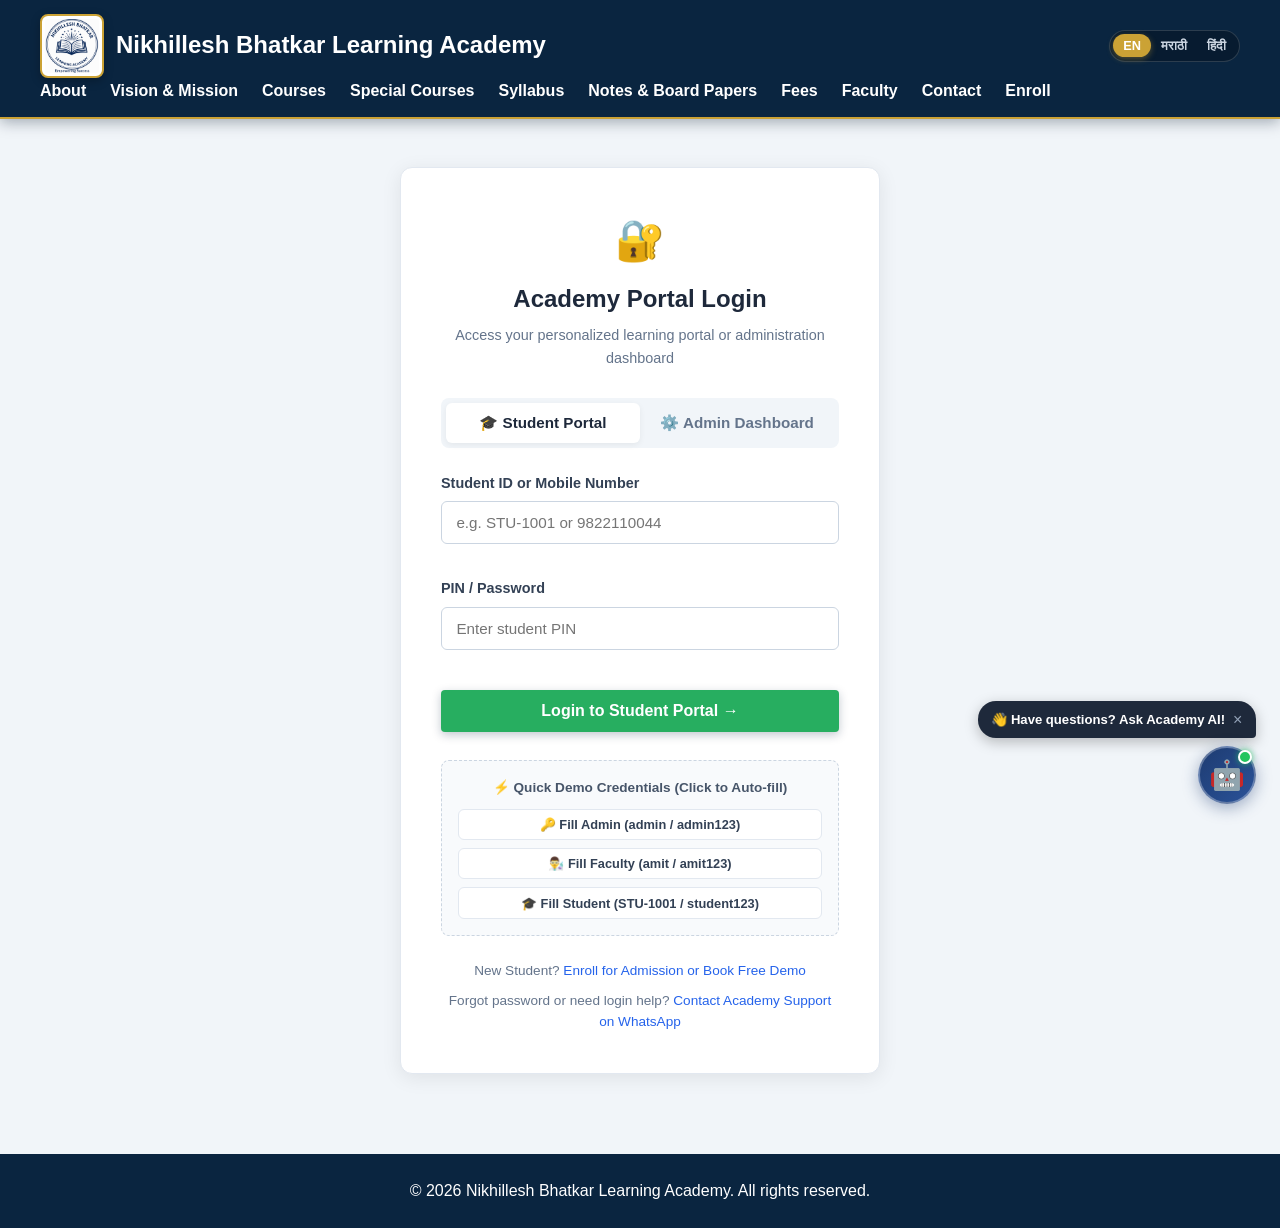
<file: admin.html>
<!DOCTYPE html>
<html lang="en">
<head>
  <meta charset="UTF-8">
  <title>Admin Dashboard — Nikhillesh Bhatkar Learning Academy</title>
  <meta name="viewport" content="width=device-width, initial-scale=1.0">
  <link rel="icon" type="image/png" href="logo.png">
  <link rel="stylesheet" href="style.css">
</head>
<body class="dashboard-body">

  <!-- Top Admin Bar -->
  <header class="admin-topbar">
    <div class="admin-topbar-left">
      <button class="sidebar-toggle-btn" id="sidebarToggleBtn" aria-label="Toggle Sidebar">☰</button>
      <img src="logo.png" alt="Academy Logo" class="topbar-logo" onerror="this.style.display='none'">
      <h2>🏛️ Nikhillesh Bhatkar Learning Academy — Admin Panel</h2>
    </div>
    <div class="admin-topbar-right">
      <!-- Multi-Language Switcher -->
      <div class="lang-switcher">
        <button class="lang-btn active" data-lang="en" title="English">EN</button>
        <button class="lang-btn" data-lang="mr" title="मराठी">मराठी</button>
        <button class="lang-btn" data-lang="hi" title="हिंदी">हिंदी</button>
      </div>
      <span class="admin-user-badge">👤 <strong id="adminDisplayName">Nikhillesh Bhatkar</strong> (Admin)</span>
      <a href="index.html" class="btn-topbar-link" target="_blank" title="View Public Website">🌐 View Website</a>
      <button class="btn-logout" id="adminLogoutBtn">Logout 🚪</button>
    </div>
  </header>

  <div class="admin-layout">

    <!-- Sidebar Navigation -->
    <aside class="admin-sidebar" id="adminSidebar">
      <nav class="sidebar-nav">
        <ul>
          <li><button class="nav-item active" data-tab="tab-overview">📊 Dashboard Overview</button></li>
          <li><button class="nav-item" data-tab="tab-students">👨‍🎓 Student Management</button></li>
          <li><button class="nav-item" data-tab="tab-notes">📚 Notes &amp; Formulas</button></li>
          <li><button class="nav-item" data-tab="tab-papers">📝 Board Question Papers</button></li>
          <li><button class="nav-item" data-tab="tab-notices">📢 Notice Board &amp; Alerts</button></li>
          <li><button class="nav-item" data-tab="tab-inquiries">📥 Inquiries &amp; Demo Leads</button></li>
          <li><button class="nav-item" data-tab="tab-settings">⚙️ Settings &amp; Backup</button></li>
          <li><button class="nav-item" data-tab="tab-tests">📈 Test Marks &amp; Reports</button></li>
          <li><button class="nav-item" data-tab="tab-attendance">📋 Attendance Tracker</button></li>
          <li><button class="nav-item" data-tab="tab-doubts">❓ Student Doubt Box</button></li>
          <li><button class="nav-item" data-tab="tab-fees">💰 Fee Receipts &amp; UPI</button></li>
          <li><button class="nav-item" data-tab="tab-timetable">🗓️ Timetable Manager</button></li>
          <li><button class="nav-item" data-tab="tab-toppers">🏆 Hall of Fame</button></li>
          <li><button class="nav-item" data-tab="tab-whatsapp">💬 WhatsApp Alerts</button></li>
        </ul>
      </nav>
      <div class="sidebar-footer">
        <p>Sangameshwar, Maharashtra</p>
        <small>Academy Management v1.0</small>
      </div>
    </aside>

    <!-- Main Content Area -->
    <main class="admin-main">

      <!-- ================= 1. OVERVIEW TAB ================= -->
      <section id="tab-overview" class="admin-tab-content active">
        <div class="section-title-row">
          <h2>📊 Academy Overview &amp; Key Metrics</h2>
          <div class="quick-actions">
            <button class="btn-primary" id="quickAddStudentBtn">+ Add Student</button>
            <button class="btn-primary" id="quickAddNoteBtn">+ Upload Note</button>
            <button class="btn-primary" id="quickAddPaperBtn">+ Upload Paper</button>
            <button class="btn-primary" id="quickAddNoticeBtn">+ Post Notice</button>
          </div>
        </div>

        <!-- Metric Cards -->
        <div class="metric-grid">
          <div class="metric-card">
            <div class="metric-icon">👨‍🎓</div>
            <div class="metric-info">
              <span class="metric-label">Total Enrolled Students</span>
              <h3 id="statTotalStudents">5</h3>
            </div>
          </div>
          <div class="metric-card">
            <div class="metric-icon">📚</div>
            <div class="metric-info">
              <span class="metric-label">Study Notes &amp; Formulas</span>
              <h3 id="statTotalNotes">9</h3>
            </div>
          </div>
          <div class="metric-card">
            <div class="metric-icon">📝</div>
            <div class="metric-info">
              <span class="metric-label">Board Papers &amp; PYQs</span>
              <h3 id="statTotalPapers">14</h3>
            </div>
          </div>
          <div class="metric-card">
            <div class="metric-icon">📢</div>
            <div class="metric-info">
              <span class="metric-label">Active Announcements</span>
              <h3 id="statTotalNotices">3</h3>
            </div>
          </div>
          <div class="metric-card">
            <div class="metric-icon">📥</div>
            <div class="metric-info">
              <span class="metric-label">Pending Inquiries &amp; Demos</span>
              <h3 id="statTotalInquiries">3</h3>
            </div>
          </div>
        </div>

        <!-- Recent Activity 2-Col Grid -->
        <div class="dashboard-split-grid">
          <!-- Recent Inquiries -->
          <div class="dash-card">
            <div class="dash-card-header">
              <h3>📥 Recent Admission Inquiries</h3>
              <button class="btn-link" onclick="switchAdminTab('tab-inquiries')">View All →</button>
            </div>
            <div class="table-responsive">
              <table class="dash-table">
                <thead>
                  <tr>
                    <th>Student / Parent</th>
                    <th>Type</th>
                    <th>Standard</th>
                    <th>Status</th>
                  </tr>
                </thead>
                <tbody id="overviewInquiriesTable"></tbody>
              </table>
            </div>
          </div>

          <!-- Active Announcements -->
          <div class="dash-card">
            <div class="dash-card-header">
              <h3>📢 Active Notice Board</h3>
              <button class="btn-link" onclick="switchAdminTab('tab-notices')">Manage Notices →</button>
            </div>
            <div id="overviewNoticesList" class="overview-notices-container"></div>
          </div>
        </div>
      </section>

      <!-- ================= 2. STUDENTS TAB ================= -->
      <section id="tab-students" class="admin-tab-content">
        <div class="section-title-row">
          <h2>👨‍🎓 Student Directory &amp; Fees Management</h2>
          <div class="action-btn-group">
            <button class="btn-primary" id="openAddStudentModalBtn">+ Add New Student</button>
            <button class="btn-secondary" id="exportStudentsCsvBtn">📥 Export CSV</button>
          </div>
        </div>

        <!-- Student Filters -->
        <div class="table-filter-bar">
          <input type="text" id="studentSearchInput" placeholder="🔍 Search student by name, phone, or ID (e.g. Rahul, STU-1001)...">
          <select id="studentStandardFilter">
            <option value="all">All Standards</option>
            <option value="Standard 8">Standard 8</option>
            <option value="Standard 9">Standard 9</option>
            <option value="Standard 10 (SSC)">Standard 10 (SSC)</option>
            <option value="Standard 12 (HSC)">Standard 12 (HSC)</option>
            <option value="Special: AI & Stock Market">Special Courses</option>
          </select>
          <select id="studentFeeFilter">
            <option value="all">All Fee Status</option>
            <option value="Paid">Fee Paid</option>
            <option value="Pending">Fee Pending</option>
          </select>
        </div>

        <!-- Students Table -->
        <div class="table-responsive">
          <table class="data-table">
            <thead>
              <tr>
                <th>Student ID</th>
                <th>Student Name</th>
                <th>Standard</th>
                <th>Phone</th>
                <th>Parent Name</th>
                <th>Fee Status</th>
                <th>Actions</th>
              </tr>
            </thead>
            <tbody id="studentsTableBody"></tbody>
          </table>
        </div>
      </section>

      <!-- ================= 3. NOTES TAB ================= -->
      <section id="tab-notes" class="admin-tab-content">
        <div class="section-title-row">
          <h2>📚 Study Notes &amp; Learning Materials Repository</h2>
          <button class="btn-primary" id="openAddNoteModalBtn">+ Upload / Add New Note</button>
        </div>

        <!-- Notes Filter -->
        <div class="table-filter-bar">
          <input type="text" id="noteSearchInput" placeholder="🔍 Search notes by topic, chapter, or keyword...">
          <select id="noteStandardFilter">
            <option value="all">All Standards</option>
            <option value="Standard 8">Standard 8</option>
            <option value="Standard 9">Standard 9</option>
            <option value="Standard 10 (SSC)">Standard 10 (SSC)</option>
            <option value="Standard 12 (HSC)">Standard 12 (HSC)</option>
            <option value="Special: Stock Market">Stock Market</option>
            <option value="Special: AI & Generative AI">AI Mastery</option>
          </select>
        </div>

        <!-- Notes Table -->
        <div class="table-responsive">
          <table class="data-table">
            <thead>
              <tr>
                <th>Title</th>
                <th>Standard</th>
                <th>Subject</th>
                <th>Chapter</th>
                <th>File Size</th>
                <th>Date Added</th>
                <th>Actions</th>
              </tr>
            </thead>
            <tbody id="notesTableBody"></tbody>
          </table>
        </div>
      </section>

      <!-- ================= 3B. BOARD QUESTION PAPERS TAB ================= -->
      <section id="tab-papers" class="admin-tab-content">
        <div class="section-title-row">
          <h2>📝 Maharashtra Board Question Papers &amp; Solutions</h2>
          <button class="btn-primary" id="openAddPaperModalBtn">+ Upload New Question Paper</button>
        </div>

        <!-- Papers Filter -->
        <div class="table-filter-bar">
          <input type="text" id="paperSearchInput" placeholder="🔍 Search papers by year, subject, type, or title...">
          <select id="paperStandardFilter">
            <option value="all">All Standards</option>
            <option value="Standard 10 (SSC)">Standard 10 (SSC)</option>
            <option value="Standard 12 (HSC)">Standard 12 (HSC)</option>
            <option value="Standard 9">Standard 9</option>
            <option value="Standard 8">Standard 8</option>
            <option value="Special: Stock Market">Stock Market</option>
            <option value="Special: AI & Generative AI">AI Mastery</option>
          </select>
          <select id="paperTypeFilter">
            <option value="all">All Paper Categories</option>
            <option value="Board PYQ">Board PYQ (Past Exam)</option>
            <option value="Model Paper">Model Paper / Mock</option>
            <option value="SCERT Question Bank">SCERT Question Bank</option>
          </select>
        </div>

        <!-- Papers Table -->
        <div class="table-responsive">
          <table class="data-table">
            <thead>
              <tr>
                <th>Title &amp; Subject</th>
                <th>Standard</th>
                <th>Year / Session</th>
                <th>Type</th>
                <th>Marks</th>
                <th>Solution Key</th>
                <th>Actions</th>
              </tr>
            </thead>
            <tbody id="papersTableBody"></tbody>
          </table>
        </div>
      </section>

      <!-- ================= 4. NOTICES TAB ================= -->
      <section id="tab-notices" class="admin-tab-content">
        <div class="section-title-row">
          <h2>📢 Notice Board &amp; Announcements Broadcast</h2>
        </div>

        <div class="dashboard-split-grid">
          <!-- Create Notice Form -->
          <div class="dash-card">
            <h3>Post New Announcement</h3>
            <form id="createNoticeForm" class="admin-form">
              <div class="form-group">
                <label for="noticeTitle">Notice Headline / Title <span class="required">*</span></label>
                <input type="text" id="noticeTitle" placeholder="e.g. Special Revision Test for SSC Maths" required>
              </div>
              <div class="form-group">
                <label for="noticeCategory">Category</label>
                <select id="noticeCategory">
                  <option value="Exam Alert">Exam Alert</option>
                  <option value="Workshop">Special Workshop</option>
                  <option value="Holiday">Holiday Announcement</option>
                  <option value="General">General Announcement</option>
                </select>
              </div>
              <div class="form-group">
                <label for="noticeContent">Notice Details / Instructions <span class="required">*</span></label>
                <textarea id="noticeContent" rows="4" placeholder="Enter detailed notice message for students..." required></textarea>
              </div>
              <button type="submit" class="btn-primary">📢 Publish Notice Now</button>
            </form>
          </div>

          <!-- Active Notices List -->
          <div class="dash-card">
            <h3>Currently Active Notices</h3>
            <div id="activeNoticesManagerList" class="active-notices-manager"></div>
          </div>
        </div>
      </section>

      <!-- ================= 5. INQUIRIES TAB ================= -->
      <section id="tab-inquiries" class="admin-tab-content">
        <div class="section-title-row">
          <h2>📥 Admission Inquiries &amp; Free Demo Class Bookings</h2>
          <button class="btn-secondary" id="exportInquiriesCsvBtn">📥 Export Leads</button>
        </div>

        <div class="table-responsive">
          <table class="data-table">
            <thead>
              <tr>
                <th>Date</th>
                <th>Name</th>
                <th>Phone</th>
                <th>Email</th>
                <th>Standard / Course</th>
                <th>Type</th>
                <th>Status</th>
                <th>Quick Actions</th>
              </tr>
            </thead>
            <tbody id="inquiriesTableBody"></tbody>
          </table>
        </div>
      </section>

      <!-- ================= 6. SETTINGS TAB ================= -->
      <section id="tab-settings" class="admin-tab-content">
        <div class="section-title-row">
          <h2>⚙️ Admin Settings &amp; Academy Data Management</h2>
        </div>

        <div class="dashboard-split-grid">
          <!-- Password Change -->
          <div class="dash-card">
            <h3>Change Admin Password</h3>
            <form id="changePasswordForm" class="admin-form">
              <div class="form-group">
                <label for="currentAdminPass">Current Password</label>
                <input type="password" id="currentAdminPass" required>
              </div>
              <div class="form-group">
                <label for="newAdminPass">New Password</label>
                <input type="password" id="newAdminPass" placeholder="At least 6 characters" required>
              </div>
              <div class="form-group">
                <label for="confirmAdminPass">Confirm New Password</label>
                <input type="password" id="confirmAdminPass" required>
              </div>
              <button type="submit" class="btn-primary">Update Password</button>
            </form>
          </div>

          <!-- Backup & Restore -->
          <div class="dash-card">
            <h3>Data Backup &amp; Recovery</h3>
            <p>Export all students, notes, inquiries, and notices as a portable JSON file, or restore from a previous backup.</p>
            <div class="backup-btn-stack">
              <button class="btn-primary" id="downloadBackupBtn">💾 Download Complete Academy Backup (JSON)</button>
              <div class="restore-box">
                <label for="restoreFileInput"><strong>Restore Data from JSON File:</strong></label>
                <input type="file" id="restoreFileInput" accept=".json">
              </div>
              <button class="btn-danger" id="resetDefaultDataBtn">⚠️ Reset to Demo Initial Data</button>
            </div>
          </div>
        </div>
      </section>

      <!-- ================= 7. TEST MARKS & REPORT CARDS ================= -->
      <section id="tab-tests" class="admin-tab-content">
        <div class="section-title-row">
          <h2>📈 Student Test Marks &amp; Report Cards</h2>
          <button class="btn-primary" id="openAddTestBtn">+ Add Test Result</button>
        </div>
        <div class="table-filter-bar">
          <input type="text" id="testSearchInput" placeholder="🔍 Search by student name or test title...">
          <select id="testStandardFilter">
            <option value="all">All Standards</option>
            <option value="Standard 8">Standard 8</option>
            <option value="Standard 9">Standard 9</option>
            <option value="Standard 10 (SSC)">Standard 10 (SSC)</option>
            <option value="Standard 12 (HSC)">Standard 12 (HSC)</option>
            <option value="Special">Special Courses</option>
          </select>
        </div>
        <div class="table-responsive">
          <table class="data-table">
            <thead>
              <tr>
                <th>Student</th>
                <th>Standard</th>
                <th>Test / Exam</th>
                <th>Subject</th>
                <th>Date</th>
                <th>Marks</th>
                <th>Grade</th>
                <th>Actions</th>
              </tr>
            </thead>
            <tbody id="testsTableBody"></tbody>
          </table>
        </div>
      </section>

      <!-- ================= 8. ATTENDANCE TRACKER ================= -->
      <section id="tab-attendance" class="admin-tab-content">
        <div class="section-title-row">
          <h2>📋 Daily Attendance Tracker</h2>
          <button class="btn-primary" id="markTodayAttendanceBtn">📝 Mark Today's Attendance</button>
        </div>
        <div class="table-responsive">
          <table class="data-table">
            <thead>
              <tr>
                <th>Student ID</th>
                <th>Student Name</th>
                <th>Standard</th>
                <th>Total Lectures</th>
                <th>Attended</th>
                <th>Attendance %</th>
                <th>Last Marked</th>
                <th>Today</th>
              </tr>
            </thead>
            <tbody id="attendanceTableBody"></tbody>
          </table>
        </div>
      </section>

      <!-- ================= 9. STUDENT DOUBT BOX ================= -->
      <section id="tab-doubts" class="admin-tab-content">
        <div class="section-title-row">
          <h2>❓ Student Doubt Box &amp; Q&amp;A</h2>
        </div>
        <div class="table-filter-bar">
          <select id="doubtStatusFilter">
            <option value="all">All Doubts</option>
            <option value="Pending">Pending (Unanswered)</option>
            <option value="Resolved">Resolved</option>
          </select>
        </div>
        <div id="doubtsListContainer" class="doubts-container"></div>
      </section>

      <!-- ================= 10. FEE RECEIPTS & UPI ================= -->
      <section id="tab-fees" class="admin-tab-content">
        <div class="section-title-row">
          <h2>💰 Fee Collection, UPI QR &amp; Receipts</h2>
          <div class="action-btn-group">
            <button class="btn-primary" id="openAddReceiptBtn">+ Record Payment</button>
            <button class="btn-secondary" id="exportReceiptsCsvBtn">📥 Export Receipts</button>
          </div>
        </div>

        <div class="dashboard-split-grid">
          <!-- UPI QR Code Card -->
          <div class="dash-card upi-qr-card">
            <h3>📱 Academy UPI QR Code — Scan to Pay</h3>
            <div class="upi-qr-display">
              <div class="upi-qr-placeholder">
                <div class="qr-box-visual">
                  <div style="font-size:80px;text-align:center;">📱</div>
                  <p style="text-align:center;font-weight:bold;margin-top:8px;">Scan with any UPI app</p>
                </div>
                <div class="upi-details-box">
                  <p><strong>UPI ID:</strong> <code>nikhileshbhatkar379@oksbi</code></p>
                  <p><strong>Name:</strong> Nikhillesh Bhatkar</p>
                  <p><strong>Bank:</strong> SBI (State Bank of India)</p>
                  <p style="margin-top:8px;"><small>Accepts: GPay • PhonePe • Paytm • BHIM • Amazon Pay</small></p>
                </div>
              </div>
            </div>
          </div>

          <!-- Recent Receipts -->
          <div class="dash-card">
            <h3>🧾 Recent Fee Receipts</h3>
            <div class="table-responsive">
              <table class="data-table">
                <thead>
                  <tr>
                    <th>Receipt #</th>
                    <th>Student</th>
                    <th>Amount</th>
                    <th>Mode</th>
                    <th>Date</th>
                    <th>Actions</th>
                  </tr>
                </thead>
                <tbody id="receiptsTableBody"></tbody>
              </table>
            </div>
          </div>
        </div>
      </section>

      <!-- ================= 11. TIMETABLE MANAGER ================= -->
      <section id="tab-timetable" class="admin-tab-content">
        <div class="section-title-row">
          <h2>🗓️ Batch Timetable &amp; Lecture Schedule</h2>
          <button class="btn-primary" id="openAddTimetableBtn">+ Add Timetable Entry</button>
        </div>
        <div class="table-responsive">
          <table class="data-table timetable-table">
            <thead>
              <tr>
                <th>Standard / Course</th>
                <th>Days</th>
                <th>Time Slot</th>
                <th>Subjects</th>
                <th>Faculty</th>
                <th>Room</th>
                <th class="text-right">Actions</th>
              </tr>
            </thead>
            <tbody id="timetableTableBody"></tbody>
          </table>
        </div>
      </section>

      <!-- ================= 12. HALL OF FAME ================= -->
      <section id="tab-toppers" class="admin-tab-content">
        <div class="section-title-row">
          <h2>🏆 Hall of Fame — Academy Toppers &amp; Achievements</h2>
          <button class="btn-primary" id="openAddTopperBtn">+ Add Topper</button>
        </div>
        <div id="toppersGalleryAdmin" class="toppers-gallery-grid"></div>
      </section>

      <!-- ================= 13. WHATSAPP QUICK ALERTS ================= -->
      <section id="tab-whatsapp" class="admin-tab-content">
        <div class="section-title-row">
          <h2>💬 1-Click WhatsApp Parent Alerts</h2>
        </div>
        <p class="section-subtitle">Select a student, choose message type, and send pre-filled WhatsApp messages instantly to parents.</p>

        <div class="dashboard-split-grid">
          <div class="dash-card">
            <h3>📱 Quick Alert Sender</h3>
            <div class="admin-form">
              <div class="form-group">
                <label for="waStudentSelect">Select Student</label>
                <select id="waStudentSelect"></select>
              </div>
              <div class="form-group">
                <label>Message Type</label>
                <div class="wa-type-buttons">
                  <button class="btn-wa-type" data-wa-type="fee" onclick="sendWhatsAppAlert('fee')">💰 Fee Due Reminder</button>
                  <button class="btn-wa-type" data-wa-type="test" onclick="sendWhatsAppAlert('test')">📊 Test Marks Alert</button>
                  <button class="btn-wa-type" data-wa-type="absent" onclick="sendWhatsAppAlert('absent')">⚠️ Absence Notice</button>
                  <button class="btn-wa-type" data-wa-type="notice" onclick="sendWhatsAppAlert('notice')">📢 General Notice</button>
                  <button class="btn-wa-type" data-wa-type="custom" onclick="sendWhatsAppAlert('custom')">✏️ Custom Message</button>
                </div>
              </div>
              <div class="form-group" id="customMsgGroup" style="display:none;">
                <label for="waCustomMsg">Custom Message</label>
                <textarea id="waCustomMsg" rows="3" placeholder="Type your custom message here..."></textarea>
              </div>
            </div>
          </div>

          <div class="dash-card">
            <h3>📋 Bulk Alerts — All Parents</h3>
            <div class="wa-bulk-buttons">
              <button class="btn-primary" onclick="sendBulkWhatsAppAlert('fee')">💰 Fee Reminder to All Pending</button>
              <button class="btn-primary" onclick="sendBulkWhatsAppAlert('notice')">📢 Notice Broadcast to All Parents</button>
              <button class="btn-secondary" onclick="sendBulkWhatsAppAlert('welcome')">🎉 Welcome Message to All</button>
            </div>
          </div>
        </div>
      </section>

    </main>
  </div>

  <!-- ================= MODALS ================= -->

  <!-- Add / Edit Student Modal -->
  <div id="studentModal" class="modal-overlay" style="display:none;">
    <div class="modal-card">
      <div class="modal-header">
        <h3 id="studentModalTitle">Add New Student</h3>
        <button class="modal-close" onclick="closeStudentModal()">&times;</button>
      </div>
      <form id="studentModalForm" class="modal-form">
        <input type="hidden" id="modalStudentId">
        <div class="form-group">
          <label for="modalStudentName">Student's Full Name <span class="required">*</span></label>
          <input type="text" id="modalStudentName" placeholder="e.g. Tanmay Kadam" required>
        </div>
        <div class="form-group">
          <label for="modalStudentStandard">Standard / Class <span class="required">*</span></label>
          <select id="modalStudentStandard" required>
            <option value="Standard 8">Standard 8</option>
            <option value="Standard 9">Standard 9</option>
            <option value="Standard 10 (SSC)">Standard 10 (SSC)</option>
            <option value="Standard 12 (HSC)">Standard 12 (HSC)</option>
            <option value="Special: Stock Market">Special: Stock Market</option>
            <option value="Special: AI & Generative AI">Special: AI &amp; Generative AI</option>
            <option value="Special: AI & Stock Market">Special: AI &amp; Stock Market</option>
          </select>
        </div>
        <div class="form-group">
          <label for="modalStudentPhone">Student Phone Number <span class="required">*</span></label>
          <input type="tel" id="modalStudentPhone" placeholder="10-digit number" pattern="[0-9]{10}" required>
        </div>
        <div class="form-group">
          <label for="modalStudentPin">Student Portal PIN / Password <span class="required">*</span></label>
          <input type="text" id="modalStudentPin" value="student123" required>
        </div>
        <div class="form-group">
          <label for="modalParentName">Parent / Guardian Name <span class="required">*</span></label>
          <input type="text" id="modalParentName" placeholder="e.g. Suresh Kadam" required>
        </div>
        <div class="form-group">
          <label for="modalParentPhone">Parent Phone Number</label>
          <input type="tel" id="modalParentPhone" placeholder="10-digit number">
        </div>
        <div class="form-group">
          <label for="modalFeeStatus">Fee Payment Status</label>
          <select id="modalFeeStatus">
            <option value="Paid">Paid</option>
            <option value="Pending">Pending</option>
          </select>
        </div>
        <div class="modal-actions">
          <button type="submit" class="btn-primary">Save Student</button>
          <button type="button" class="btn-secondary" onclick="closeStudentModal()">Cancel</button>
        </div>
      </form>
    </div>
  </div>

  <!-- Add / Edit Note Modal -->
  <div id="noteModal" class="modal-overlay" style="display:none;">
    <div class="modal-card">
      <div class="modal-header">
        <h3 id="noteModalTitle">Upload / Add Study Note</h3>
        <button class="modal-close" onclick="closeNoteModal()">&times;</button>
      </div>
      <form id="noteModalForm" class="modal-form">
        <div class="form-group">
          <label for="modalNoteTitle">Note / Document Title <span class="required">*</span></label>
          <input type="text" id="modalNoteTitle" placeholder="e.g. Class 10 Gravitation & Space Missions Complete Notes" required>
        </div>
        <div class="form-group">
          <label for="modalNoteStandard">Standard / Class <span class="required">*</span></label>
          <select id="modalNoteStandard" required>
            <option value="Standard 8">Standard 8</option>
            <option value="Standard 9">Standard 9</option>
            <option value="Standard 10 (SSC)">Standard 10 (SSC)</option>
            <option value="Standard 12 (HSC)">Standard 12 (HSC)</option>
            <option value="Special: Stock Market">Special: Stock Market</option>
            <option value="Special: AI & Generative AI">Special: AI &amp; Generative AI</option>
          </select>
        </div>
        <div class="form-group">
          <label for="modalNoteSubject">Subject <span class="required">*</span></label>
          <input type="text" id="modalNoteSubject" placeholder="e.g. Science & Technology Part 1" required>
        </div>
        <div class="form-group">
          <label for="modalNoteChapter">Chapter / Module <span class="required">*</span></label>
          <input type="text" id="modalNoteChapter" placeholder="e.g. Chapter 1 & 10" required>
        </div>
        <div class="form-group">
          <label for="modalNoteSize">File Size</label>
          <input type="text" id="modalNoteSize" placeholder="e.g. 2.5 MB" value="2.0 MB">
        </div>
        <div class="form-group">
          <label for="modalNoteDesc">Short Overview / Description <span class="required">*</span></label>
          <textarea id="modalNoteDesc" rows="3" placeholder="Key topics covered, formulas included, and revision points..." required></textarea>
        </div>
        <div class="modal-actions">
          <button type="submit" class="btn-primary">Save Note Material</button>
          <button type="button" class="btn-secondary" onclick="closeNoteModal()">Cancel</button>
        </div>
      </form>
    </div>
  </div>

  <!-- Add / Edit Board Question Paper Modal -->
  <div id="paperModal" class="modal-overlay" style="display:none;">
    <div class="modal-card">
      <div class="modal-header">
        <h3 id="paperModalTitle">Upload / Add Board Question Paper</h3>
        <button class="modal-close" onclick="closePaperModal()">&times;</button>
      </div>
      <form id="paperModalForm" class="modal-form">
        <div class="form-group">
          <label for="modalPaperTitle">Paper Title <span class="required">*</span></label>
          <input type="text" id="modalPaperTitle" placeholder="e.g. Class 10 SSC Mathematics Part 1 March 2024 Board Paper" required>
        </div>
        <div class="form-group">
          <label for="modalPaperStandard">Standard / Class <span class="required">*</span></label>
          <select id="modalPaperStandard" required>
            <option value="Standard 10 (SSC)">Standard 10 (SSC)</option>
            <option value="Standard 12 (HSC)">Standard 12 (HSC)</option>
            <option value="Standard 9">Standard 9</option>
            <option value="Standard 8">Standard 8</option>
            <option value="Special: Stock Market">Special: Stock Market</option>
            <option value="Special: AI & Generative AI">Special: AI &amp; Generative AI</option>
          </select>
        </div>
        <div class="form-group">
          <label for="modalPaperSubject">Subject <span class="required">*</span></label>
          <input type="text" id="modalPaperSubject" placeholder="e.g. Mathematics Part 1 (Algebra)" required>
        </div>
        <div class="form-row-2">
          <div class="form-group">
            <label for="modalPaperYear">Year / Session <span class="required">*</span></label>
            <input type="text" id="modalPaperYear" placeholder="e.g. March 2024" required>
          </div>
          <div class="form-group">
            <label for="modalPaperType">Paper Category <span class="required">*</span></label>
            <select id="modalPaperType" required>
              <option value="Board PYQ">Board PYQ (Past Exam)</option>
              <option value="Model Paper">Model Paper / Preliminary Mock</option>
              <option value="SCERT Question Bank">SCERT Official Question Bank</option>
            </select>
          </div>
        </div>
        <div class="form-row-2">
          <div class="form-group">
            <label for="modalPaperMarks">Total Marks</label>
            <input type="text" id="modalPaperMarks" placeholder="e.g. 40 Marks" value="40 Marks">
          </div>
          <div class="form-group">
            <label for="modalPaperDuration">Duration</label>
            <input type="text" id="modalPaperDuration" placeholder="e.g. 2 Hours" value="2 Hours">
          </div>
        </div>
        <div class="form-group">
          <label for="modalPaperDesc">Description &amp; Key Topics Included <span class="required">*</span></label>
          <textarea id="modalPaperDesc" rows="3" placeholder="Official board examination question paper with worked-out solutions and marking scheme..." required></textarea>
        </div>
        <div class="modal-actions">
          <button type="submit" class="btn-primary">Save Question Paper</button>
          <button type="button" class="btn-secondary" onclick="closePaperModal()">Cancel</button>
        </div>
      </form>
    </div>
  </div>

  <!-- Add Test Result Modal -->
  <div id="testModal" class="modal-overlay" style="display:none;">
    <div class="modal-card">
      <div class="modal-header">
        <h3>Add Test / Exam Result</h3>
        <button class="modal-close" onclick="document.getElementById('testModal').style.display='none'">&times;</button>
      </div>
      <form id="testModalForm" class="modal-form">
        <div class="form-group">
          <label for="modalTestStudent">Student <span class="required">*</span></label>
          <select id="modalTestStudent" required></select>
        </div>
        <div class="form-group">
          <label for="modalTestTitle">Test / Exam Title <span class="required">*</span></label>
          <input type="text" id="modalTestTitle" placeholder="e.g. Chapter 1: Linear Equations Unit Test" required>
        </div>
        <div class="form-group">
          <label for="modalTestSubject">Subject <span class="required">*</span></label>
          <input type="text" id="modalTestSubject" placeholder="e.g. Mathematics Part 1 (Algebra)" required>
        </div>
        <div class="form-group">
          <label for="modalTestDate">Test Date</label>
          <input type="date" id="modalTestDate" required>
        </div>
        <div class="form-group">
          <label for="modalTestTotal">Total Marks <span class="required">*</span></label>
          <input type="number" id="modalTestTotal" placeholder="e.g. 40" required>
        </div>
        <div class="form-group">
          <label for="modalTestObtained">Marks Obtained <span class="required">*</span></label>
          <input type="number" id="modalTestObtained" placeholder="e.g. 36" required>
        </div>
        <div class="form-group">
          <label for="modalTestRemarks">Teacher's Remarks</label>
          <textarea id="modalTestRemarks" rows="2" placeholder="e.g. Good attempt. Practice more numericals."></textarea>
        </div>
        <div class="modal-actions">
          <button type="submit" class="btn-primary">Save Test Result</button>
          <button type="button" class="btn-secondary" onclick="document.getElementById('testModal').style.display='none'">Cancel</button>
        </div>
      </form>
    </div>
  </div>

  <!-- Add Receipt Modal -->
  <div id="receiptModal" class="modal-overlay" style="display:none;">
    <div class="modal-card">
      <div class="modal-header">
        <h3>Record Fee Payment</h3>
        <button class="modal-close" onclick="document.getElementById('receiptModal').style.display='none'">&times;</button>
      </div>
      <form id="receiptModalForm" class="modal-form">
        <div class="form-group">
          <label for="modalReceiptStudent">Student <span class="required">*</span></label>
          <select id="modalReceiptStudent" required></select>
        </div>
        <div class="form-group">
          <label for="modalReceiptAmount">Amount (₹) <span class="required">*</span></label>
          <input type="number" id="modalReceiptAmount" placeholder="e.g. 1000" required>
        </div>
        <div class="form-group">
          <label for="modalReceiptTerm">Payment Term / Description <span class="required">*</span></label>
          <input type="text" id="modalReceiptTerm" placeholder="e.g. Month of October 2026" required>
        </div>
        <div class="form-group">
          <label for="modalReceiptMode">Payment Mode</label>
          <select id="modalReceiptMode">
            <option value="UPI (GPay)">UPI (GPay)</option>
            <option value="UPI (PhonePe)">UPI (PhonePe)</option>
            <option value="UPI (Paytm)">UPI (Paytm)</option>
            <option value="UPI (BHIM)">UPI (BHIM)</option>
            <option value="Cash">Cash</option>
            <option value="Bank Transfer">Bank Transfer</option>
          </select>
        </div>
        <div class="form-group">
          <label for="modalReceiptTxnId">Transaction / Reference ID</label>
          <input type="text" id="modalReceiptTxnId" placeholder="e.g. UPI/261001/982211">
        </div>
        <div class="modal-actions">
          <button type="submit" class="btn-primary">Save Receipt &amp; Mark Paid</button>
          <button type="button" class="btn-secondary" onclick="document.getElementById('receiptModal').style.display='none'">Cancel</button>
        </div>
      </form>
    </div>
  </div>

  <!-- Add Topper Modal -->
  <div id="topperModal" class="modal-overlay" style="display:none;">
    <div class="modal-card">
      <div class="modal-header">
        <h3>Add Topper / Achievement</h3>
        <button class="modal-close" onclick="document.getElementById('topperModal').style.display='none'">&times;</button>
      </div>
      <form id="topperModalForm" class="modal-form">
        <div class="form-group">
          <label for="modalTopperName">Student Name <span class="required">*</span></label>
          <input type="text" id="modalTopperName" placeholder="e.g. Sayali Sawant" required>
        </div>
        <div class="form-group">
          <label for="modalTopperScore">Score / Percentage <span class="required">*</span></label>
          <input type="text" id="modalTopperScore" placeholder="e.g. 96.4%" required>
        </div>
        <div class="form-group">
          <label for="modalTopperExam">Exam Name</label>
          <input type="text" id="modalTopperExam" placeholder="e.g. SSC Board Exam" required>
        </div>
        <div class="form-group">
          <label for="modalTopperYear">Year</label>
          <input type="text" id="modalTopperYear" placeholder="e.g. 2025" required>
        </div>
        <div class="form-group">
          <label for="modalTopperSubjects">Subject Highlights</label>
          <input type="text" id="modalTopperSubjects" placeholder="e.g. Maths: 100/100 • Science: 98/100">
        </div>
        <div class="form-group">
          <label for="modalTopperQuote">Student / Parent Testimonial</label>
          <textarea id="modalTopperQuote" rows="2" placeholder="What the student or parent says about the academy..."></textarea>
        </div>
        <div class="modal-actions">
          <button type="submit" class="btn-primary">Add to Hall of Fame</button>
          <button type="button" class="btn-secondary" onclick="document.getElementById('topperModal').style.display='none'">Cancel</button>
        </div>
      </form>
    </div>
  </div>

  <!-- Doubt Reply Modal -->
  <div id="doubtReplyModal" class="modal-overlay" style="display:none;">
    <div class="modal-card">
      <div class="modal-header">
        <h3>Reply to Student Doubt</h3>
        <button class="modal-close" onclick="document.getElementById('doubtReplyModal').style.display='none'">&times;</button>
      </div>
      <form id="doubtReplyForm" class="modal-form">
        <input type="hidden" id="modalDoubtId">
        <div class="form-group">
          <label>Student's Question:</label>
          <p id="modalDoubtQuestion" style="background:#f0f0f0;padding:12px;border-radius:8px;font-style:italic;"></p>
        </div>
        <div class="form-group">
          <label for="modalDoubtReply">Your Answer / Solution <span class="required">*</span></label>
          <textarea id="modalDoubtReply" rows="4" placeholder="Type your detailed answer or solution with steps..." required></textarea>
        </div>
        <div class="form-group">
          <label for="modalDoubtRepliedBy">Answered By</label>
          <select id="modalDoubtRepliedBy">
            <option value="Nikhillesh Bhatkar Sir">Nikhillesh Bhatkar Sir</option>
            <option value="Amit Pawaskar Sir">Amit Pawaskar Sir</option>
          </select>
        </div>
        <div class="modal-actions">
          <button type="submit" class="btn-primary">Submit Answer</button>
          <button type="button" class="btn-secondary" onclick="document.getElementById('doubtReplyModal').style.display='none'">Cancel</button>
        </div>
      </form>
    </div>
  </div>

  <!-- Print Receipt Modal -->
  <div id="printReceiptModal" class="modal-overlay" style="display:none;">
    <div class="modal-card modal-print-receipt">
      <div class="modal-header">
        <h3>🧾 Fee Receipt — Nikhillesh Bhatkar Learning Academy</h3>
        <button class="modal-close" onclick="document.getElementById('printReceiptModal').style.display='none'">&times;</button>
      </div>
      <div id="printReceiptContent" class="receipt-print-area">
        <!-- Generated receipt content will appear here -->
      </div>
      <div class="modal-actions">
        <button class="btn-primary" onclick="window.print()">🖨️ Print Receipt</button>
        <button class="btn-secondary" onclick="document.getElementById('printReceiptModal').style.display='none'">Close</button>
      </div>
    </div>
  </div>

  <!-- Attendance Marking Modal -->
  <div id="attendanceModal" class="modal-overlay" style="display:none;">
    <div class="modal-card">
      <div class="modal-header">
        <h3>📝 Mark Today's Attendance</h3>
        <button class="modal-close" onclick="document.getElementById('attendanceModal').style.display='none'">&times;</button>
      </div>
      <div class="admin-form">
        <div class="form-group">
          <label for="attendanceDateInput">Date</label>
          <input type="date" id="attendanceDateInput">
        </div>
        <div class="form-group">
          <label for="attendanceTopicInput">Today's Topic / Chapter</label>
          <input type="text" id="attendanceTopicInput" placeholder="e.g. SSC Geometry - Chapter 3 Circle">
        </div>
        <div id="attendanceChecklistContainer" class="attendance-checklist"></div>
        <div class="modal-actions">
          <button class="btn-primary" id="saveAttendanceBtn">✅ Save Attendance</button>
          <button class="btn-secondary" onclick="document.getElementById('attendanceModal').style.display='none'">Cancel</button>
        </div>
      </div>
    </div>
  </div>

  <!-- Scripts -->
  <script src="auth.js"></script>
  <script src="i18n.js"></script>
  <script src="admin.js"></script>
</body>
</html>
</file>
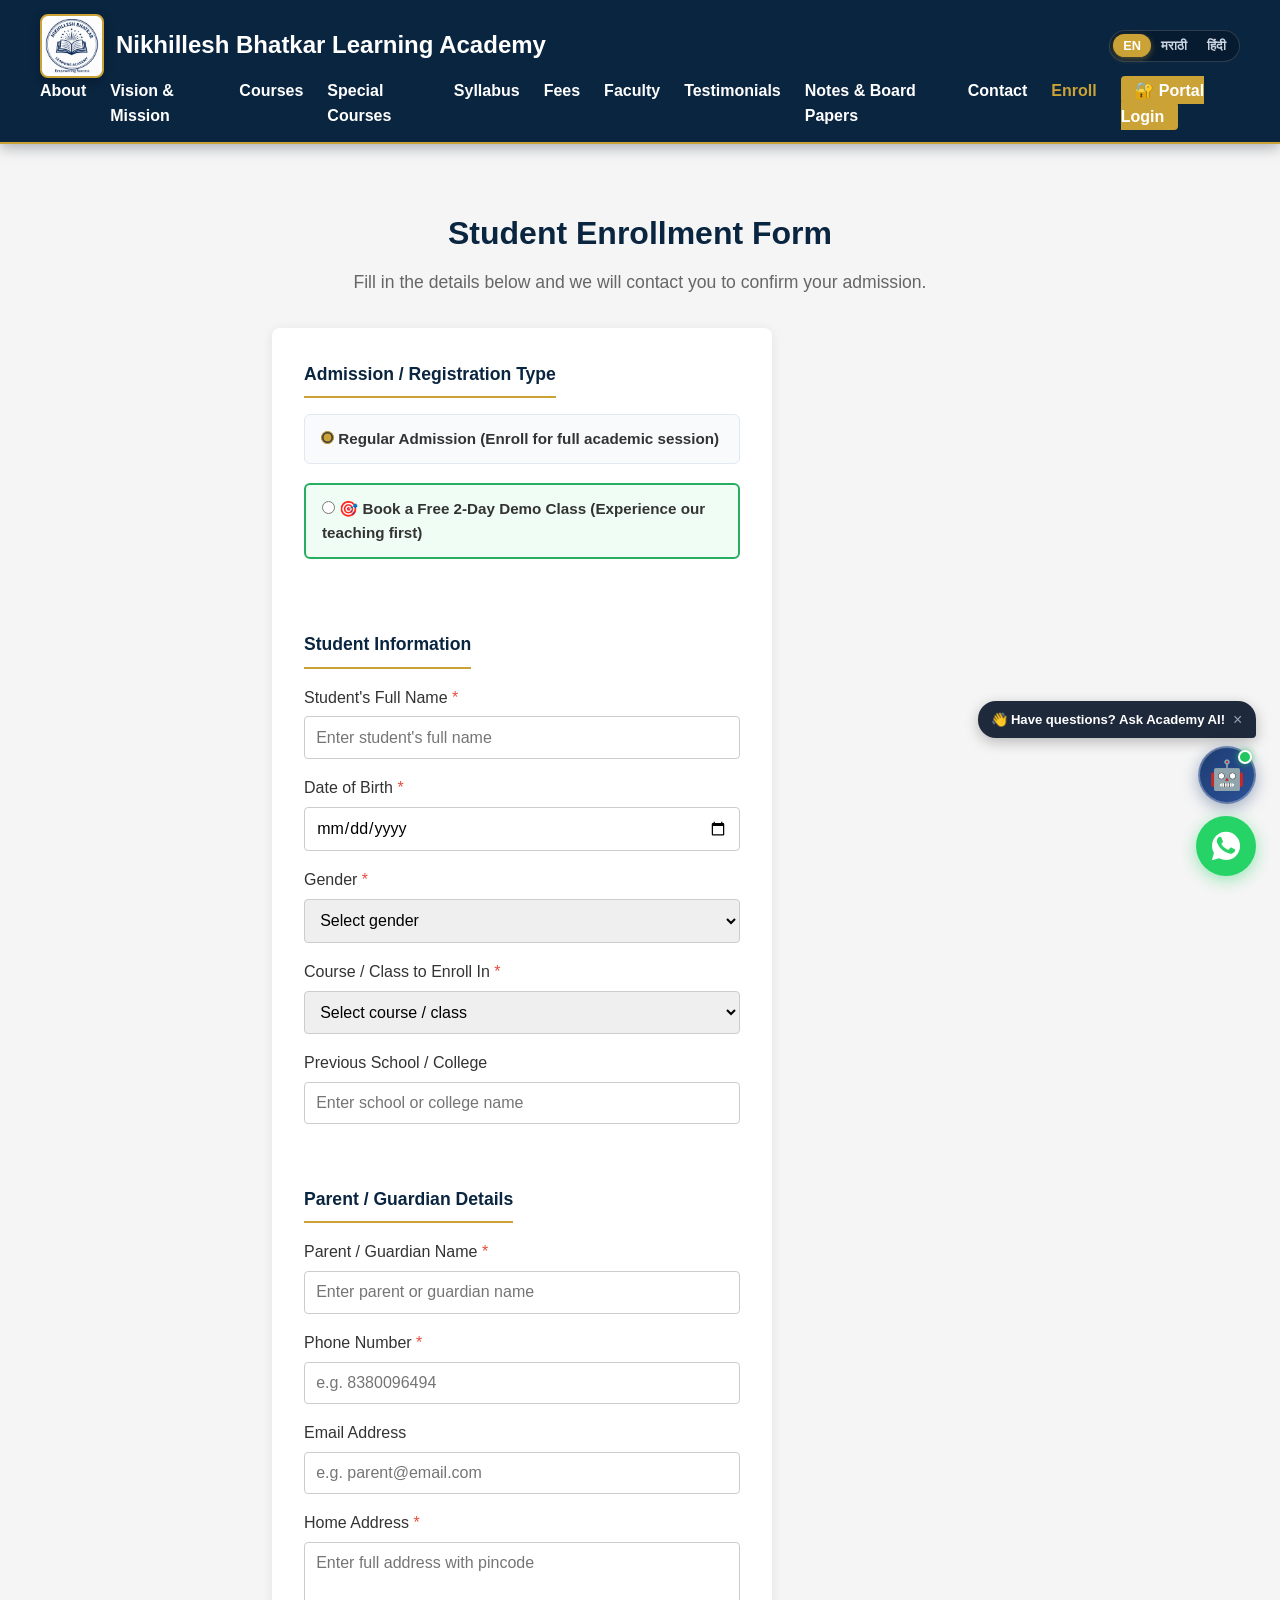
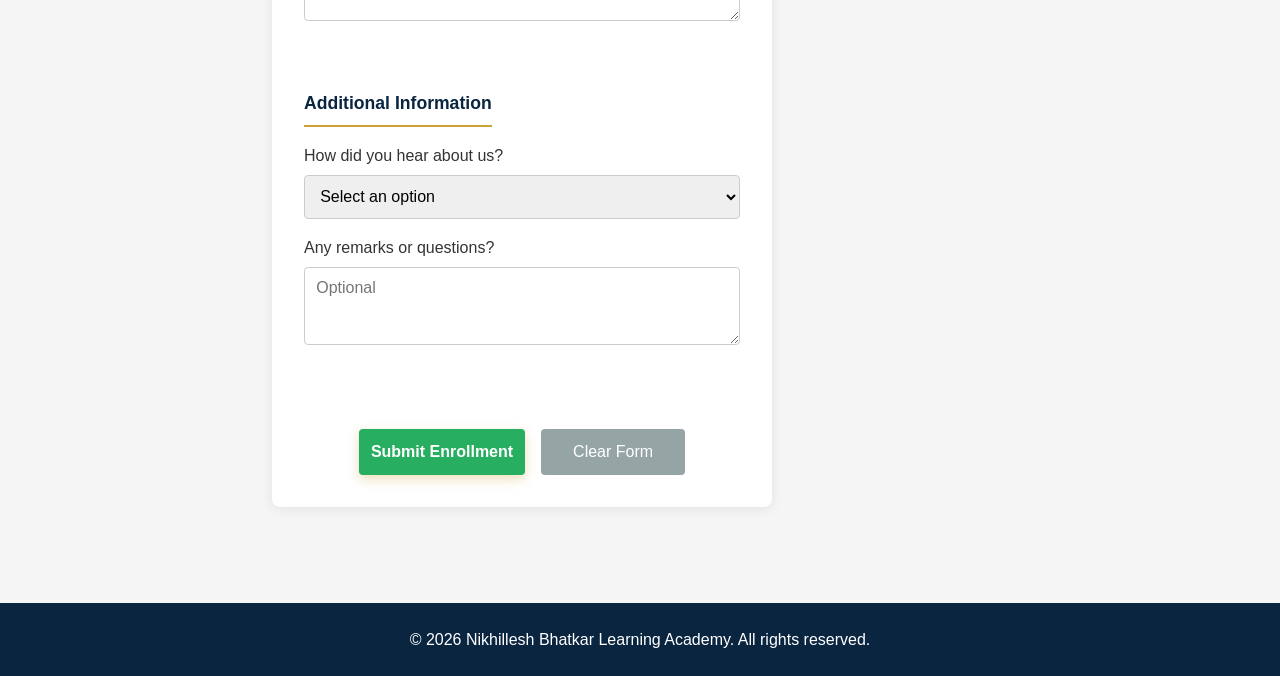
<file: enroll.html>
<!DOCTYPE html>
<html lang="en">
<head>
  <meta charset="UTF-8">
  <title>Enroll — Nikhillesh Bhatkar Learning Academy</title>
  <meta name="viewport" content="width=device-width, initial-scale=1.0">
  <meta name="description" content="Enroll at Nikhillesh Bhatkar Learning Academy. Fill the enrollment form for classes 8, 9, 10 & 12.">
  <link rel="icon" type="image/png" href="logo.png">
  <link rel="stylesheet" href="style.css">
</head>
<body>

  <a href="#main" class="skip-link">Skip to main content</a>

  <!-- Header -->
  <header role="banner">
    <div class="header-inner">
      <div class="logo-area">
        <img src="logo.png" alt="Nikhillesh Bhatkar Learning Academy logo" class="logo-img" onerror="this.style.display='none'">
        <h1><a href="index.html" style="color:#fff;text-decoration:none;">Nikhillesh Bhatkar Learning Academy</a></h1>
      </div>
      <div class="header-right-actions">
        <!-- Multi-Language Switcher -->
        <div class="lang-switcher">
          <button class="lang-btn active" data-lang="en" title="English">EN</button>
          <button class="lang-btn" data-lang="mr" title="मराठी">मराठी</button>
          <button class="lang-btn" data-lang="hi" title="हिंदी">हिंदी</button>
        </div>
        <button class="menu-toggle" aria-label="Toggle navigation menu" aria-expanded="false">&#9776;</button>
      </div>
      <nav role="navigation" aria-label="Main navigation">
        <ul>
          <li><a href="index.html#about" data-i18n="nav_about">About</a></li>
          <li><a href="index.html#vision-mission" data-i18n="nav_vision">Vision &amp; Mission</a></li>
          <li><a href="index.html#grades" data-i18n="nav_courses">Courses</a></li>
          <li><a href="index.html#special-courses" data-i18n="nav_special_courses">Special Courses</a></li>
          <li><a href="index.html#syllabus" data-i18n="nav_syllabus">Syllabus</a></li>
          <li><a href="index.html#fees" data-i18n="nav_fees">Fees</a></li>
          <li><a href="index.html#faculty" data-i18n="nav_faculty">Faculty</a></li>
          <li><a href="index.html#testimonials" data-i18n="nav_testimonials">Testimonials</a></li>
          <li><a href="notes.html" data-i18n="nav_notes">Notes</a></li>
          <li><a href="index.html#contact" data-i18n="nav_contact">Contact</a></li>
          <li><a href="enroll.html" class="nav-active" data-i18n="nav_enroll">Enroll</a></li>
          <li><a href="login.html" class="nav-portal-btn" data-i18n="nav_login">🔐 Portal Login</a></li>
        </ul>
      </nav>
    </div>
  </header>

  <main id="main">

    <section class="content-section enroll-section">
      <h2 data-i18n="enroll_title">Student Enrollment Form</h2>
      <p class="enroll-subtitle" data-i18n="enroll_subtitle">Fill in the details below and we will contact you to confirm your admission.</p>

      <!--
        FormSubmit endpoint connected directly to nikhileshbhatkar379@gmail.com
      -->
      <form id="enrollForm" action="https://formsubmit.co/ajax/nikhileshbhatkar379@gmail.com" method="POST" class="enroll-form">

        <!-- FormSubmit configuration fields -->
        <input type="hidden" name="_subject" value="New Student Enrollment / Demo Booking — Nikhillesh Bhatkar Learning Academy">
        <input type="hidden" name="_template" value="table">
        <input type="hidden" name="_captcha" value="false">

        <fieldset>
          <legend data-i18n="enroll_leg_type">Admission / Registration Type</legend>
          <div class="admission-type-group">
            <label class="radio-label">
              <input type="radio" name="admission_type" value="Full Admission" checked>
              <strong data-i18n="enroll_reg_adm">Regular Admission (Enroll for full academic session)</strong>
            </label>
            <label class="radio-label demo-highlight">
              <input type="radio" name="admission_type" value="Free 2-Day Demo Class" id="radioDemo">
              <strong data-i18n="enroll_demo_adm">🎯 Book a Free 2-Day Demo Class (Experience our teaching first)</strong>
            </label>
          </div>
        </fieldset>

        <fieldset>
          <legend data-i18n="enroll_leg_student">Student Information</legend>

          <label for="studentName"><span data-i18n="enroll_lbl_name">Student's Full Name</span> <span class="required">*</span></label>
          <input type="text" id="studentName" name="student_name" placeholder="Enter student's full name" required aria-required="true">

          <label for="dob"><span data-i18n="enroll_lbl_dob">Date of Birth</span> <span class="required">*</span></label>
          <input type="date" id="dob" name="date_of_birth" required aria-required="true">

          <label for="gender"><span data-i18n="enroll_lbl_gender">Gender</span> <span class="required">*</span></label>
          <select id="gender" name="gender" required aria-required="true">
            <option value="" disabled selected>Select gender</option>
            <option value="Male">Male</option>
            <option value="Female">Female</option>
            <option value="Other">Other</option>
          </select>

          <label for="classSelect"><span data-i18n="enroll_lbl_course">Course / Class to Enroll In</span> <span class="required">*</span></label>
          <select id="classSelect" name="class" required aria-required="true">
            <option value="" disabled selected>Select course / class</option>
            <optgroup label="Academic Courses (Maharashtra State Board)">
              <option value="Standard 8">Standard 8 (₹800/month – 10 months)</option>
              <option value="Standard 9">Standard 9 (₹900/month – 10 months)</option>
              <option value="Standard 10">Standard 10 (₹1,000/month – 10 months)</option>
              <option value="Standard 12">Standard 12 (₹5,000/subject)</option>
            </optgroup>
            <optgroup label="Special Skill Courses">
              <option value="Special: Stock Market Course">Special Course: Stock Market &amp; Financial Markets</option>
              <option value="Special: AI & Generative AI">Special Course: AI &amp; Generative AI Mastery</option>
            </optgroup>
          </select>

          <label for="previousSchool" data-i18n="enroll_lbl_school">Previous School / College</label>
          <input type="text" id="previousSchool" name="previous_school" placeholder="Enter school or college name">
        </fieldset>

        <fieldset>
          <legend data-i18n="enroll_leg_parent">Parent / Guardian Details</legend>

          <label for="parentName"><span data-i18n="enroll_lbl_pname">Parent / Guardian Name</span> <span class="required">*</span></label>
          <input type="text" id="parentName" name="parent_name" placeholder="Enter parent or guardian name" required aria-required="true">

          <label for="parentPhone"><span data-i18n="enroll_lbl_phone">Phone Number</span> <span class="required">*</span></label>
          <input type="tel" id="parentPhone" name="parent_phone" placeholder="e.g. 8380096494" pattern="[0-9]{10}" title="Enter a 10-digit phone number" required aria-required="true">

          <label for="parentEmail" data-i18n="enroll_lbl_email">Email Address</label>
          <input type="email" id="parentEmail" name="parent_email" placeholder="e.g. parent@email.com">

          <label for="address"><span data-i18n="enroll_lbl_address">Home Address</span> <span class="required">*</span></label>
          <textarea id="address" name="address" rows="3" placeholder="Enter full address with pincode" required aria-required="true"></textarea>
        </fieldset>

        <fieldset>
          <legend data-i18n="enroll_leg_extra">Additional Information</legend>

          <label for="howHeard" data-i18n="enroll_lbl_source">How did you hear about us?</label>
          <select id="howHeard" name="how_heard">
            <option value="" disabled selected>Select an option</option>
            <option value="Friend / Family">Friend / Family</option>
            <option value="Social Media">Social Media</option>
            <option value="Newspaper / Flyer">Newspaper / Flyer</option>
            <option value="Google Search">Google Search</option>
            <option value="Other">Other</option>
          </select>

          <label for="remarks" data-i18n="enroll_lbl_remarks">Any remarks or questions?</label>
          <textarea id="remarks" name="remarks" rows="3" placeholder="Optional"></textarea>
        </fieldset>

        <div class="form-actions">
          <button type="submit" class="btn-enroll" data-i18n="enroll_btn_submit">Submit Enrollment</button>
          <button type="reset" class="btn-reset" data-i18n="enroll_btn_clear">Clear Form</button>
        </div>

      </form>

      <!-- Success message (shown after Formspree redirect or JS handling) -->
      <div id="enrollSuccess" class="enroll-success" style="display:none;">
        <h3>✅ Enrollment Submitted!</h3>
        <p>Thank you for enrolling. We will contact you shortly to confirm your admission.</p>
        <a href="index.html" class="btn-back">← Back to Home</a>
      </div>
    </section>

  </main>

  <!-- Floating WhatsApp Chat Button -->
  <a href="https://wa.me/918380096494?text=Hello%20Nikhillesh%20Sir%2C%20I%20would%20like%20to%20inquire%20about%20admissions%20at%20Nikhillesh%20Bhatkar%20Learning%20Academy." class="floating-whatsapp" target="_blank" rel="noopener noreferrer" aria-label="Chat with us on WhatsApp">
    <svg class="whatsapp-icon" viewBox="0 0 24 24" width="32" height="32" fill="currentColor">
      <path d="M12.04 2c-5.46 0-9.91 4.45-9.91 9.91 0 1.75.46 3.45 1.32 4.95L2.05 22l5.25-1.38c1.45.79 3.08 1.21 4.74 1.21 5.46 0 9.91-4.45 9.91-9.91 0-2.65-1.03-5.14-2.9-7.01A9.816 9.816 0 0 0 12.04 2zm5.79 14.07c-.24.68-1.4 1.26-1.95 1.34-.51.08-1.17.11-3.77-.96-3.13-1.29-5.14-4.47-5.3-4.68-.16-.21-1.27-1.69-1.27-3.23 0-1.54.81-2.29 1.1-2.6.29-.31.63-.39.84-.39.21 0 .42.01.6.02.19.01.45-.07.7.54.26.62.89 2.16.97 2.32.08.16.13.35.03.56-.11.21-.16.34-.32.53-.16.19-.34.42-.48.56-.16.16-.33.33-.14.65.19.32.84 1.38 1.8 2.24 1.24 1.11 2.29 1.45 2.61 1.61.32.16.51.13.7-.08.19-.21.81-.94 1.02-1.26.21-.32.42-.27.7-.16.29.11 1.83.86 2.14 1.02.32.16.53.24.6.37.08.13.08.77-.16 1.45z"/>
    </svg>
    <span class="whatsapp-tooltip">Chat with us on WhatsApp</span>
  </a>

  <footer role="contentinfo">
    <p>&copy; <span id="year"></span> Nikhillesh Bhatkar Learning Academy. <span data-i18n="footer_rights">All rights reserved.</span></p>
  </footer>

  <!-- Scripts -->
  <script src="auth.js"></script>
  <script src="i18n.js"></script>
  <script src="chatbot.js"></script>
  <script src="script.js"></script>
  <script>
    // Auto-select Demo option if ?type=demo is in URL
    document.addEventListener('DOMContentLoaded', () => {
      const urlParams = new URLSearchParams(window.location.search);
      if (urlParams.get('type') === 'demo') {
        const demoRadio = document.getElementById('radioDemo');
        if (demoRadio) demoRadio.checked = true;
      }
    });

    // Enrollment form — handle AJAX submission
    const enrollForm = document.getElementById('enrollForm');
    const enrollSuccess = document.getElementById('enrollSuccess');

    if (enrollForm) {
      enrollForm.addEventListener('submit', function(e) {
        e.preventDefault();
        const action = enrollForm.getAttribute('action');
        const submitBtn = enrollForm.querySelector('button[type="submit"]');
        if (submitBtn) {
          submitBtn.disabled = true;
          submitBtn.textContent = 'Submitting...';
        }

        const data = new FormData(enrollForm);

        fetch(action, {
          method: 'POST',
          body: data,
          headers: { 'Accept': 'application/json' }
        })
        .then(response => {
          if (response.ok) {
            // Save to AcademyDB for Admin dashboard visibility
            if (typeof AcademyDB !== 'undefined' && AcademyDB.getInquiries && AcademyDB.saveInquiries) {
              try {
                const inqs = AcademyDB.getInquiries();
                inqs.unshift({
                  id: 'INQ' + Date.now().toString().slice(-4),
                  name: data.get('student_name') || 'New Student',
                  phone: data.get('parent_phone') || '',
                  course: data.get('class') || '',
                  date: new Date().toISOString().split('T')[0],
                  status: 'New',
                  notes: `Type: ${data.get('admission_type') || 'Regular'}, Parent: ${data.get('parent_name') || 'N/A'}`
                });
                AcademyDB.saveInquiries(inqs);
              } catch (e) {
                console.warn('Could not save inquiry to local DB:', e);
              }
            }

            enrollForm.reset();
            enrollForm.style.display = 'none';
            enrollSuccess.style.display = 'block';
            window.scrollTo({ top: enrollSuccess.offsetTop - 100, behavior: 'smooth' });
          } else {
            return response.json().then(json => {
              throw new Error(json.message || 'Submission failed');
            });
          }
        })
        .catch(err => {
          alert('Submission note: If this is your first submission, please verify and activate FormSubmit via the link sent to your email (nikhileshbhatkar379@gmail.com).\n\nDetails: ' + (err.message || 'Please check your connection and try again.'));
        })
        .finally(() => {
          if (submitBtn) {
            submitBtn.disabled = false;
            const lang = (typeof I18n !== 'undefined' && I18n.getCurrentLang) ? I18n.getCurrentLang() : 'en';
            const labels = { en: 'Submit Enrollment', mr: 'प्रवेश अर्ज पाठवा', hi: 'प्रवेश फॉर्म जमा करें' };
            submitBtn.textContent = labels[lang] || 'Submit Enrollment';
          }
        });
      });
    }
  </script>
</body>
</html>
</file>
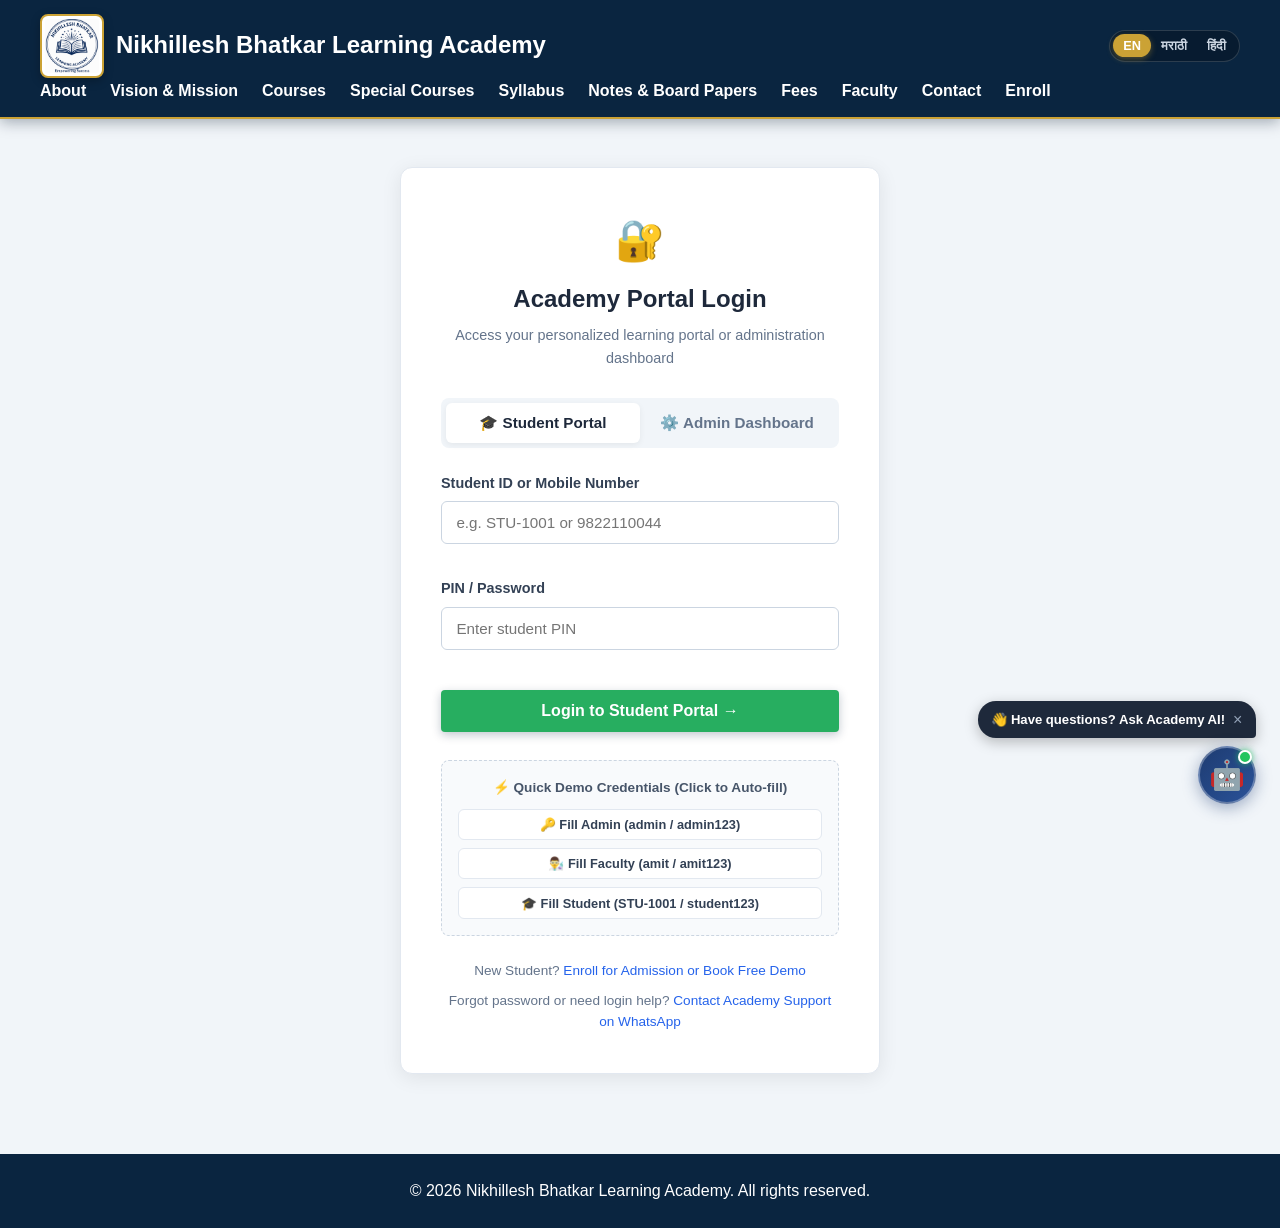
<file: login.html>
<!DOCTYPE html>
<html lang="en">
<head>
  <meta charset="UTF-8">
  <title>Portal Login — Nikhillesh Bhatkar Learning Academy</title>
  <meta name="viewport" content="width=device-width, initial-scale=1.0">
  <meta name="description" content="Student and Admin Portal Login for Nikhillesh Bhatkar Learning Academy.">
  <link rel="icon" type="image/png" href="logo.png">
  <link rel="stylesheet" href="style.css">
</head>
<body class="login-page-body">

  <a href="#main" class="skip-link">Skip to main content</a>

  <!-- Header -->
  <header role="banner">
    <div class="header-inner">
      <div class="logo-area">
        <img src="logo.png" alt="Nikhillesh Bhatkar Learning Academy logo" class="logo-img" onerror="this.style.display='none'">
        <h1><a href="index.html" style="color:#fff;text-decoration:none;">Nikhillesh Bhatkar Learning Academy</a></h1>
      </div>
      <div class="header-right-actions">
        <!-- Multi-Language Switcher -->
        <div class="lang-switcher">
          <button class="lang-btn active" data-lang="en" title="English">EN</button>
          <button class="lang-btn" data-lang="mr" title="मराठी">मराठी</button>
          <button class="lang-btn" data-lang="hi" title="हिंदी">हिंदी</button>
        </div>
        <button class="menu-toggle" aria-label="Toggle navigation menu" aria-expanded="false">&#9776;</button>
      </div>
      <nav role="navigation" aria-label="Main navigation">
        <ul>
          <li><a href="index.html#about" data-i18n="nav_about">About</a></li>
          <li><a href="index.html#vision-mission" data-i18n="nav_vision">Vision &amp; Mission</a></li>
          <li><a href="index.html#grades" data-i18n="nav_courses">Courses</a></li>
          <li><a href="index.html#special-courses" data-i18n="nav_special_courses">Special Courses</a></li>
          <li><a href="index.html#syllabus" data-i18n="nav_syllabus">Syllabus</a></li>
          <li><a href="notes.html" data-i18n="nav_notes">Notes</a></li>
          <li><a href="index.html#fees" data-i18n="nav_fees">Fees</a></li>
          <li><a href="index.html#faculty" data-i18n="nav_faculty">Faculty</a></li>
          <li><a href="index.html#contact" data-i18n="nav_contact">Contact</a></li>
          <li><a href="enroll.html" data-i18n="nav_enroll">Enroll</a></li>
        </ul>
      </nav>
    </div>
  </header>

  <main id="main" class="login-main-wrapper">

    <div class="login-card">
      <div class="login-header">
        <span class="login-icon">🔐</span>
        <h2>Academy Portal Login</h2>
        <p>Access your personalized learning portal or administration dashboard</p>
      </div>

      <!-- Role Selector Tabs -->
      <div class="login-role-tabs" role="tablist">
        <button class="role-tab active" id="tabStudent" role="tab" aria-selected="true" aria-controls="studentLoginForm" data-i18n="login_tab_student">
          🎓 Student Portal
        </button>
        <button class="role-tab" id="tabAdmin" role="tab" aria-selected="false" aria-controls="adminLoginForm" data-i18n="login_tab_admin">
          ⚙️ Admin Dashboard
        </button>
      </div>

      <!-- Error / Alert Banner -->
      <div id="loginAlert" class="login-alert" style="display:none;"></div>

      <!-- Student Login Form -->
      <form id="studentLoginForm" class="login-form active" role="tabpanel" aria-labelledby="tabStudent">
        <div class="form-group">
          <label for="studentId" data-i18n="login_lbl_stuid">Student ID or Registered Phone Number</label>
          <input type="text" id="studentId" name="student_id" placeholder="e.g. STU-1001 or 9822110044" required autocomplete="username">
        </div>

        <div class="form-group">
          <label for="studentPin" data-i18n="login_lbl_stupin">Student PIN / Password</label>
          <input type="password" id="studentPin" name="student_pin" placeholder="Enter student PIN" required autocomplete="current-password">
        </div>

        <button type="submit" class="btn-login-submit" data-i18n="login_btn_student">Login to Student Portal →</button>
      </form>

      <!-- Admin Login Form -->
      <form id="adminLoginForm" class="login-form" role="tabpanel" aria-labelledby="tabAdmin" style="display:none;">
        <div class="form-group">
          <label for="adminUsername" data-i18n="login_lbl_admuser">Admin Username or Email</label>
          <input type="text" id="adminUsername" name="admin_username" placeholder="e.g. admin or nikhileshbhatkar379@gmail.com" required autocomplete="username">
        </div>

        <div class="form-group">
          <label for="adminPassword" data-i18n="login_lbl_admpass">Admin Password</label>
          <input type="password" id="adminPassword" name="admin_password" placeholder="Enter admin password" required autocomplete="current-password">
        </div>

        <button type="submit" class="btn-login-submit btn-admin-submit" data-i18n="login_btn_admin">Login to Admin Dashboard →</button>
      </form>

      <!-- Demo Quick-Fill Helper Box -->
      <div class="demo-credentials-box">
        <h4 data-i18n="login_demo_title">⚡ Quick Demo Credentials (Click to Auto-fill):</h4>
        <div class="demo-btn-group">
          <button type="button" class="btn-demo-fill" id="fillAdminDemo">
            🔑 Fill Admin (admin / admin123)
          </button>
          <button type="button" class="btn-demo-fill" id="fillFacultyDemo">
            👨‍🔬 Fill Faculty (amit / amit123)
          </button>
          <button type="button" class="btn-demo-fill" id="fillStudentDemo">
            🎓 Fill Student (STU-1001 / student123)
          </button>
        </div>
      </div>

      <!-- Help & Links -->
      <div class="login-footer-links">
        <p>New Student? <a href="enroll.html">Enroll for Admission or Book Free Demo</a></p>
        <p>Forgot password or need login help? <a href="https://wa.me/918380096494?text=Hello%20Sir%2C%20I%20need%20help%20with%20my%20Student%20Portal%20Login." target="_blank" rel="noopener noreferrer">Contact Academy Support on WhatsApp</a></p>
      </div>

    </div>

  </main>

  <!-- Footer -->
  <footer role="contentinfo">
    <p>&copy; <span id="year"></span> Nikhillesh Bhatkar Learning Academy. <span data-i18n="footer_rights">All rights reserved.</span></p>
  </footer>

  <!-- Scripts -->
  <script src="auth.js"></script>
  <script src="i18n.js"></script>
  <script src="chatbot.js"></script>
  <script src="script.js"></script>
  <script>
    document.addEventListener('DOMContentLoaded', () => {
      // Check if user is already logged in
      const currentUser = Auth.getCurrentUser();
      if (currentUser) {
        if (currentUser.role === 'admin') {
          window.location.href = 'admin.html';
          return;
        } else if (currentUser.role === 'student') {
          window.location.href = 'student.html';
          return;
        }
      }

      const tabStudent = document.getElementById('tabStudent');
      const tabAdmin = document.getElementById('tabAdmin');
      const studentForm = document.getElementById('studentLoginForm');
      const adminForm = document.getElementById('adminLoginForm');
      const loginAlert = document.getElementById('loginAlert');

      function switchTab(role) {
        loginAlert.style.display = 'none';
        if (role === 'student') {
          tabStudent.classList.add('active');
          tabStudent.setAttribute('aria-selected', 'true');
          tabAdmin.classList.remove('active');
          tabAdmin.setAttribute('aria-selected', 'false');

          studentForm.style.display = 'block';
          adminForm.style.display = 'none';
        } else {
          tabAdmin.classList.add('active');
          tabAdmin.setAttribute('aria-selected', 'true');
          tabStudent.classList.remove('active');
          tabStudent.setAttribute('aria-selected', 'false');

          adminForm.style.display = 'block';
          studentForm.style.display = 'none';
        }
      }

      tabStudent.addEventListener('click', () => switchTab('student'));
      tabAdmin.addEventListener('click', () => switchTab('admin'));

      // Quick Fill Buttons
      document.getElementById('fillAdminDemo').addEventListener('click', () => {
        switchTab('admin');
        document.getElementById('adminUsername').value = 'admin';
        document.getElementById('adminPassword').value = 'admin123';
      });

      document.getElementById('fillFacultyDemo')?.addEventListener('click', () => {
        switchTab('admin');
        document.getElementById('adminUsername').value = 'amit';
        document.getElementById('adminPassword').value = 'amit123';
      });

      document.getElementById('fillStudentDemo').addEventListener('click', () => {
        switchTab('student');
        document.getElementById('studentId').value = 'STU-1001';
        document.getElementById('studentPin').value = 'student123';
      });

      // Student Form Submit
      studentForm.addEventListener('submit', (e) => {
        e.preventDefault();
        loginAlert.style.display = 'none';

        const id = document.getElementById('studentId').value;
        const pin = document.getElementById('studentPin').value;

        const result = Auth.loginStudent(id, pin);
        if (result.success) {
          window.location.href = 'student.html';
        } else {
          loginAlert.textContent = '❌ ' + result.message;
          loginAlert.style.display = 'block';
        }
      });

      // Admin Form Submit
      adminForm.addEventListener('submit', (e) => {
        e.preventDefault();
        loginAlert.style.display = 'none';

        const username = document.getElementById('adminUsername').value;
        const password = document.getElementById('adminPassword').value;

        const result = Auth.loginAdmin(username, password);
        if (result.success) {
          window.location.href = 'admin.html';
        } else {
          loginAlert.textContent = '❌ ' + result.message;
          loginAlert.style.display = 'block';
        }
      });
    });
  </script>
</body>
</html>
</file>
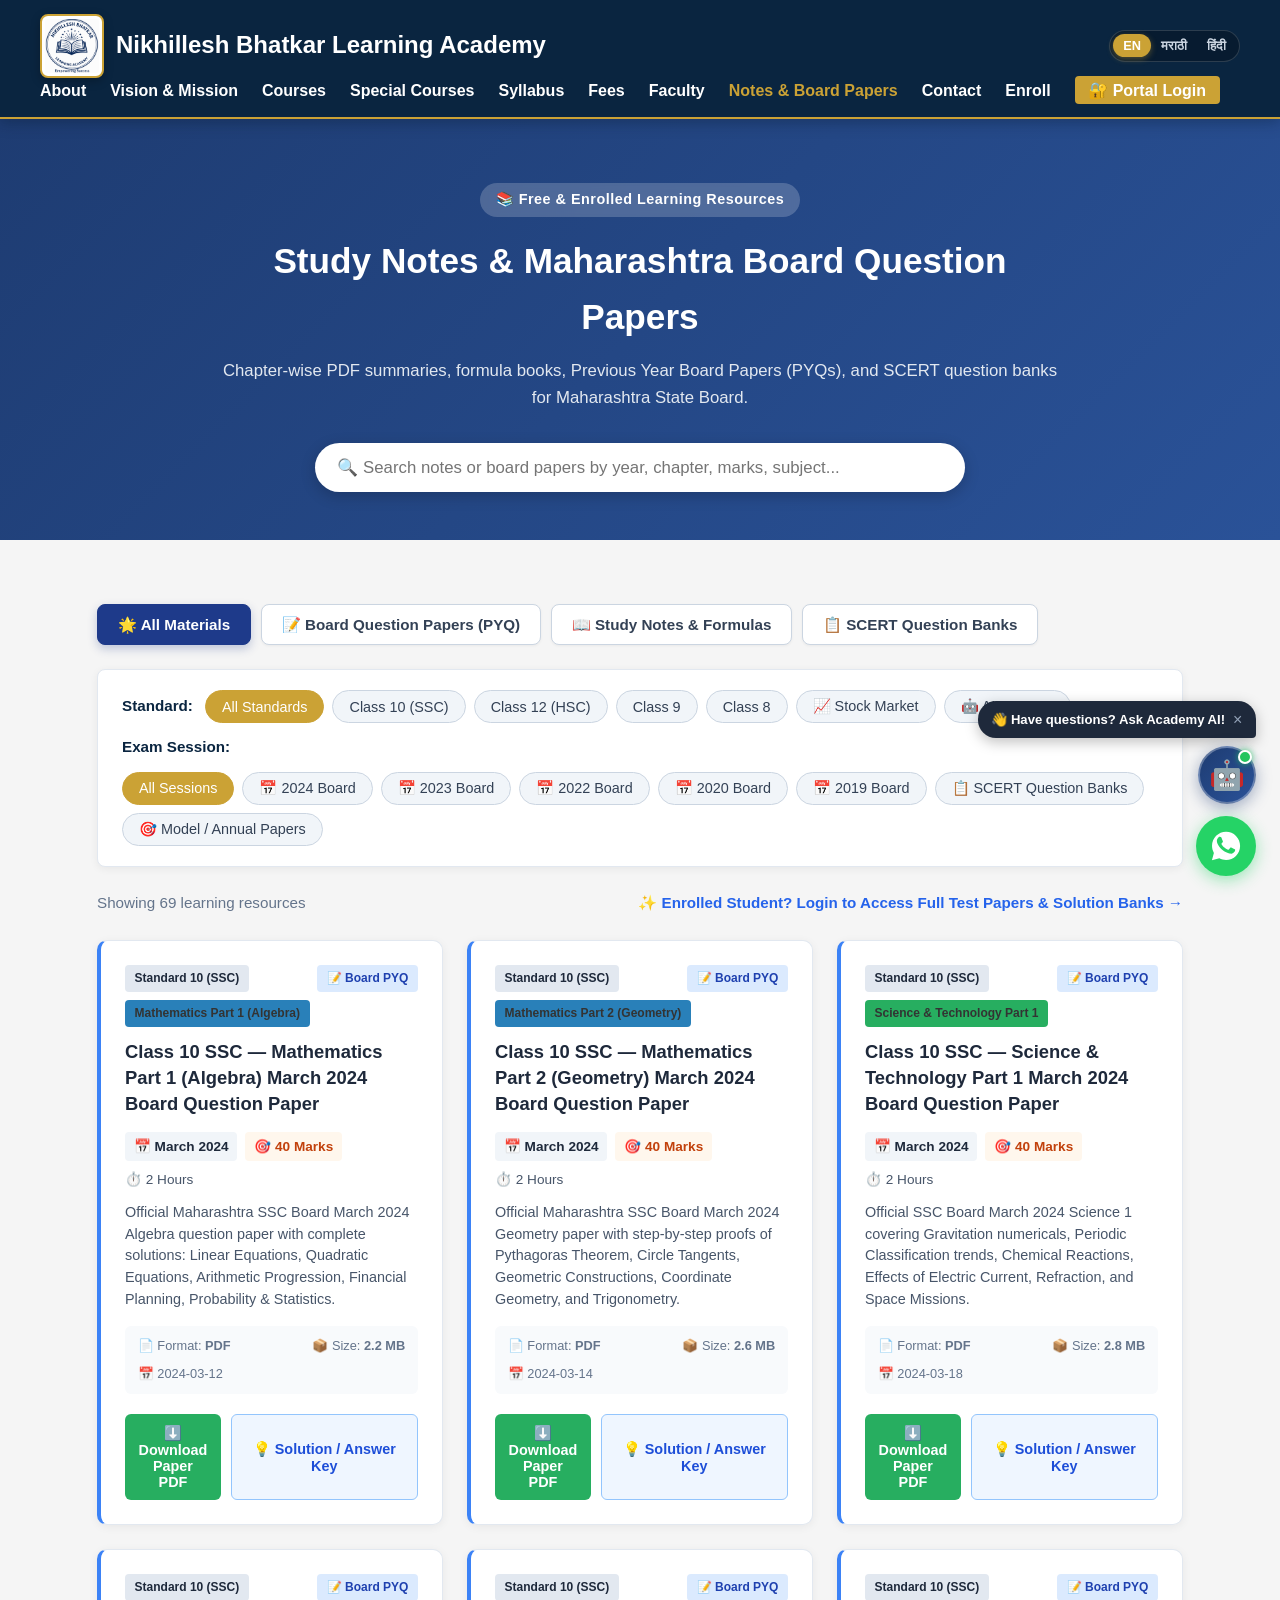
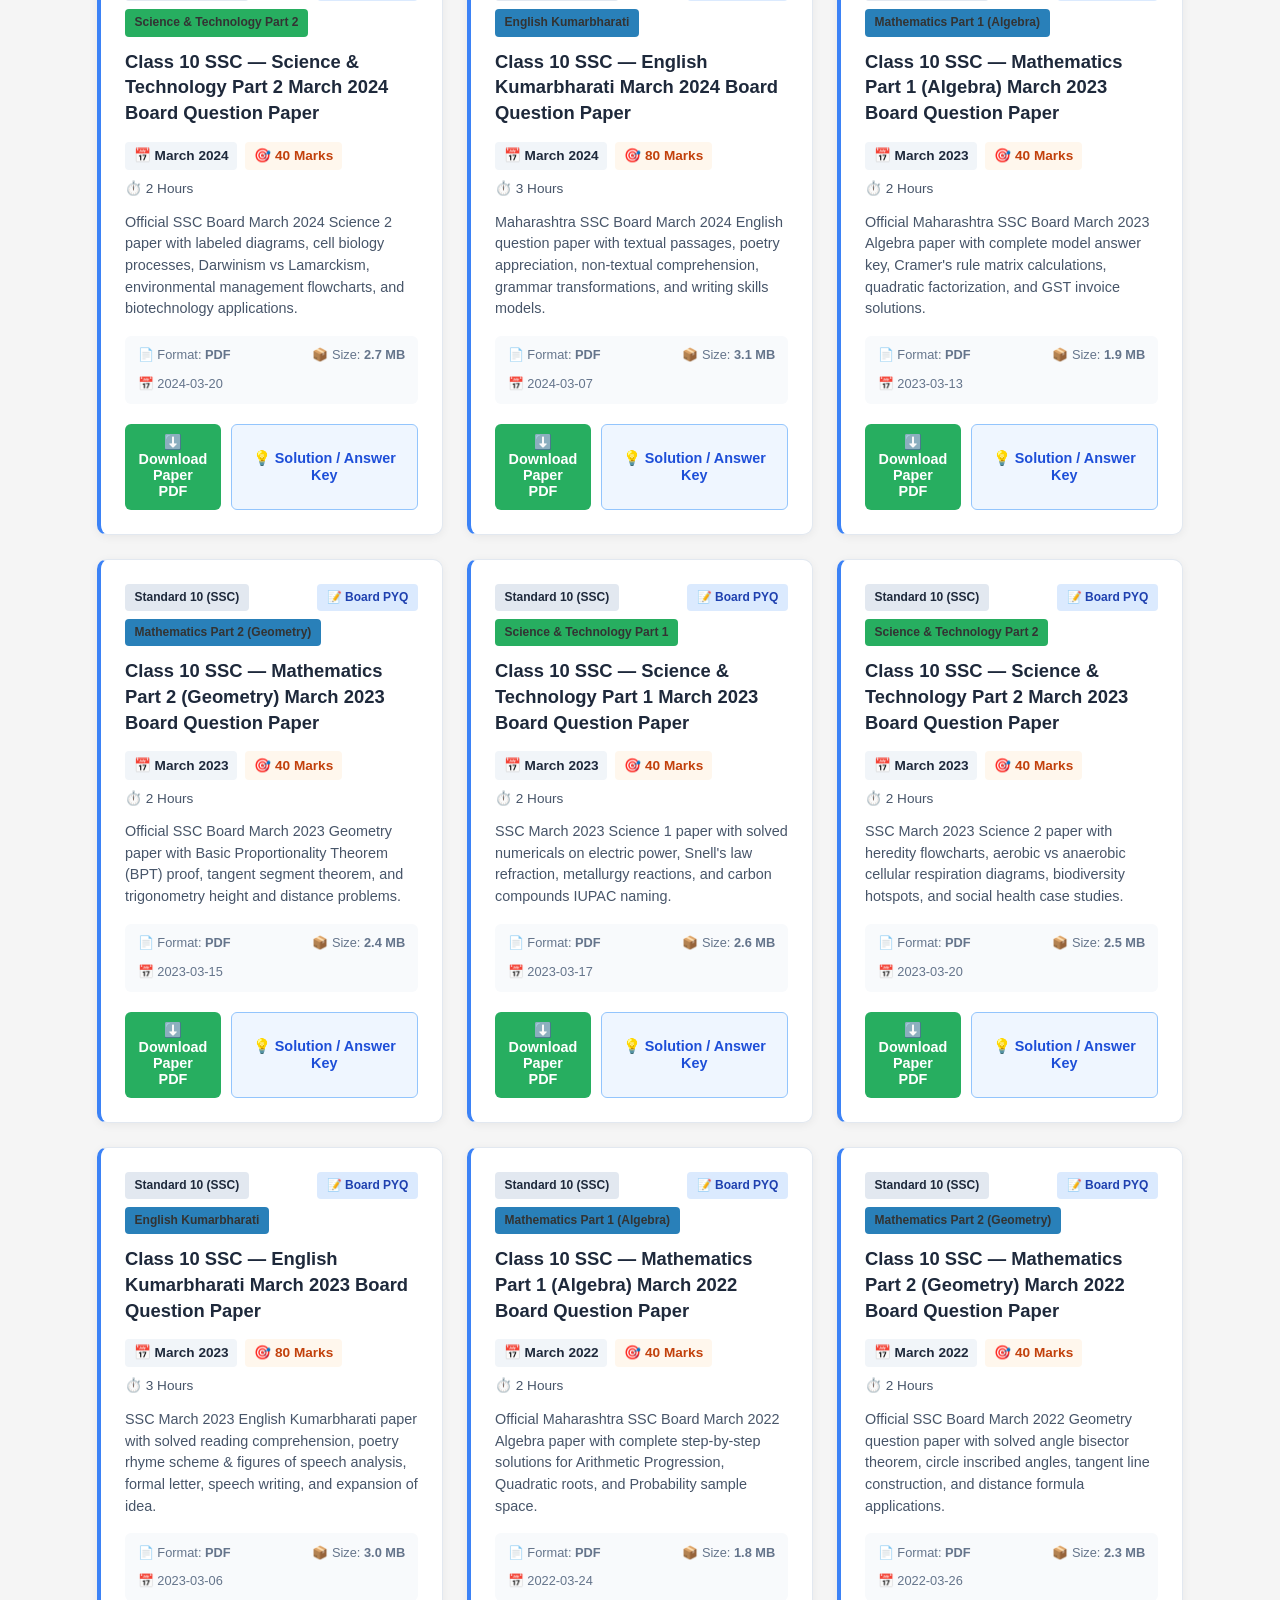
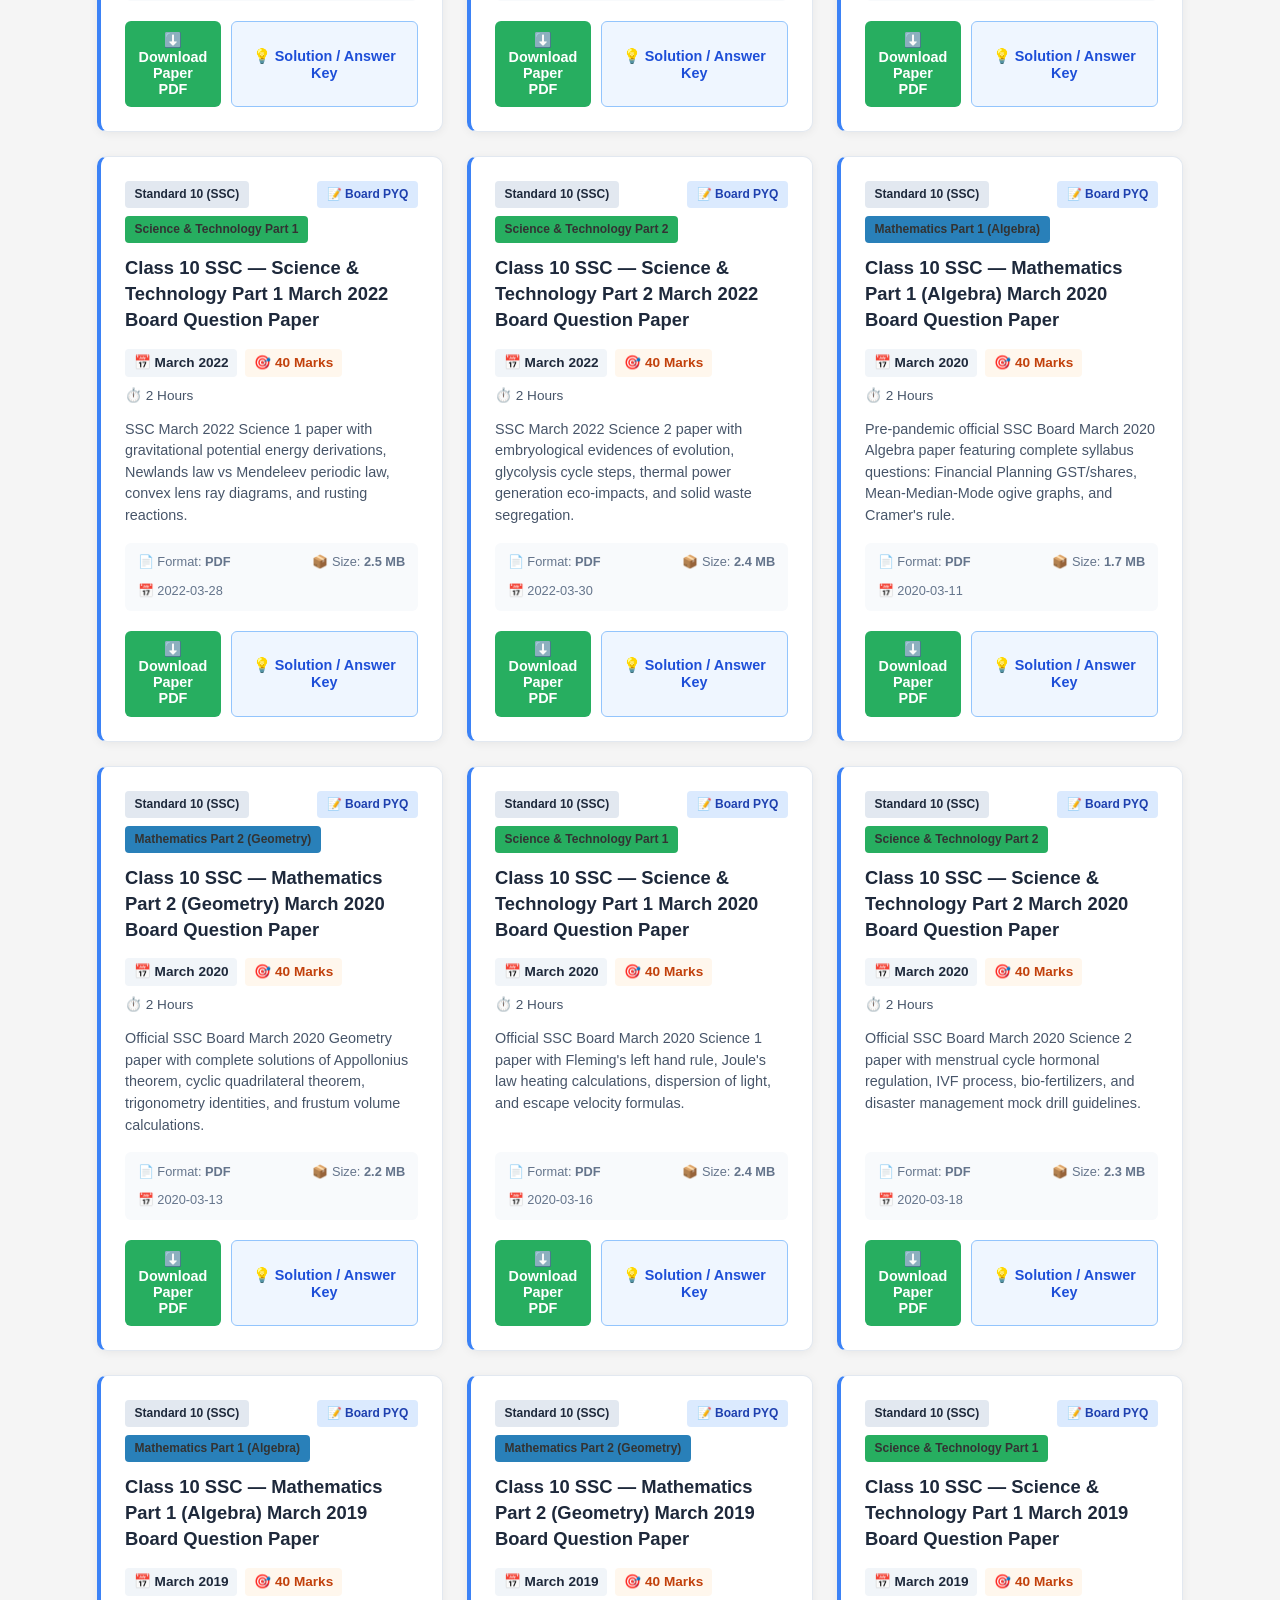
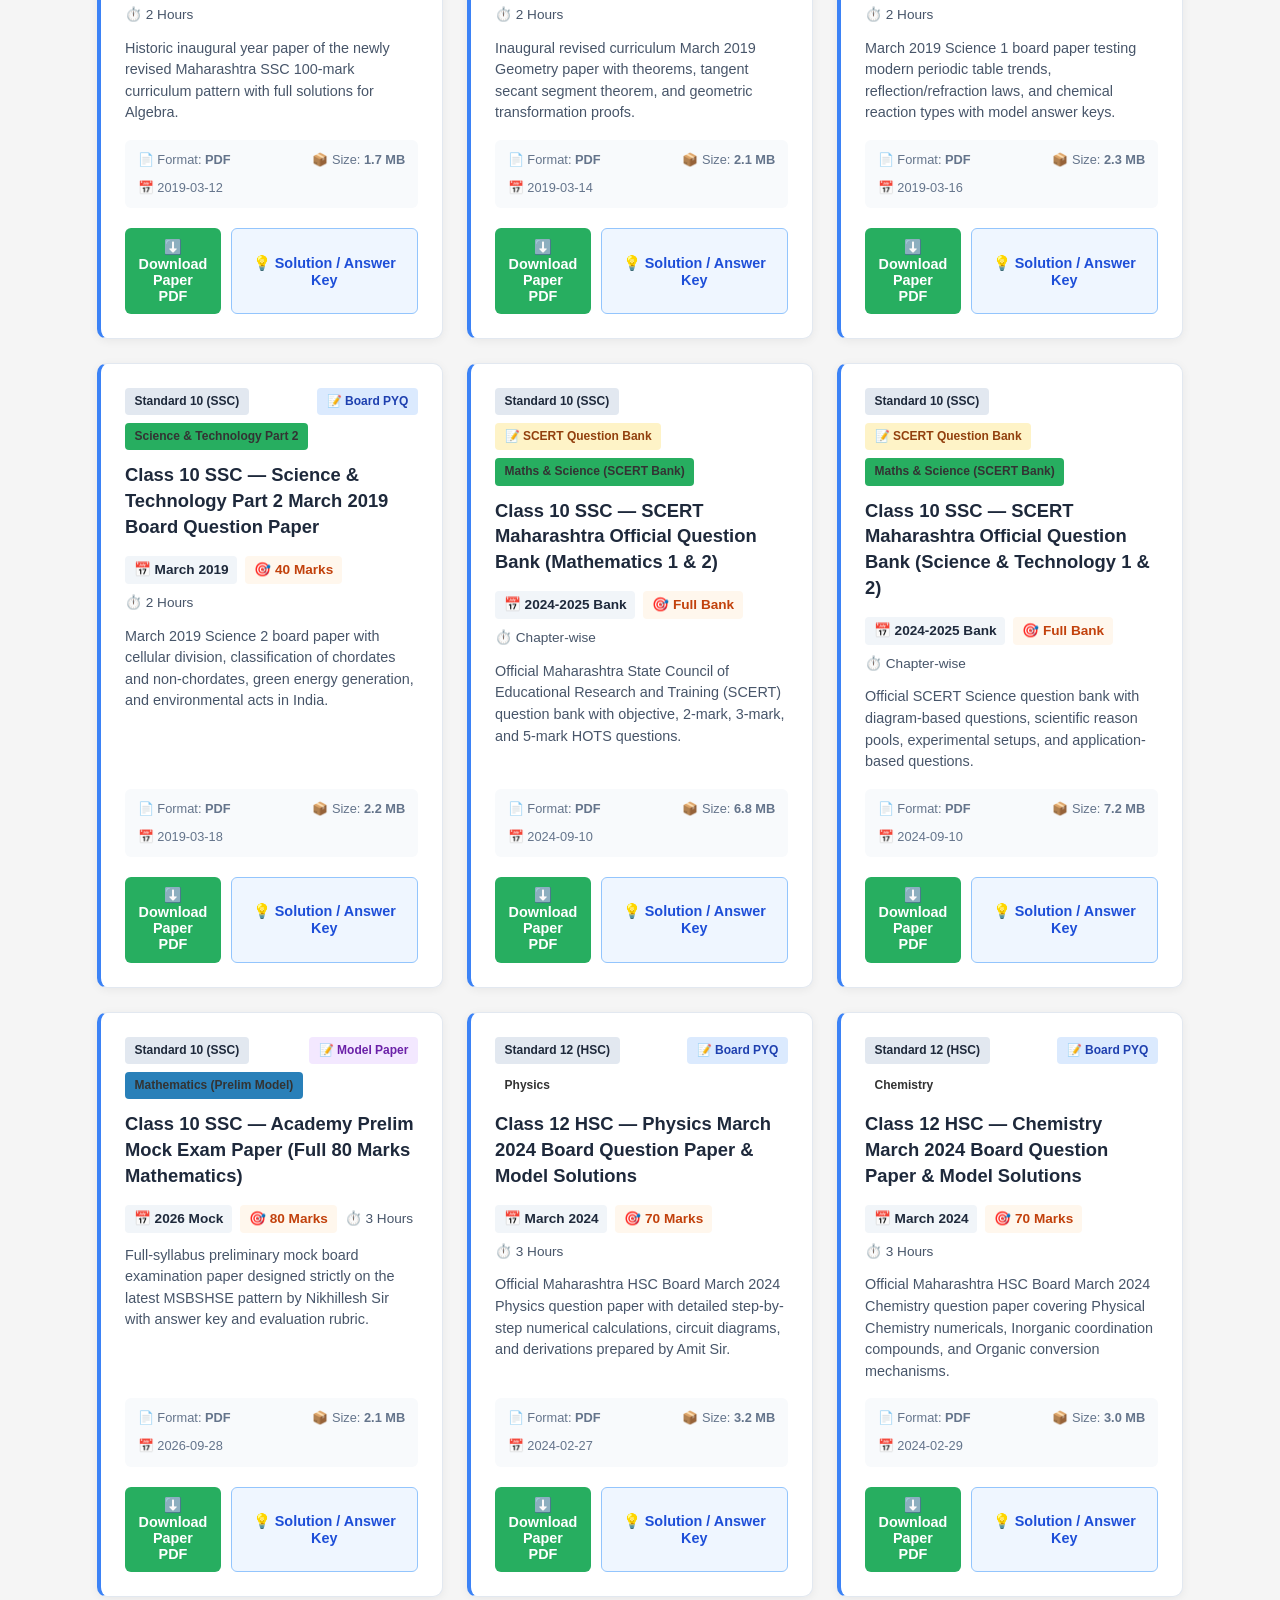
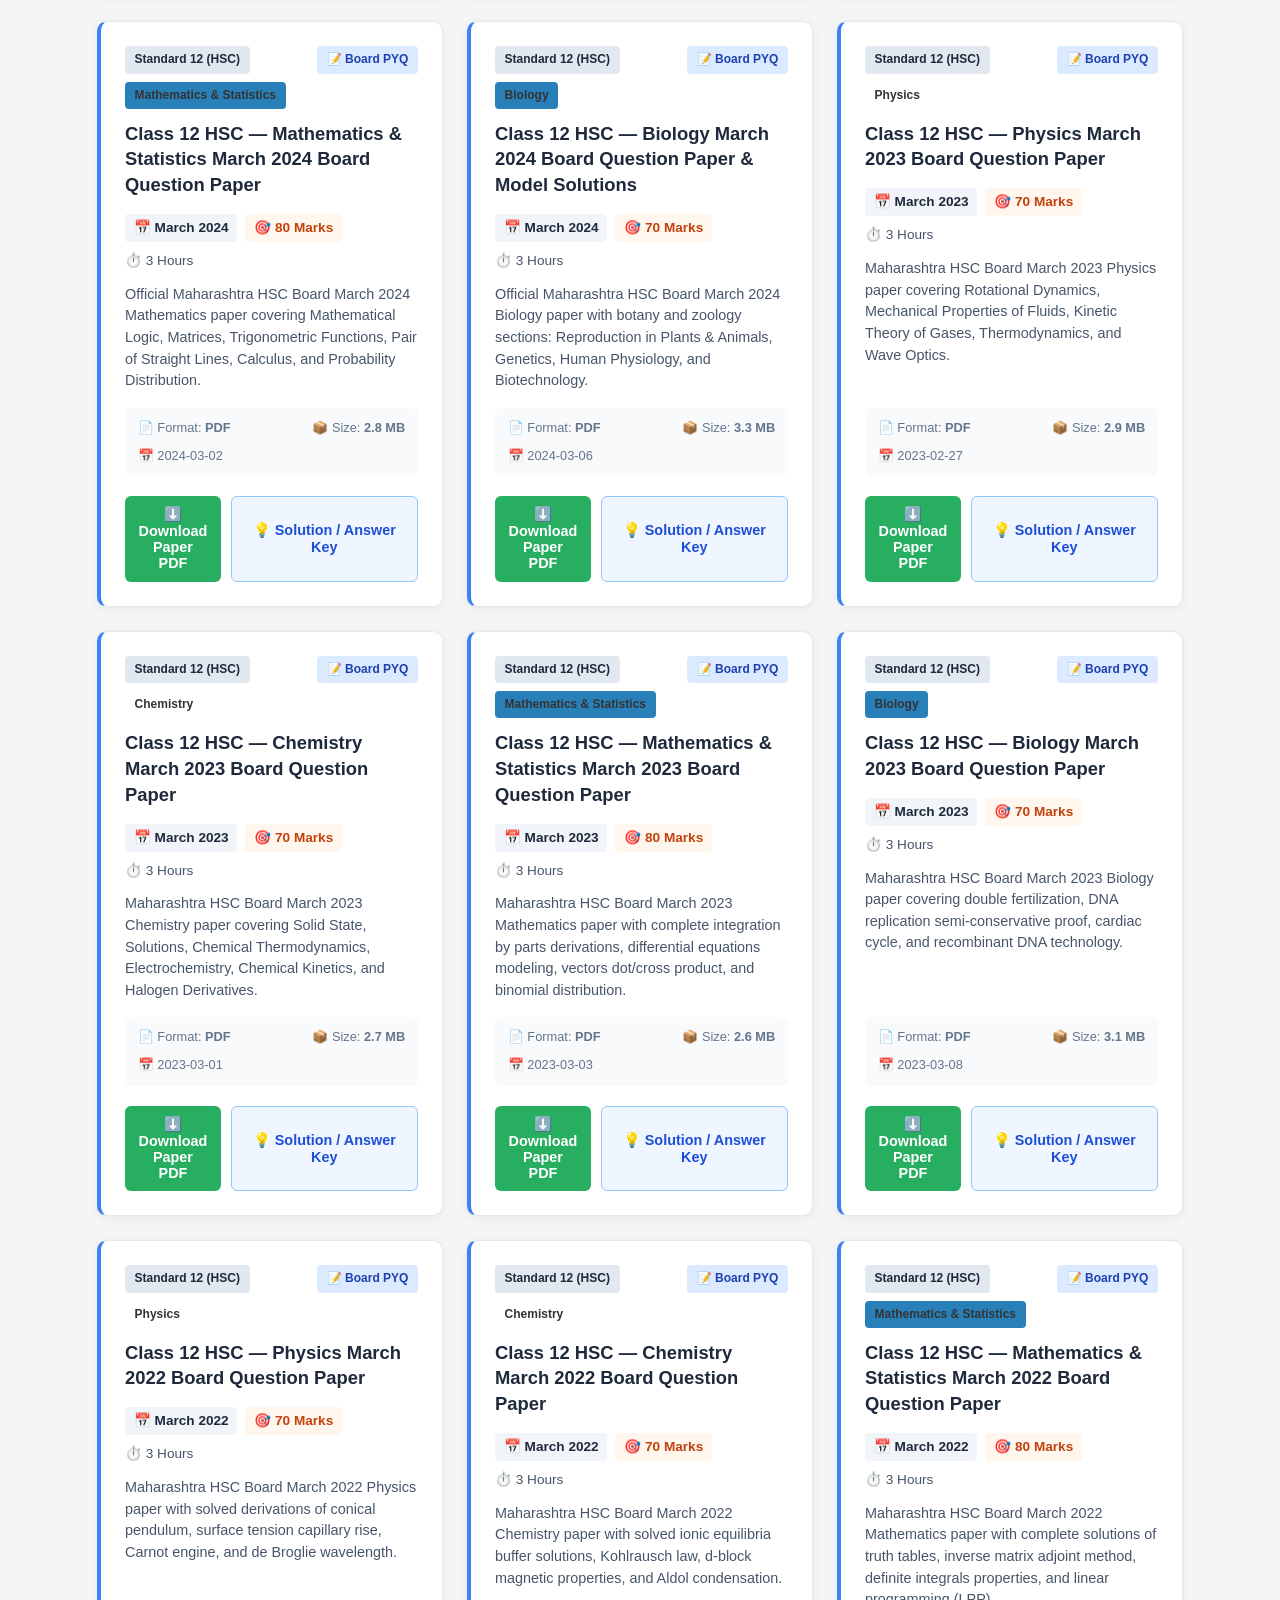
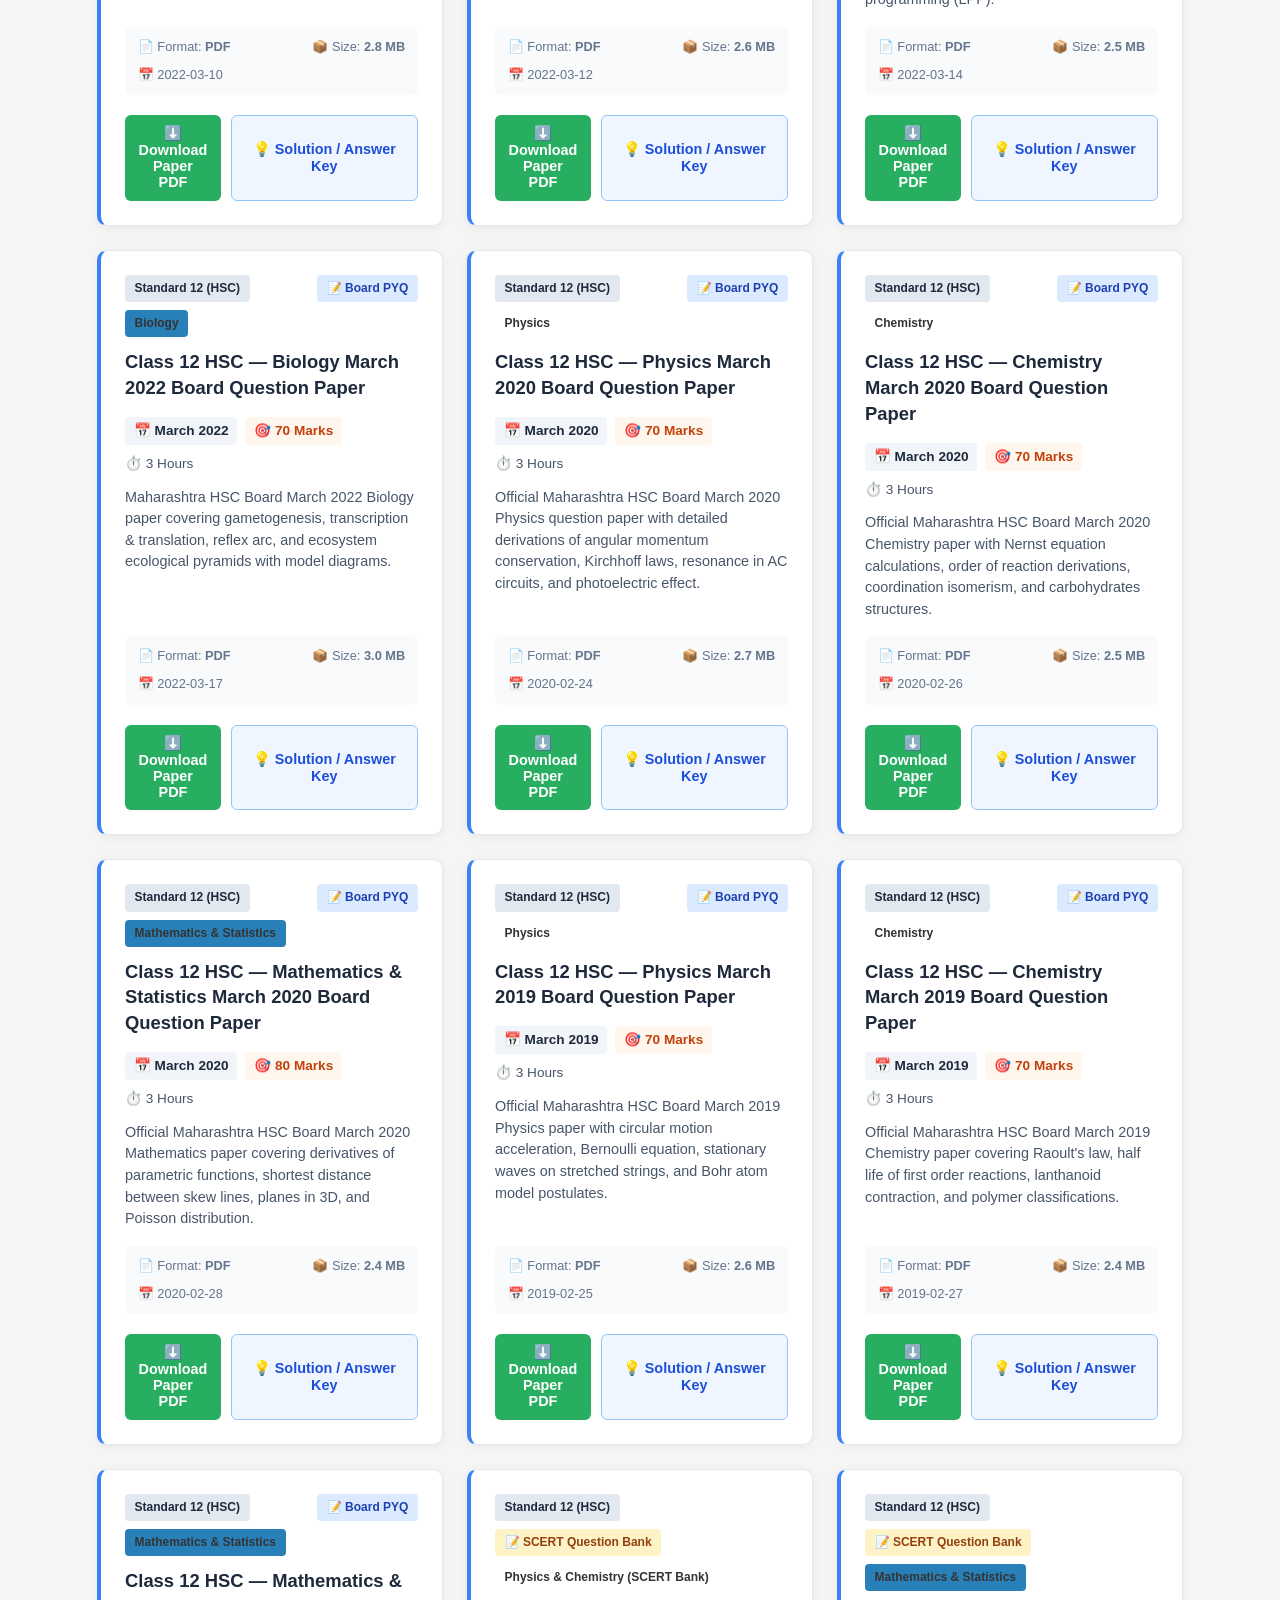
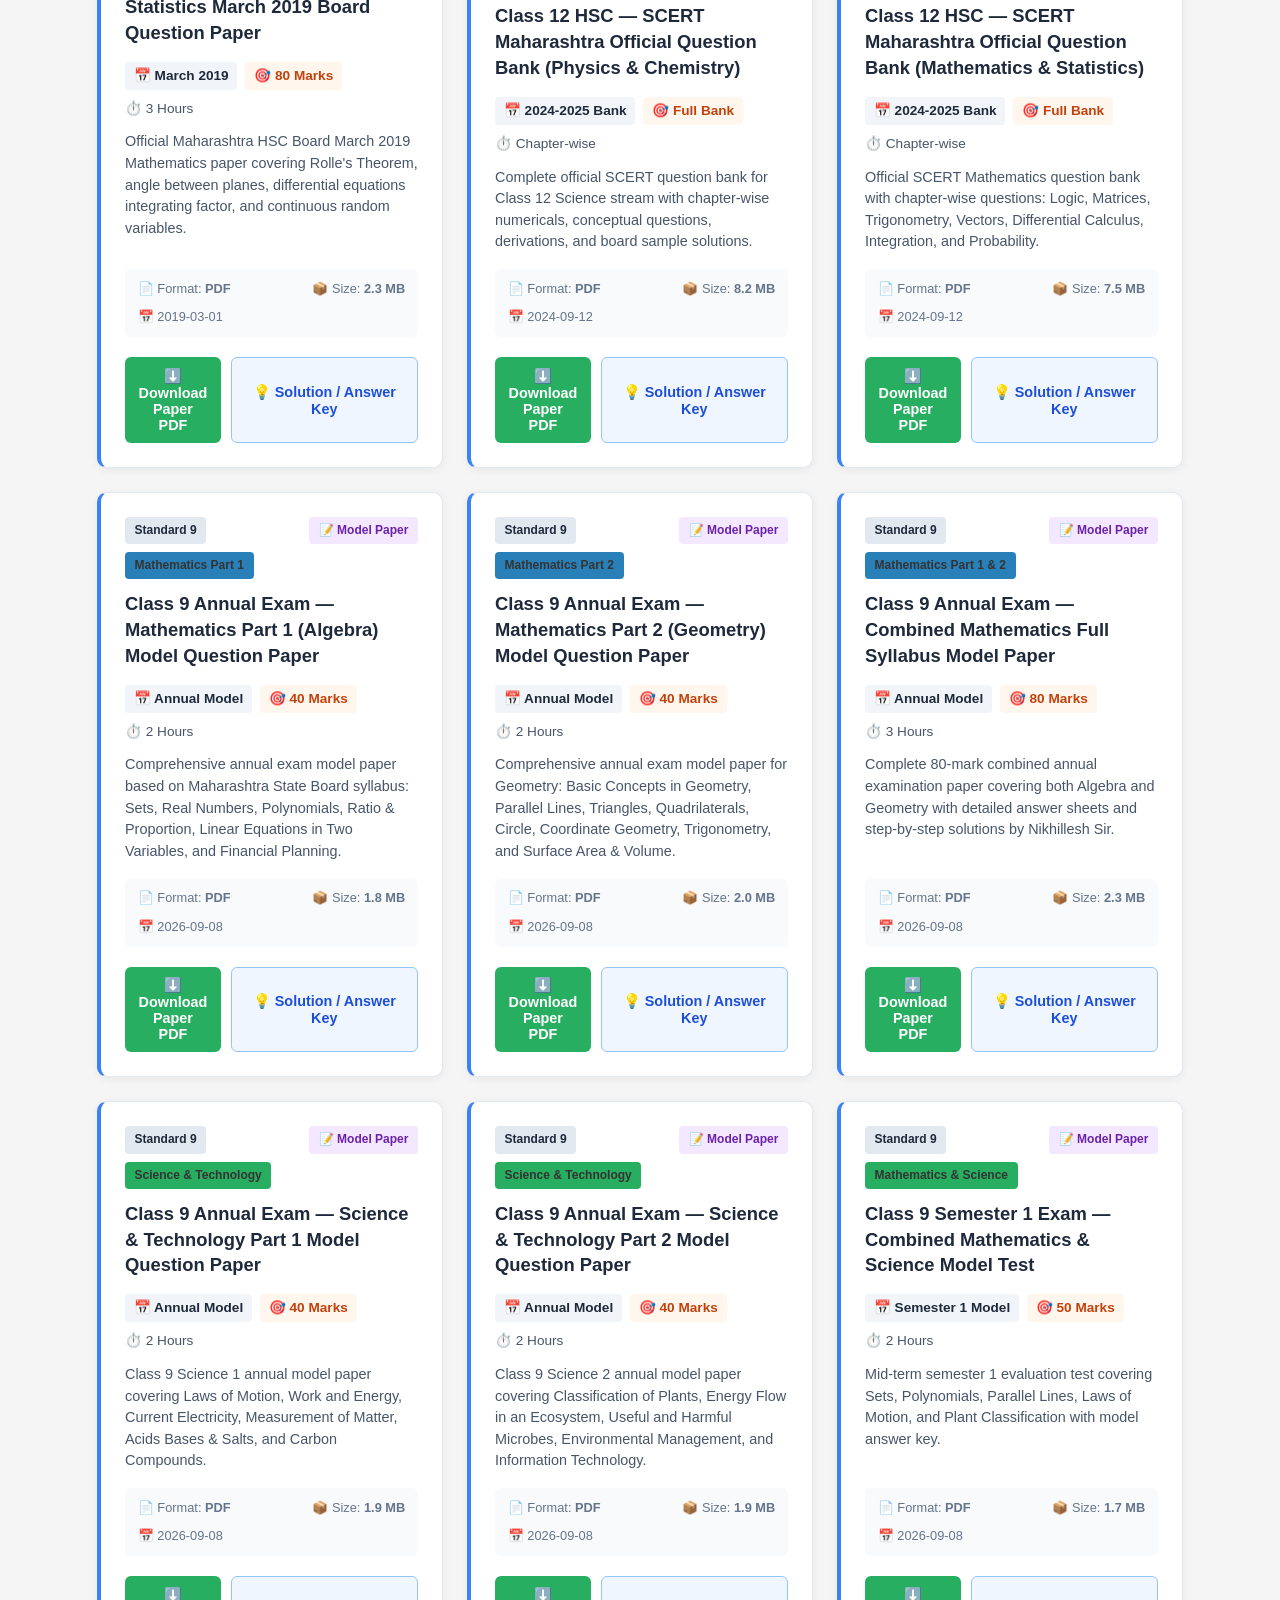
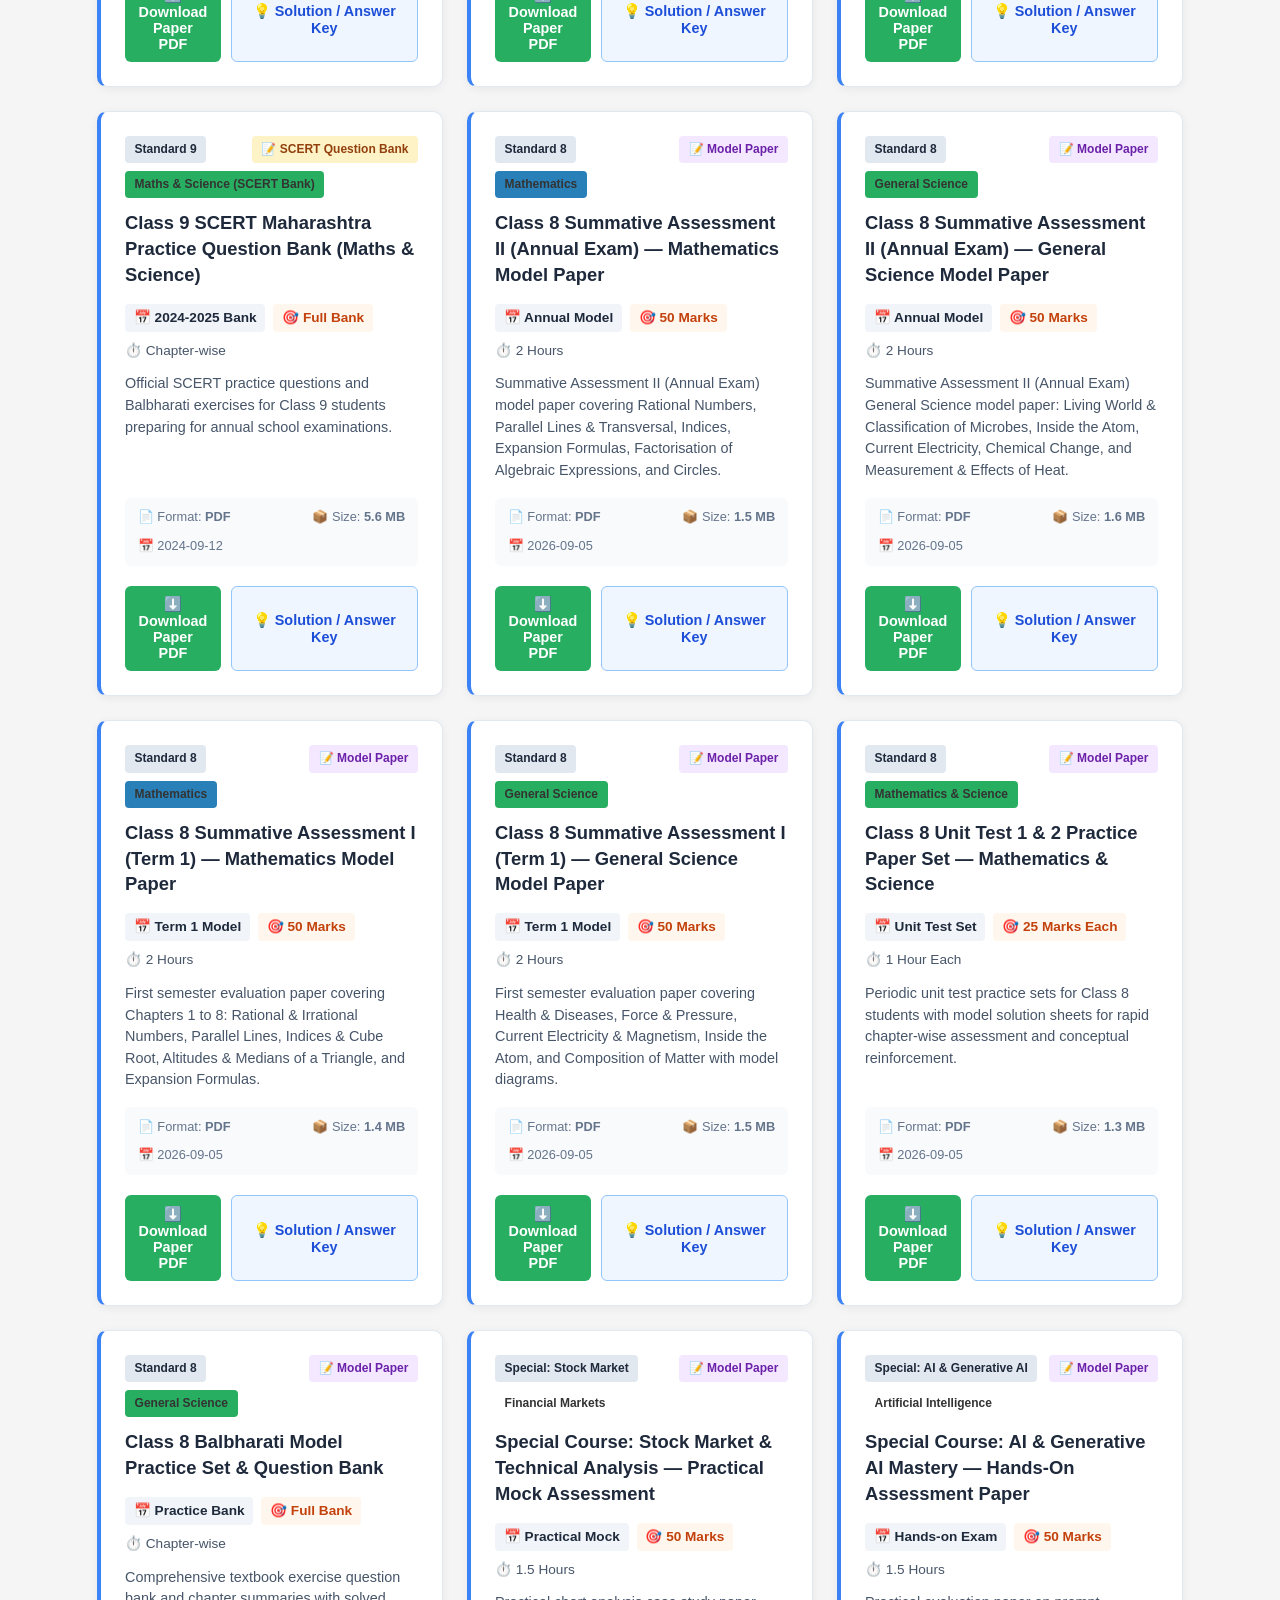
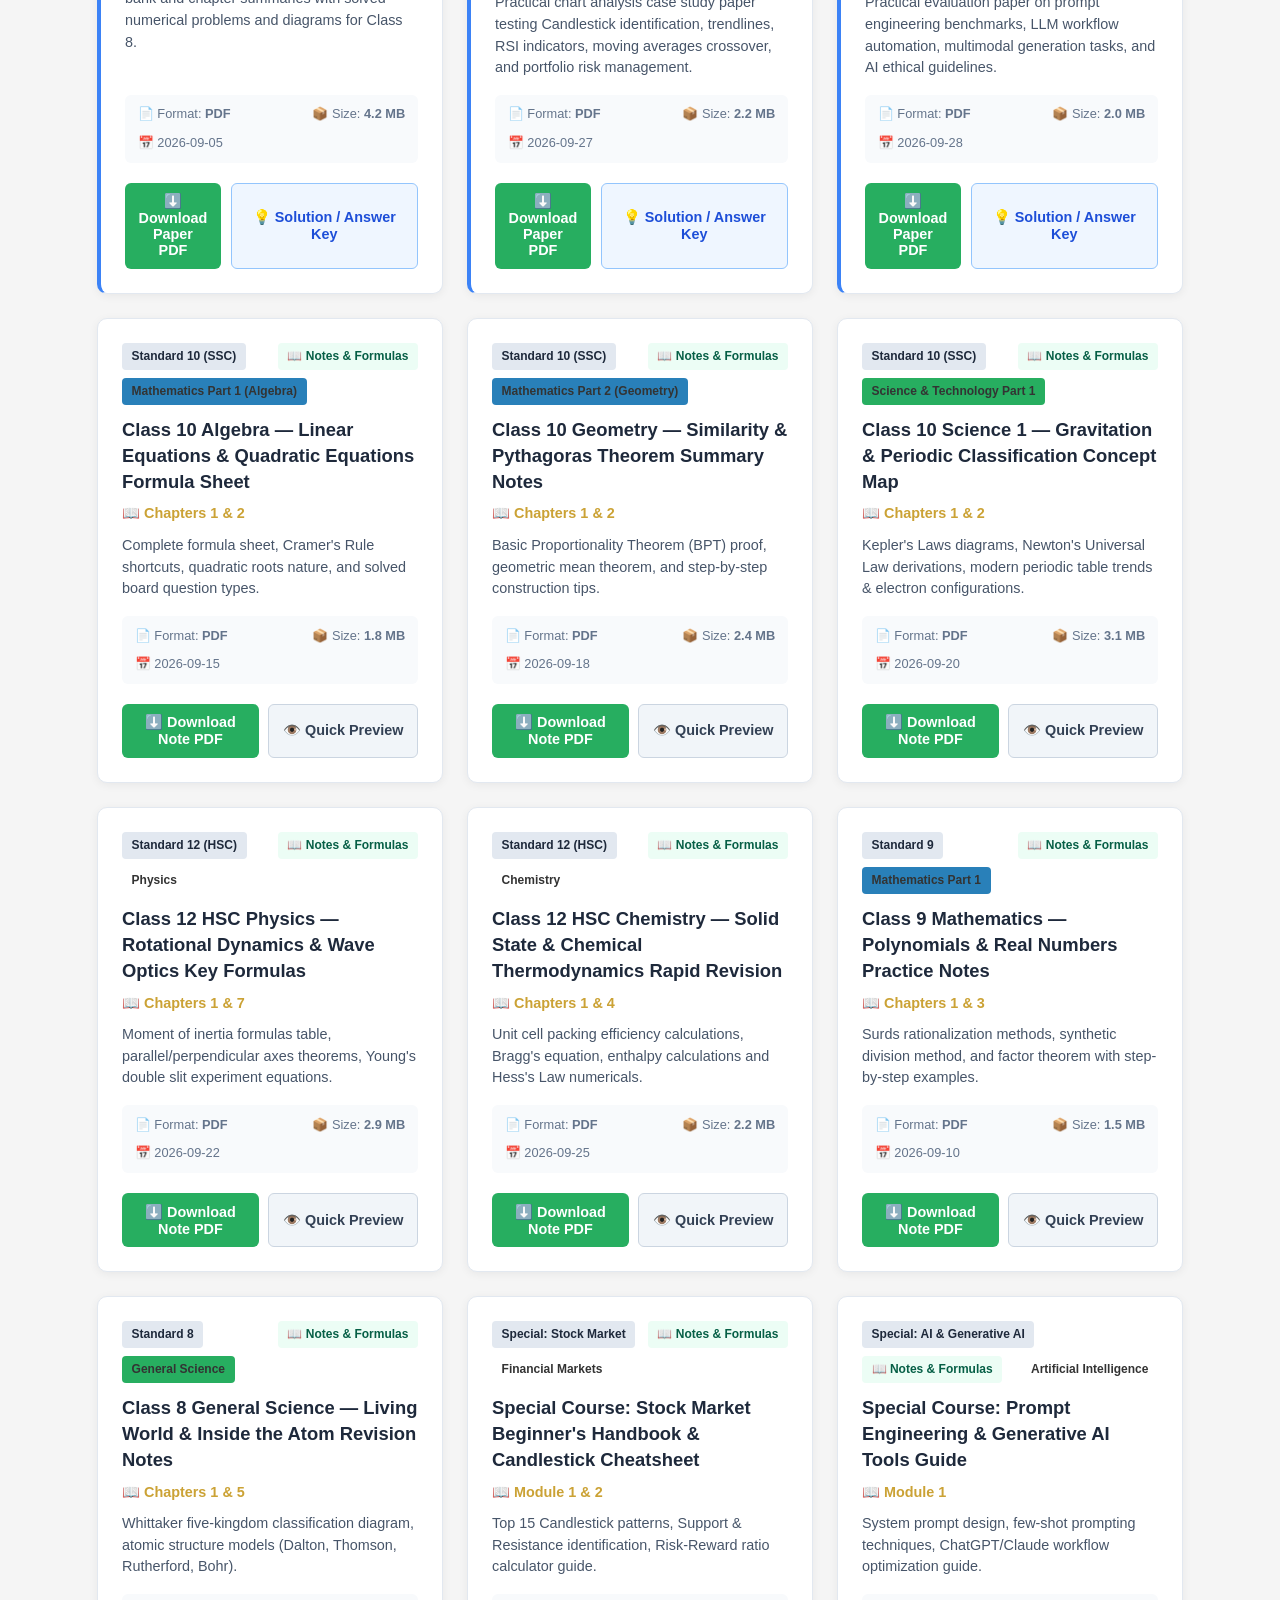
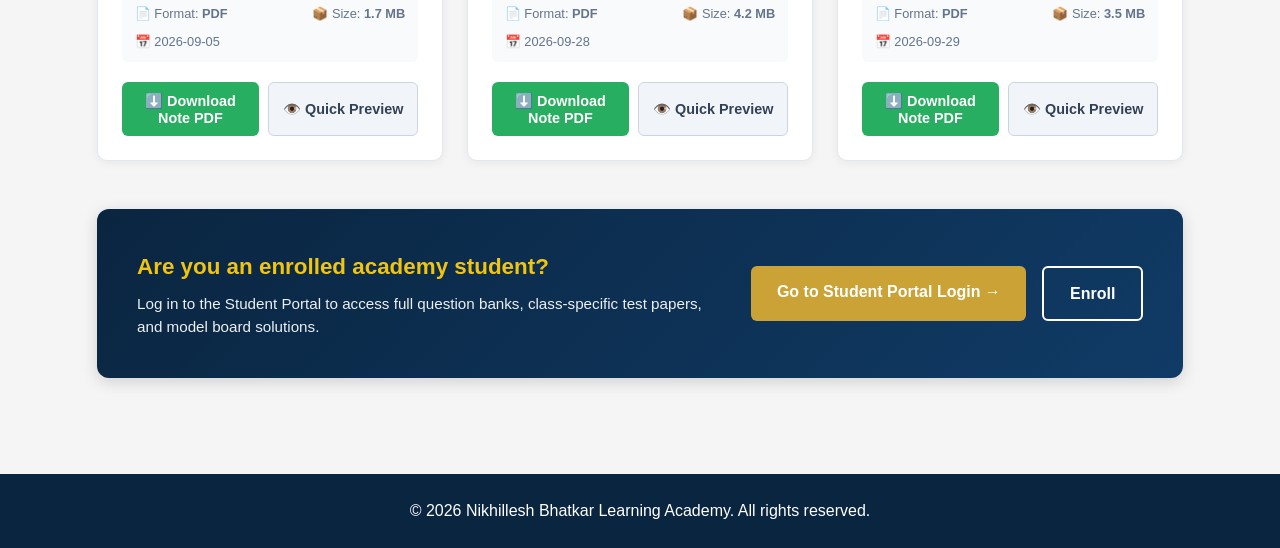
<file: notes.html>
<!DOCTYPE html>
<html lang="en">
<head>
  <meta charset="UTF-8">
  <title>Study Notes &amp; Board Question Papers — Nikhillesh Bhatkar Learning Academy</title>
  <meta name="viewport" content="width=device-width, initial-scale=1.0">
  <meta name="description" content="Download Maharashtra State Board SSC Class 10 and HSC Class 12 Previous Year Question Papers (PYQs), Model Solutions, Formula Sheets, and SCERT Question Banks.">
  <link rel="icon" type="image/png" href="logo.png">
  <link rel="stylesheet" href="style.css">
</head>
<body>

  <a href="#main" class="skip-link">Skip to main content</a>

  <!-- Header -->
  <header role="banner">
    <div class="header-inner">
      <div class="logo-area">
        <img src="logo.png" alt="Nikhillesh Bhatkar Learning Academy logo" class="logo-img" onerror="this.style.display='none'">
        <h1><a href="index.html" style="color:#fff;text-decoration:none;">Nikhillesh Bhatkar Learning Academy</a></h1>
      </div>
      <div class="header-right-actions">
        <!-- Multi-Language Switcher -->
        <div class="lang-switcher">
          <button class="lang-btn active" data-lang="en" title="English">EN</button>
          <button class="lang-btn" data-lang="mr" title="मराठी">मराठी</button>
          <button class="lang-btn" data-lang="hi" title="हिंदी">हिंदी</button>
        </div>
        <button class="menu-toggle" aria-label="Toggle navigation menu" aria-expanded="false">&#9776;</button>
      </div>
      <nav role="navigation" aria-label="Main navigation">
        <ul>
          <li><a href="index.html#about" data-i18n="nav_about">About</a></li>
          <li><a href="index.html#vision-mission" data-i18n="nav_vision">Vision &amp; Mission</a></li>
          <li><a href="index.html#grades" data-i18n="nav_courses">Courses</a></li>
          <li><a href="index.html#special-courses" data-i18n="nav_special_courses">Special Courses</a></li>
          <li><a href="index.html#syllabus" data-i18n="nav_syllabus">Syllabus</a></li>
          <li><a href="index.html#fees" data-i18n="nav_fees">Fees</a></li>
          <li><a href="index.html#faculty" data-i18n="nav_faculty">Faculty</a></li>
          <li><a href="notes.html" class="nav-active" data-i18n="nav_notes">Notes &amp; Board Papers</a></li>
          <li><a href="index.html#contact" data-i18n="nav_contact">Contact</a></li>
          <li><a href="enroll.html" data-i18n="nav_enroll">Enroll</a></li>
          <li><a href="login.html" class="nav-portal-btn" data-i18n="nav_login">🔐 Portal Login</a></li>
        </ul>
      </nav>
    </div>
  </header>

  <main id="main">

    <!-- Notes & Papers Hero -->
    <section class="notes-hero" role="region" aria-label="Notes Banner">
      <div class="notes-hero-content">
        <span class="notes-badge" data-i18n="notes_hero_badge">📚 Free &amp; Enrolled Learning Resources</span>
        <h2 data-i18n="notes_hero_title">Study Notes &amp; Maharashtra Board Question Papers</h2>
        <p data-i18n="notes_hero_sub">Chapter-wise PDF summaries, formula books, Previous Year Board Papers (PYQs), and SCERT question banks for Maharashtra State Board.</p>

        <!-- Search and Filter Bar -->
        <div class="notes-search-box">
          <input type="text" id="notesSearchInput" data-i18n-placeholder="notes_search_placeholder" placeholder="🔍 Search notes or board papers by year, chapter, marks, subject..." aria-label="Search study notes and papers">
        </div>
      </div>
    </section>

    <!-- Notes Section -->
    <section class="content-section notes-container">

      <!-- Resource Type Filter Tabs -->
      <div class="resource-type-tabs" role="tablist">
        <button class="res-type-btn active" data-type="all" data-i18n="res_type_all">🌟 All Materials</button>
        <button class="res-type-btn" data-type="papers" data-i18n="res_type_papers">📝 Board Question Papers (PYQ)</button>
        <button class="res-type-btn" data-type="notes" data-i18n="res_type_notes">📖 Study Notes &amp; Formulas</button>
        <button class="res-type-btn" data-type="banks" data-i18n="res_type_banks">📋 SCERT Question Banks</button>
      </div>

      <!-- Standard / Category Filter Controls -->
      <div class="notes-filter-bar">
        <div class="filter-group">
          <span class="filter-label">Standard:</span>
          <div class="filter-pills" id="standardFilterPills">
            <button class="filter-pill active" data-filter="all" data-i18n="notes_filter_all">All Standards</button>
            <button class="filter-pill" data-filter="Standard 10 (SSC)" data-i18n="notes_filter_10">Class 10 (SSC)</button>
            <button class="filter-pill" data-filter="Standard 12 (HSC)" data-i18n="notes_filter_12">Class 12 (HSC)</button>
            <button class="filter-pill" data-filter="Standard 9" data-i18n="notes_filter_9">Class 9</button>
            <button class="filter-pill" data-filter="Standard 8" data-i18n="notes_filter_8">Class 8</button>
            <button class="filter-pill" data-filter="Special: Stock Market" data-i18n="notes_filter_stock">📈 Stock Market</button>
            <button class="filter-pill" data-filter="Special: AI & Generative AI" data-i18n="notes_filter_ai">🤖 AI Mastery</button>
          </div>
        </div>

        <!-- Examination Year / Session Filter -->
        <div class="filter-group" style="margin-top:0.75rem;">
          <span class="filter-label">Exam Session:</span>
          <div class="filter-pills" id="yearFilterPills">
            <button class="filter-pill active" data-year="all">All Sessions</button>
            <button class="filter-pill" data-year="2024">📅 2024 Board</button>
            <button class="filter-pill" data-year="2023">📅 2023 Board</button>
            <button class="filter-pill" data-year="2022">📅 2022 Board</button>
            <button class="filter-pill" data-year="2020">📅 2020 Board</button>
            <button class="filter-pill" data-year="2019">📅 2019 Board</button>
            <button class="filter-pill" data-year="SCERT">📋 SCERT Question Banks</button>
            <button class="filter-pill" data-year="Model">🎯 Model / Annual Papers</button>
          </div>
        </div>
      </div>

      <!-- Notes Count & Status -->
      <div class="notes-status-bar">
        <span id="notesCountText">Showing all study materials</span>
        <a href="login.html" class="student-portal-link">✨ Enrolled Student? Login to Access Full Test Papers &amp; Solution Banks →</a>
      </div>

      <!-- Notes Cards Grid -->
      <div class="notes-grid" id="notesGrid">
        <!-- Injected dynamically via script below -->
      </div>

      <!-- Empty State -->
      <div id="noNotesFound" class="no-notes-box" style="display:none;">
        <p>🔍 No study materials or board question papers matched your search query or filter.</p>
        <button id="btnResetNotesFilter" class="btn-secondary" style="margin-top:1rem;">Reset All Filters</button>
      </div>

      <!-- Enrolled Portal Banner -->
      <div class="portal-cta-banner">
        <div class="portal-cta-content">
          <h3 data-i18n="notes_cta_title">Are you an enrolled academy student?</h3>
          <p data-i18n="notes_cta_desc">Log in to the Student Portal to access full question banks, class-specific test papers, and model board solutions.</p>
        </div>
        <div class="portal-cta-actions">
          <a href="login.html" class="btn-portal-cta" data-i18n="notes_cta_btn">Go to Student Portal Login →</a>
          <a href="enroll.html" class="btn-enroll-cta" data-i18n="nav_enroll">Enroll Today</a>
        </div>
      </div>

    </section>

  </main>

  <!-- Floating WhatsApp Chat Button -->
  <a href="https://wa.me/918380096494?text=Hello%20Nikhillesh%20Sir%2C%20I%20have%20a%20doubt%20about%20the%20Board%20Question%20Papers%20and%20Notes." class="floating-whatsapp" target="_blank" rel="noopener noreferrer" aria-label="Chat with us on WhatsApp">
    <svg class="whatsapp-icon" viewBox="0 0 24 24" width="32" height="32" fill="currentColor">
      <path d="M12.04 2c-5.46 0-9.91 4.45-9.91 9.91 0 1.75.46 3.45 1.32 4.95L2.05 22l5.25-1.38c1.45.79 3.08 1.21 4.74 1.21 5.46 0 9.91-4.45 9.91-9.91 0-2.65-1.03-5.14-2.9-7.01A9.816 9.816 0 0 0 12.04 2zm5.79 14.07c-.24.68-1.4 1.26-1.95 1.34-.51.08-1.17.11-3.77-.96-3.13-1.29-5.14-4.47-5.3-4.68-.16-.21-1.27-1.69-1.27-3.23 0-1.54.81-2.29 1.1-2.6.29-.31.63-.39.84-.39.21 0 .42.01.6.02.19.01.45-.07.7.54.26.62.89 2.16.97 2.32.08.16.13.35.03.56-.11.21-.16.34-.32.53-.16.19-.34.42-.48.56-.16.16-.33.33-.14.65.19.32.84 1.38 1.8 2.24 1.24 1.11 2.29 1.45 2.61 1.61.32.16.51.13.7-.08.19-.21.81-.94 1.02-1.26.21-.32.42-.27.7-.16.29.11 1.83.86 2.14 1.02.32.16.53.24.6.37.08.13.08.77-.16 1.45z"/>
    </svg>
    <span class="whatsapp-tooltip">Ask Doubt on WhatsApp</span>
  </a>

  <!-- Footer -->
  <footer role="contentinfo">
    <p>&copy; <span id="year"></span> Nikhillesh Bhatkar Learning Academy. <span data-i18n="footer_rights">All rights reserved.</span></p>
  </footer>

  <!-- Scripts -->
  <script src="auth.js"></script>
  <script src="i18n.js"></script>
  <script src="chatbot.js"></script>
  <script src="script.js"></script>
  <script>
    document.addEventListener('DOMContentLoaded', () => {
      let currentStandard = 'all';
      let currentType = 'all';
      let currentYear = 'all';
      let searchQuery = '';

      const notesGrid = document.getElementById('notesGrid');
      const noNotesFound = document.getElementById('noNotesFound');
      const searchInput = document.getElementById('notesSearchInput');
      const standardPills = document.querySelectorAll('#standardFilterPills .filter-pill');
      const yearPills = document.querySelectorAll('#yearFilterPills .filter-pill');
      const typeBtns = document.querySelectorAll('.resource-type-tabs .res-type-btn');
      const countText = document.getElementById('notesCountText');

      // Check URL hash for direct filter (e.g. notes.html#papers)
      if (window.location.hash === '#papers') {
        currentType = 'papers';
        typeBtns.forEach(b => b.classList.toggle('active', b.getAttribute('data-type') === 'papers'));
      }

      function getMergedResources() {
        const notes = (AcademyDB.getNotes() || []).map(n => ({ ...n, itemCategory: 'note' }));
        const papers = (AcademyDB.getPapers() || []).map(p => ({ ...p, itemCategory: 'paper' }));
        return [...papers, ...notes];
      }

      function renderResources() {
        const allItems = getMergedResources();

        const filtered = allItems.filter(item => {
          // Standard filter
          const matchStandard = (currentStandard === 'all') || (item.standard === currentStandard);

          // Type filter
          let matchType = true;
          if (currentType === 'notes') {
            matchType = item.itemCategory === 'note';
          } else if (currentType === 'papers') {
            matchType = item.itemCategory === 'paper' && item.type === 'Board PYQ';
          } else if (currentType === 'banks') {
            matchType = item.type === 'SCERT Question Bank' || item.type === 'Model Paper';
          }

          // Year / Session filter
          let matchYear = true;
          if (currentYear !== 'all') {
            if (currentYear === 'SCERT') {
              matchYear = (item.type && item.type.includes('SCERT')) || (item.year && item.year.includes('Bank'));
            } else if (currentYear === 'Model') {
              matchYear = item.type === 'Model Paper' || (item.year && item.year.includes('Model'));
            } else {
              matchYear = (item.year && item.year.includes(currentYear)) || (item.title && item.title.includes(currentYear));
            }
          }

          // Search query
          const textCorpus = [
            item.title,
            item.subject,
            item.standard,
            item.chapter || '',
            item.year || '',
            item.type || '',
            item.description || ''
          ].join(' ').toLowerCase();

          const matchSearch = !searchQuery || textCorpus.includes(searchQuery);

          return matchStandard && matchType && matchYear && matchSearch;
        });

        countText.textContent = `Showing ${filtered.length} learning resource${filtered.length === 1 ? '' : 's'}`;

        if (filtered.length === 0) {
          notesGrid.innerHTML = '';
          noNotesFound.style.display = 'block';
          return;
        }

        noNotesFound.style.display = 'none';
        notesGrid.innerHTML = filtered.map(item => {
          // Determine subject tag style
          let tagClass = 'math-tag';
          const subLower = (item.subject || '').toLowerCase();
          if (subLower.includes('science')) tagClass = 'science-tag';
          if (subLower.includes('physics')) tagClass = 'physics-tag';
          if (subLower.includes('chemistry')) tagClass = 'chemistry-tag';
          if (subLower.includes('financial') || subLower.includes('stock')) tagClass = 'stock-tag';
          if (subLower.includes('artificial') || subLower.includes('ai')) tagClass = 'ai-tag';

          if (item.itemCategory === 'paper') {
            // Render Board Question Paper Card
            let paperTypeBadge = 'badge-pyq';
            if (item.type === 'SCERT Question Bank') paperTypeBadge = 'badge-bank';
            if (item.type === 'Model Paper') paperTypeBadge = 'badge-model';

            return `
              <article class="note-card paper-card">
                <div class="note-card-header">
                  <span class="note-standard-tag">${item.standard}</span>
                  <span class="paper-type-pill ${paperTypeBadge}">📝 ${item.type}</span>
                  <span class="note-subject-tag ${tagClass}">${item.subject}</span>
                </div>
                <h3 class="note-title">${item.title}</h3>
                <div class="paper-highlight-row">
                  <span class="paper-year-pill">📅 ${item.year || 'Board Paper'}</span>
                  <span class="paper-marks-pill">🎯 ${item.marks || 'Full Marks'}</span>
                  <span>⏱️ ${item.duration || '2-3 Hours'}</span>
                </div>
                <p class="note-desc">${item.description}</p>
                <div class="note-meta">
                  <span>📄 Format: <strong>${item.fileType || 'PDF'}</strong></span>
                  <span>📦 Size: <strong>${item.size || '2.5 MB'}</strong></span>
                  <span>📅 ${item.date || 'Board Official'}</span>
                </div>
                <div class="note-actions">
                  <button class="btn-download-note" onclick="downloadSamplePaper('${item.id}', '${encodeURIComponent(item.title)}')">
                    ⬇️ Download Paper PDF
                  </button>
                  ${item.solutionAvailable ? `
                    <button class="btn-solution-note" onclick="viewPaperSolution('${item.id}', '${encodeURIComponent(item.title)}')">
                      💡 Solution / Answer Key
                    </button>
                  ` : `
                    <button class="btn-preview-note" onclick="previewPaperOverview('${item.id}')">
                      👁️ Overview
                    </button>
                  `}
                </div>
              </article>
            `;
          } else {
            // Render Study Note Card
            return `
              <article class="note-card">
                <div class="note-card-header">
                  <span class="note-standard-tag">${item.standard}</span>
                  <span class="paper-type-pill badge-notes">📖 Notes &amp; Formulas</span>
                  <span class="note-subject-tag ${tagClass}">${item.subject}</span>
                </div>
                <h3 class="note-title">${item.title}</h3>
                <p class="note-chapter">📖 <strong>${item.chapter}</strong></p>
                <p class="note-desc">${item.description}</p>
                <div class="note-meta">
                  <span>📄 Format: <strong>${item.fileType || 'PDF'}</strong></span>
                  <span>📦 Size: <strong>${item.size || '2.0 MB'}</strong></span>
                  <span>📅 ${item.date || 'Updated recently'}</span>
                </div>
                <div class="note-actions">
                  <button class="btn-download-note" onclick="downloadSampleNote('${item.id}', '${encodeURIComponent(item.title)}')">
                    ⬇️ Download Note PDF
                  </button>
                  <button class="btn-preview-note" onclick="previewNoteContent('${item.id}')">
                    👁️ Quick Preview
                  </button>
                </div>
              </article>
            `;
          }
        }).join('');
      }

      // Search Handler
      if (searchInput) {
        searchInput.addEventListener('input', (e) => {
          searchQuery = e.target.value.toLowerCase().trim();
          renderResources();
        });
      }

      // Type Filter Buttons
      typeBtns.forEach(btn => {
        btn.addEventListener('click', () => {
          typeBtns.forEach(b => b.classList.remove('active'));
          btn.classList.add('active');
          currentType = btn.getAttribute('data-type');
          renderResources();
        });
      });

      // Standard Filter Pills
      standardPills.forEach(pill => {
        pill.addEventListener('click', () => {
          standardPills.forEach(p => p.classList.remove('active'));
          pill.classList.add('active');
          currentStandard = pill.getAttribute('data-filter');
          renderResources();
        });
      });

      // Year Filter Pills
      yearPills.forEach(pill => {
        pill.addEventListener('click', () => {
          yearPills.forEach(p => p.classList.remove('active'));
          pill.classList.add('active');
          currentYear = pill.getAttribute('data-year');
          renderResources();
        });
      });

      // Reset Button
      const btnReset = document.getElementById('btnResetNotesFilter');
      if (btnReset) {
        btnReset.addEventListener('click', () => {
          currentStandard = 'all';
          currentType = 'all';
          currentYear = 'all';
          searchQuery = '';
          if (searchInput) searchInput.value = '';
          standardPills.forEach(p => p.classList.toggle('active', p.getAttribute('data-filter') === 'all'));
          yearPills.forEach(p => p.classList.toggle('active', p.getAttribute('data-year') === 'all'));
          typeBtns.forEach(b => b.classList.toggle('active', b.getAttribute('data-type') === 'all'));
          renderResources();
        });
      }

      // Initial Render
      renderResources();
    });

    // Helper functions for Note downloads & previews
    function downloadSampleNote(noteId, title) {
      const decodedTitle = decodeURIComponent(title);
      alert(`📥 Downloading Study Note: "${decodedTitle}"\n\nNikhillesh Bhatkar Learning Academy study material is ready for download.`);
    }

    function previewNoteContent(noteId) {
      const allNotes = AcademyDB.getNotes();
      const note = allNotes.find(n => n.id === noteId);
      if (note) {
        alert(`📖 Study Note Preview:\n\n${note.title}\nStandard: ${note.standard}\nSubject: ${note.subject}\nChapter: ${note.chapter}\n\nOverview:\n${note.description}\n\nFull PDF formulas and notes available for all students.`);
      }
    }

    // Interactive Question Paper & Solution Modal Functions
    function openPaperModal(paperId, mode) {
      const allPapers = AcademyDB.getPapers() || [];
      const paper = allPapers.find(p => p.id === paperId);
      if (!paper) return;

      const modal = document.getElementById('paperModal');
      const titleEl = document.getElementById('paperModalTitle');
      const contentEl = document.getElementById('paperModalContent');
      const waBtn = document.getElementById('btnModalAskDoubt');

      if (!modal || !contentEl) return;

      titleEl.textContent = mode === 'solution'
        ? `💡 Model Solution & Marking Scheme — ${paper.subject}`
        : `📝 ${paper.title}`;

      const waMsg = encodeURIComponent(`Hello Nikhillesh Sir, I am solving this question paper: ${paper.title} and have a doubt.`);
      if (waBtn) waBtn.href = `https://wa.me/918380096494?text=${waMsg}`;

      const blueprintHtml = paper.blueprint ? `
        <div class="paper-blueprint-card">
          <h5>📐 Official Maharashtra Board Examination Blueprint</h5>
          <p style="margin:0;font-size:0.9rem;color:#334155;">${paper.blueprint}</p>
        </div>
      ` : '';

      contentEl.innerHTML = `
        <div class="paper-view-header">
          <h4>${paper.title}</h4>
          <div class="paper-meta-badge-row">
            <span class="paper-meta-badge">${paper.standard}</span>
            <span class="paper-meta-badge">${paper.subject}</span>
            <span class="paper-meta-badge badge-marks">🎯 Total: ${paper.marks}</span>
            <span class="paper-meta-badge badge-time">⏱️ Time: ${paper.duration || '2-3 Hours'}</span>
            <span class="paper-meta-badge">📅 Session: ${paper.year}</span>
            <span class="paper-meta-badge">📄 Format: ${paper.fileType || 'PDF'}</span>
          </div>
          <p style="margin:0.8rem 0 0 0;font-size:0.9rem;color:#475569;">${paper.description}</p>
        </div>

        ${blueprintHtml}

        <div class="paper-section-block">
          <h5><span>📌 Section A — Objective &amp; Fundamental Concepts</span> <span style="font-size:0.8rem;color:#64748b;">(Compulsory)</span></h5>
          <div class="paper-q-item">
            <div class="paper-q-text">Q.1 (A) Choose the correct alternative for each of the multiple-choice questions.</div>
            <div class="paper-sol-box">
              <strong>Key Focus:</strong> Concept definitions, formula identification, SI units, and standard mathematical identities.
              <div class="paper-marking-step">Marking Scheme: 1 Mark for each correct option with question sub-alphabet.</div>
            </div>
          </div>
          <div class="paper-q-item">
            <div class="paper-q-text">Q.1 (B) Solve the 1-mark direct questions / scientific true or false / fill in the blanks.</div>
            <div class="paper-sol-box">
              <strong>Key Focus:</strong> Short direct single-step calculations or definitions.
              <div class="paper-marking-step">Marking Scheme: 1 Mark per sub-question. Full marks for exact answer.</div>
            </div>
          </div>
        </div>

        <div class="paper-section-block">
          <h5><span>📌 Section B — 2-Mark Short Answer Questions &amp; Activities</span></h5>
          <div class="paper-q-item">
            <div class="paper-q-text">Q.2 (A) Complete the activity by filling in the empty boxes (Any Two).</div>
            <div class="paper-sol-box">
              <strong>Key Focus:</strong> Flowchart filling, substitution into standard formulas, theorem step-completions.
              <div class="paper-marking-step">Marking Scheme: 1/2 mark for each correctly filled box (4 boxes = 2 marks).</div>
            </div>
          </div>
          <div class="paper-q-item">
            <div class="paper-q-text">Q.2 (B) Solve short questions / give scientific reasons (Any Four).</div>
            <div class="paper-sol-box">
              <strong>Key Focus:</strong> Two distinct scientific points or two steps of algebraic/geometric problem solving.
              <div class="paper-marking-step">Marking Scheme: 1 mark per point/step. Total 2 marks each.</div>
            </div>
          </div>
        </div>

        <div class="paper-section-block">
          <h5><span>📌 Section C — 3-Mark Explanations, Theorems &amp; Numericals</span></h5>
          <div class="paper-q-item">
            <div class="paper-q-text">Q.3 Detailed answers / theorem proofs / numerical problem-solving.</div>
            <div class="paper-sol-box">
              <strong>Key Focus:</strong> Full geometric proofs, balanced chemical equations with state symbols, complete physics derivations.
              <div class="paper-marking-step">Marking Scheme: Formula: 1M • Substitution: 1M • Final Answer with correct units: 1M.</div>
            </div>
          </div>
        </div>

        <div class="paper-section-block">
          <h5><span>📌 Section D — 4-Mark Creative &amp; HOTS (Higher Order Thinking Skills)</span></h5>
          <div class="paper-q-item">
            <div class="paper-q-text">Q.4 Solve non-textual creative problems / analyze case studies.</div>
            <div class="paper-sol-box">
              <strong>Key Focus:</strong> Novel question structures testing deep understanding beyond rote memorization.
              <div class="paper-marking-step">Marking Scheme: Logical sequence: 2M • Calculations: 1.5M • Final conclusion: 0.5M.</div>
            </div>
          </div>
        </div>

        <div style="background:#fff8e7;border:1px solid #fde68a;border-radius:6px;padding:0.9rem;font-size:0.88rem;color:#92400e;margin-top:1rem;">
          💡 <strong>Teacher Mentorship Tip by Nikhillesh Bhatkar Sir:</strong> Write answers in neat handwriting with legible index numbers. Underline key formulas and final answers with units. Enrolled students can submit solved answer sheets during weekly Sunday tests for personalized marking.
        </div>
      `;

      modal.style.display = 'flex';

      if (mode === 'download') {
        setTimeout(() => {
          if (confirm(`📥 Question Paper Ready!\n\nWould you like to open the print dialog to save "${paper.title}" as a PDF or print it?`)) {
            window.print();
          }
        }, 300);
      }
    }

    function closePaperModal() {
      const modal = document.getElementById('paperModal');
      if (modal) modal.style.display = 'none';
    }

    function printPaperContent() {
      window.print();
    }

    // Helper functions for Board Paper downloads & solutions
    function downloadSamplePaper(paperId, title) {
      openPaperModal(paperId, 'download');
    }

    function viewPaperSolution(paperId, title) {
      openPaperModal(paperId, 'solution');
    }

    function previewPaperOverview(paperId) {
      openPaperModal(paperId, 'overview');
    }
  </script>

  <!-- Question Paper & Model Solution Modal -->
  <div id="paperModal" class="modal-overlay" style="display:none;">
    <div class="modal-card modal-large">
      <div class="modal-header">
        <h3 id="paperModalTitle">📝 Board Question Paper</h3>
        <button class="modal-close" onclick="closePaperModal()">&times;</button>
      </div>
      <div id="paperModalContent" class="paper-modal-body"></div>
      <div class="modal-actions">
        <button class="btn-primary" onclick="printPaperContent()">🖨️ Print / Save PDF</button>
        <a id="btnModalAskDoubt" href="#" target="_blank" rel="noopener noreferrer" class="btn-wa">💬 Ask Doubt on WhatsApp</a>
        <button class="btn-secondary" onclick="closePaperModal()">Close</button>
      </div>
    </div>
  </div>
</body>
</html>
</file>
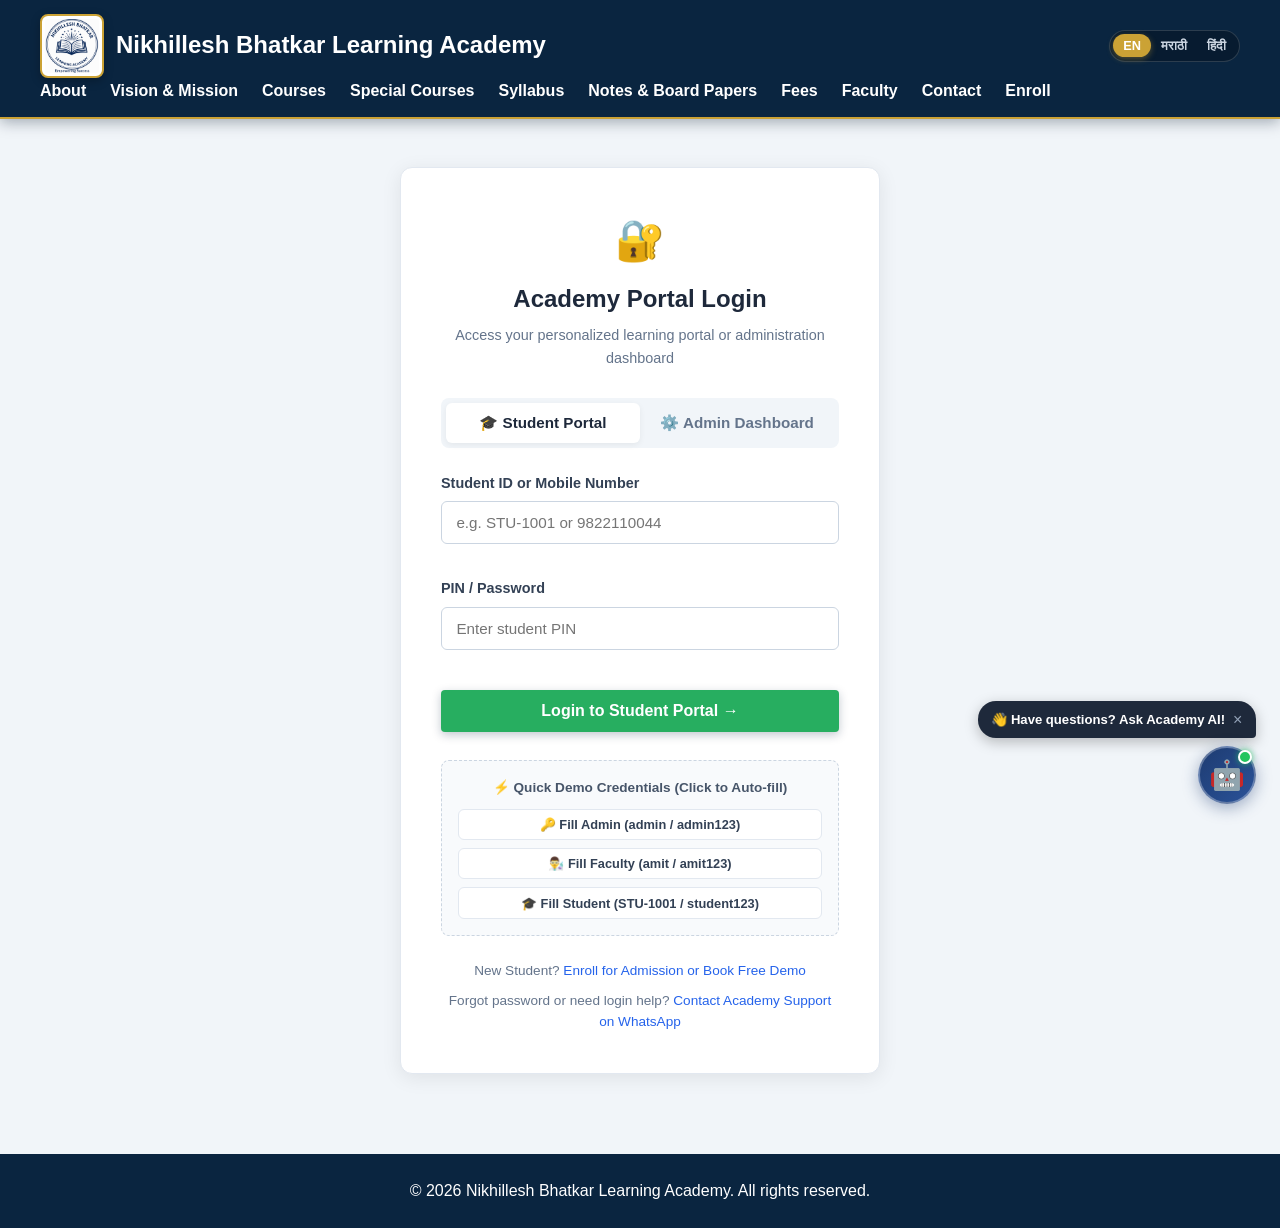
<file: student.html>
<!DOCTYPE html>
<html lang="en">
<head>
  <meta charset="UTF-8">
  <title>Student Portal — Nikhillesh Bhatkar Learning Academy</title>
  <meta name="viewport" content="width=device-width, initial-scale=1.0">
  <link rel="icon" type="image/png" href="logo.png">
  <link rel="stylesheet" href="style.css">
</head>
<body class="dashboard-body">

  <!-- Top Student Bar -->
  <header class="admin-topbar student-topbar">
    <div class="admin-topbar-left">
      <img src="logo.png" alt="Academy Logo" class="topbar-logo" onerror="this.style.display='none'">
      <h2>🏛️ Student Learning Portal</h2>
    </div>
    <div class="admin-topbar-right">
      <!-- Multi-Language Switcher -->
      <div class="lang-switcher">
        <button class="lang-btn active" data-lang="en" title="English">EN</button>
        <button class="lang-btn" data-lang="mr" title="मराठी">मराठी</button>
        <button class="lang-btn" data-lang="hi" title="हिंदी">हिंदी</button>
      </div>
      <span class="admin-user-badge">👨🎓 <strong id="studentDisplayName">Student</strong></span>
      <span class="badge" id="studentNoticeBadge" style="background:#f97316;color:#fff;cursor:pointer;font-size:0.75rem;padding:0.25rem 0.5rem;" title="View Notices">📢 Notices</span>
      <a href="notes.html" class="btn-topbar-link" target="_blank" data-i18n="nav_notes">📚 Notes</a>
      <button class="btn-logout" id="studentLogoutBtn" data-i18n="btn_logout">Logout 🚪</button>
    </div>
  </header>

  <main class="student-main-container">

    <!-- Student Welcome Profile Banner -->
    <section class="student-profile-card">
      <div class="student-profile-details">
        <div class="student-avatar-circle">🎓</div>
        <div class="student-info-text">
          <h2 id="studentWelcomeName">Welcome, Student!</h2>
          <div class="student-meta-pills">
            <span class="badge badge-standard" id="studentStandardBadge">Standard 10 (SSC)</span>
            <span class="badge badge-id" id="studentIdBadge">ID: STU-1001</span>
            <span class="badge" id="studentFeeBadge">Fee: Paid</span>
          </div>
          <p style="margin:0.4rem 0 0 0;font-size:0.83rem;color:#475569;font-style:italic;">
            🎯 <strong>Vision:</strong> Conceptual excellence, analytical fearlessness &amp; future-ready leadership.
          </p>
        </div>
      </div>
      <div class="student-profile-contact">
        <a href="https://wa.me/918380096494?text=Hello%20Nikhillesh%20Sir%2C%20I%20have%20a%20subject%20doubt." target="_blank" rel="noopener noreferrer" class="btn-doubt-wa">
          💬 Ask Doubt to Nikhillesh Sir on WhatsApp
        </a>
      </div>
    </section>

    <!-- Student Dashboard Tabs -->
    <div class="student-tabs-wrapper">
      <div class="student-tab-controls" role="tablist">
        <button class="student-tab-btn active" data-tab="tab-student-notes">📚 My Course Notes &amp; Formulas</button>
        <button class="student-tab-btn" data-tab="tab-student-papers">📝 Board Question Papers &amp; PYQs</button>
        <button class="student-tab-btn" data-tab="tab-student-notices">📢 Academy Announcements</button>
        <button class="student-tab-btn" data-tab="tab-student-timetable">🗓️ Weekly Timetable &amp; Schedule</button>
        <button class="student-tab-btn" data-tab="tab-student-scorecard">📊 My Scorecard &amp; Report</button>
        <button class="student-tab-btn" data-tab="tab-student-attendance">📋 My Attendance</button>
        <button class="student-tab-btn" data-tab="tab-student-doubts">❓ Ask a Doubt</button>
        <button class="student-tab-btn" data-tab="tab-student-fees">💰 Fee Payment &amp; Receipts</button>
        <button class="student-tab-btn" data-tab="tab-student-quiz">🎯 Practice Mock MCQ Quiz</button>
      </div>

      <!-- ================= TAB 1: MY NOTES ================= -->
      <div id="tab-student-notes" class="student-tab-panel active">
        <div class="tab-header-flex">
          <h3>📖 Study Materials for Your Class</h3>
          <span id="studentNotesCount" class="notes-count-badge">Loading notes...</span>
        </div>
        <div class="notes-grid" id="studentNotesGrid">
          <!-- Injected via student.js -->
        </div>
      </div>

      <!-- ================= TAB 2: BOARD PAPERS ================= -->
      <div id="tab-student-papers" class="student-tab-panel">
        <div class="tab-header-flex">
          <h3>📝 Maharashtra Board Past Papers &amp; Model Solutions</h3>
          <span id="studentPapersCount" class="notes-count-badge">Loading papers...</span>
        </div>
        <div class="notes-grid" id="studentPapersGrid">
          <!-- Injected via student.js -->
        </div>
      </div>

      <!-- ================= TAB 3: ANNOUNCEMENTS ================= -->
      <div id="tab-student-notices" class="student-tab-panel">
        <div class="tab-header-flex">
          <h3>📢 Latest Academy Notices &amp; Exam Alerts</h3>
        </div>
        <div id="studentNoticesList" class="student-notices-container">
          <!-- Injected via student.js -->
        </div>
      </div>

      <!-- ================= TAB 4: TIMETABLE ================= -->
      <div id="tab-student-timetable" class="student-tab-panel">
        <div class="tab-header-flex">
          <h3>🗓️ Weekly Regular Batch Schedule</h3>
        </div>
        <div class="table-responsive">
          <table class="data-table timetable-table">
            <thead>
              <tr>
                <th>Standard / Course</th>
                <th>Days</th>
                <th>Time Slot</th>
                <th>Subjects</th>
                <th>Faculty</th>
                <th>Room</th>
              </tr>
            </thead>
            <tbody id="studentTimetableBody">
              <!-- Rendered via JS -->
            </tbody>
          </table>
        </div>
      </div>

      <!-- ================= TAB 5: SCORECARD ================= -->
      <div id="tab-student-scorecard" class="student-tab-panel">
        <div class="tab-header-flex">
          <h3>📊 My Academic Scorecard &amp; Report Card</h3>
          <button class="btn-primary btn-sm" onclick="printMyReportCard()">🖨️ Print Report Card</button>
        </div>
        <div id="studentScorecardContainer" style="margin-top:16px;">
          <!-- Injected via student.js -->
        </div>
      </div>

      <!-- ================= TAB 6: ATTENDANCE ================= -->
      <div id="tab-student-attendance" class="student-tab-panel">
        <div class="tab-header-flex">
          <h3>📋 My Attendance Record</h3>
        </div>
        <div id="studentAttendanceContainer">
          <!-- Injected via student.js -->
        </div>
      </div>

      <!-- ================= TAB 7: DOUBT BOX ================= -->
      <div id="tab-student-doubts" class="student-tab-panel">
        <div class="tab-header-flex">
          <h3>❓ Ask a Doubt or Question</h3>
        </div>

        <!-- Submission Form -->
        <div class="dash-card" style="max-width:600px;margin:0 auto 24px auto;">
          <h4>📬 Submit Your Doubt to Nikhillesh Sir</h4>
          <p style="margin:0.2rem 0 1rem;font-size:0.85rem;color:#64748b;">Direct 1-on-1 academic mentorship with Nikhillesh Sir (BE Mech • 15+ Years Teaching Experience).</p>
          <form id="studentDoubtForm" class="admin-form">
            <div class="form-group">
              <label for="doubtSubjectInput">Subject</label>
              <input type="text" id="doubtSubjectInput" placeholder="e.g. Mathematics Part 2 (Geometry)" required>
            </div>
            <div class="form-group">
              <label for="doubtChapterInput">Chapter / Topic</label>
              <input type="text" id="doubtChapterInput" placeholder="e.g. Chapter 2: Pythagoras Theorem" required>
            </div>
            <div class="form-group">
              <label for="doubtQuestionInput">Your Question <span class="required">*</span></label>
              <textarea id="doubtQuestionInput" rows="4" placeholder="Type your doubt or question in detail..." required></textarea>
            </div>
            <button type="submit" class="btn-primary">📩 Submit Doubt</button>
          </form>
        </div>

        <!-- My Previous Doubts -->
        <div class="tab-header-flex">
          <h4 style="margin-bottom:0;">My Previous Doubts &amp; Answers</h4>
        </div>
        <div id="studentDoubtsList" style="margin-top:12px;">
          <!-- Injected via student.js -->
        </div>
      </div>

      <!-- ================= TAB 8: FEE PAYMENT ================= -->
      <div id="tab-student-fees" class="student-tab-panel">
        <div class="tab-header-flex">
          <h3>💰 Fee Payment — UPI &amp; Receipts</h3>
        </div>

        <div class="dashboard-split-grid" style="margin-top:16px;">
          <!-- UPI QR Card -->
          <div class="dash-card upi-qr-card">
            <h3>📱 Scan to Pay Tuition Fee</h3>
            <div class="upi-qr-display">
              <div class="upi-qr-placeholder">
                <div class="qr-box-visual">
                  <div style="font-size:80px;text-align:center;">📱</div>
                  <p style="text-align:center;font-weight:bold;margin-top:8px;">Scan with any UPI App</p>
                </div>
                <div class="upi-details-box">
                  <p><strong>UPI ID:</strong> <code>nikhileshbhatkar379@oksbi</code></p>
                  <p><strong>Name:</strong> Nikhillesh Bhatkar</p>
                  <p><strong>Bank:</strong> SBI (State Bank of India)</p>
                  <p style="margin-top:8px;"><small>Accepts: GPay • PhonePe • Paytm • BHIM • Amazon Pay</small></p>
                </div>
              </div>
            </div>
            <a href="https://wa.me/918380096494?text=Sir%2C%20I%20have%20made%20the%20fee%20payment%20via%20UPI.%20Please%20confirm%20my%20payment%20receipt." target="_blank" rel="noopener noreferrer" class="btn-doubt-wa" style="margin-top:12px;display:block;text-align:center;">
              💬 Confirm Payment via WhatsApp
            </a>
          </div>

          <!-- My Receipts -->
          <div class="dash-card">
            <h3>🧾 My Fee Receipts</h3>
            <div id="studentReceiptsList">
              <!-- Injected via student.js -->
            </div>
          </div>
        </div>
      </div>

      <!-- ================= TAB 9: PRACTICE MCQ QUIZ ================= -->
      <div id="tab-student-quiz" class="student-tab-panel">
        <div class="tab-header-flex">
          <h3>🎯 Maharashtra State Board — Interactive Practice MCQ Quiz</h3>
          <button class="btn-secondary btn-sm" id="btnRestartQuiz">🔄 Retake Quiz</button>
        </div>
        <div id="studentQuizContainer" class="quiz-wrapper">
          <!-- Injected via student.js -->
        </div>
      </div>

    </div>

  </main>

  <!-- Print Scorecard Modal -->
  <div id="studentPrintModal" class="modal-overlay" style="display:none;">
    <div class="modal-card modal-print-receipt">
      <div class="modal-header">
        <h3>🖨️ Printable Report Card</h3>
        <button class="modal-close" onclick="document.getElementById('studentPrintModal').style.display='none'">&times;</button>
      </div>
      <div id="studentPrintContent" class="receipt-print-area"></div>
      <div class="modal-actions">
        <button class="btn-primary" onclick="window.print()">🖨️ Print</button>
        <button class="btn-secondary" onclick="document.getElementById('studentPrintModal').style.display='none'">Close</button>
      </div>
    </div>
  </div>

  <!-- Question Paper & Model Solution Modal -->
  <div id="paperModal" class="modal-overlay" style="display:none;">
    <div class="modal-card modal-large">
      <div class="modal-header">
        <h3 id="paperModalTitle">📝 Board Question Paper</h3>
        <button class="modal-close" onclick="closeStudentPaperModal()">&times;</button>
      </div>
      <div id="paperModalContent" class="paper-modal-body"></div>
      <div class="modal-actions">
        <button class="btn-primary" onclick="window.print()">🖨️ Print / Save PDF</button>
        <a id="btnStudentModalAskDoubt" href="#" target="_blank" rel="noopener noreferrer" class="btn-wa">💬 Ask Doubt to Nikhillesh Sir on WhatsApp</a>
        <button class="btn-secondary" onclick="closeStudentPaperModal()">Close</button>
      </div>
    </div>
  </div>

  <!-- Footer -->
  <footer role="contentinfo">
    <p>&copy; <span id="year"></span> Nikhillesh Bhatkar Learning Academy. <span data-i18n="footer_rights">All rights reserved.</span></p>
  </footer>

  <!-- Scripts -->
  <script src="auth.js"></script>
  <script src="i18n.js"></script>
  <script src="chatbot.js"></script>
  <script src="student.js"></script>
</body>
</html>
</file>
<file: style.css>
/* -------------------------------------------------
   Nikhillesh Bhatkar Learning Academy — Stylesheet
   ------------------------------------------------- */

/* Reset & base */
*,
*::before,
*::after { box-sizing: border-box; margin: 0; padding: 0; }
body { font-family: Arial, Helvetica, sans-serif; line-height: 1.6; background:#f5f5f5; color:#333; }
html { scroll-behavior: smooth; }

/* Accessibility: skip link */
.skip-link {
  position: absolute;
  top: -100%;
  left: 0;
  background: #cba235;
  color: #fff;
  padding: 0.5rem 1rem;
  z-index: 200;
  font-weight: bold;
  text-decoration: none;
}
.skip-link:focus {
  top: 0;
}

/* Focus styles for keyboard navigation */
a:focus-visible,
button:focus-visible,
input:focus-visible,
textarea:focus-visible {
  outline: 3px solid #cba235;
  outline-offset: 2px;
}

/* Layout helpers */
.container { width: 90%; max-width: 1200px; margin: auto; }
.content-section { padding: 4rem 2rem; }

/* Header */
header {
  background: #0a2540;
  border-bottom: 2px solid #cba235;
  color: #fff;
  padding: 0.85rem 2rem;
  position: sticky;
  top: 0;
  z-index: 100;
  box-shadow: 0 3px 14px rgba(6, 24, 42, 0.35);
}
.header-inner {
  display: flex;
  align-items: center;
  justify-content: space-between;
  flex-wrap: wrap;
  max-width: 1200px;
  margin: 0 auto;
}
.logo-area {
  display: flex;
  align-items: center;
  gap: 0.75rem;
}
.logo-img {
  height: 64px;
  width: auto;
  border-radius: 8px;
  border: 2px solid #cba235;
  background: #ffffff;
  padding: 3px;
  box-shadow: 0 3px 10px rgba(0, 0, 0, 0.25);
  transition: transform 0.2s ease, box-shadow 0.2s ease;
}
.logo-img:hover {
  transform: scale(1.04);
  box-shadow: 0 4px 14px rgba(203, 162, 53, 0.4);
}
header h1 { font-size: 1.5rem; }
header nav ul {
  display: flex; list-style: none; gap: 1.5rem;
}
header nav a {
  color: #fff; text-decoration: none; font-weight: bold;
  transition: color 0.2s;
}
header nav a:hover { color: #cba235; }

/* Language Switcher */
.header-right-actions {
  display: flex;
  align-items: center;
  gap: 1rem;
}
.lang-switcher {
  display: inline-flex;
  align-items: center;
  background: rgba(0, 0, 0, 0.25);
  padding: 3px;
  border-radius: 20px;
  border: 1px solid rgba(255, 255, 255, 0.15);
}
.lang-btn {
  background: transparent;
  color: #cbd5e1;
  border: none;
  padding: 4px 10px;
  font-size: 0.8rem;
  font-weight: 600;
  border-radius: 16px;
  cursor: pointer;
  transition: all 0.2s ease;
}
.lang-btn:hover {
  color: #fff;
  background: rgba(255, 255, 255, 0.1);
}
.lang-btn.active {
  background: #cba235;
  color: #fff;
  box-shadow: 0 2px 6px rgba(203, 162, 53, 0.4);
}

/* Mobile menu toggle */
.menu-toggle {
  display: none;
  background: none;
  border: none;
  color: #fff;
  font-size: 1.8rem;
  cursor: pointer;
}

/* Hero */
.hero {
  background: linear-gradient(135deg, rgba(7, 22, 38, 0.92) 0%, rgba(10, 37, 64, 0.88) 100%),
              url('https://images.unsplash.com/photo-1526401281623-3c4d5c6d3d4f?auto=format&fit=crop&w=1400&q=80') center/cover no-repeat;
  color: #fff; text-align: center; padding: 5.5rem 2rem 5rem;
  border-bottom: 3px solid #cba235;
}
.marathi-tagline {
  font-size: 1.15rem;
  font-weight: 600;
  color: #f1c40f;
  letter-spacing: 0.5px;
  margin-bottom: 0.8rem;
  text-shadow: 0 2px 4px rgba(0,0,0,0.5);
}
.hero h2 { font-size: 2.6rem; margin-bottom: 0.8rem; line-height: 1.25; }
.hero-subtext { font-size: 1.15rem; margin-bottom: 2rem; max-width: 800px; margin-left: auto; margin-right: auto; opacity: 0.95; }

.hero-cta-group {
  display: flex;
  justify-content: center;
  gap: 1rem;
  flex-wrap: wrap;
}
.hero-enroll-btn {
  display: inline-block;
  background: linear-gradient(135deg, #dfb33b 0%, #b8860b 100%);
  border: none;
  padding: 0.85rem 1.8rem;
  color: #071626;
  font-size: 1.05rem;
  font-weight: 800;
  cursor: pointer;
  border-radius: 6px;
  text-decoration: none;
  transition: all 0.2s ease;
  box-shadow: 0 4px 14px rgba(203, 162, 53, 0.45);
}
.hero-enroll-btn:hover {
  background: linear-gradient(135deg, #eed58b 0%, #cba235 100%);
  color: #071626;
  transform: translateY(-2px);
  box-shadow: 0 6px 18px rgba(203, 162, 53, 0.55);
}
.hero-enroll-btn:hover { background: #a67c1e; transform: translateY(-2px); }

.hero-demo-btn {
  display: inline-block;
  background: #fff; border: 2px solid #fff; padding: 0.85rem 1.8rem;
  color: #0a2540; font-size: 1.05rem; font-weight: bold; cursor: pointer; border-radius: 6px;
  text-decoration: none; transition: all 0.2s ease;
}
.hero-demo-btn:hover { background: #f1f5f9; color: #1e293b; transform: translateY(-2px); }

.hero-whatsapp-btn {
  display: inline-flex;
  align-items: center;
  gap: 0.4rem;
  background: #25D366; border: none; padding: 0.85rem 1.8rem;
  color: #fff; font-size: 1.05rem; font-weight: bold; cursor: pointer; border-radius: 6px;
  text-decoration: none; transition: all 0.2s ease;
  box-shadow: 0 4px 12px rgba(37,211,102,0.35);
}
.hero-whatsapp-btn:hover { background: #1ebe57; transform: translateY(-2px); }

/* Trust Bar */
.trust-bar {
  background: #06182a;
  color: #fff;
  padding: 1.25rem 2rem;
  border-bottom: 3px solid #cba235;
}
.trust-grid {
  max-width: 1100px;
  margin: 0 auto;
  display: grid;
  grid-template-columns: repeat(auto-fit, minmax(200px, 1fr));
  gap: 1.2rem;
  text-align: center;
}
.trust-item {
  display: flex;
  flex-direction: column;
  align-items: center;
  gap: 0.2rem;
}
.trust-icon { font-size: 1.6rem; }
.trust-item strong { font-size: 0.98rem; color: #fff; }
.trust-item small { color: #94a3b8; font-size: 0.82rem; }

/* About Section & Why Choose Us */
.about-text {
  max-width: 900px;
  margin: 0 auto 2.5rem;
  font-size: 1.1rem;
  line-height: 1.8;
  text-align: center;
  color: #475569;
}
.why-choose-grid {
  display: grid;
  grid-template-columns: repeat(auto-fit, minmax(240px, 1fr));
  gap: 1.5rem;
  max-width: 1100px;
  margin: 0 auto;
}
.why-card {
  background: #fff;
  padding: 1.75rem 1.5rem;
  border-radius: 8px;
  border: 1px solid #e2e8f0;
  box-shadow: 0 2px 8px rgba(0,0,0,0.06);
  text-align: center;
  transition: transform 0.2s ease, box-shadow 0.2s ease;
}
.why-card:hover {
  transform: translateY(-3px);
  box-shadow: 0 6px 16px rgba(0,0,0,0.1);
  border-color: #cba235;
}
.why-icon {
  font-size: 2.2rem;
  display: inline-block;
  margin-bottom: 0.8rem;
}
.why-card h3 {
  font-size: 1.15rem;
  color: #0a2540;
  margin-bottom: 0.5rem;
}
.why-card p {
  font-size: 0.92rem;
  color: #64748b;
  line-height: 1.55;
}

/* Section headings */
.content-section h2 {
  font-size: 2rem;
  margin-bottom: 0.5rem;
  color: #0a2540;
  text-align: center;
}
.section-subtitle {
  text-align: center;
  color: #666;
  font-size: 1.05rem;
  max-width: 800px;
  margin: 0 auto 2rem;
}

/* =====================================
   VISION & MISSION SECTION STYLES
   ===================================== */
.vision-mission-section {
  background: linear-gradient(135deg, #f8fafc 0%, #f1f5f9 60%, #eff6ff 100%);
  position: relative;
  overflow: hidden;
  border-top: 1px solid #e2e8f0;
  border-bottom: 1px solid #e2e8f0;
}

.section-badge-center {
  text-align: center;
  margin-bottom: 0.85rem;
}

.academy-pill-badge {
  display: inline-block;
  background: #fff7ed;
  color: #c2410c;
  border: 1px solid #ffedd5;
  font-size: 0.78rem;
  font-weight: 800;
  letter-spacing: 1px;
  text-transform: uppercase;
  padding: 0.4rem 1.15rem;
  border-radius: 9999px;
  box-shadow: 0 1px 3px rgba(194, 65, 12, 0.08);
}

.vm-grid {
  display: grid;
  grid-template-columns: repeat(auto-fit, minmax(360px, 1fr));
  gap: 2rem;
  max-width: 1140px;
  margin: 2.5rem auto 3rem;
}

.vm-card {
  background: #ffffff;
  border-radius: 16px;
  border: 1px solid #e2e8f0;
  box-shadow: 0 10px 25px -5px rgba(15, 23, 42, 0.06), 0 8px 10px -6px rgba(15, 23, 42, 0.04);
  overflow: hidden;
  display: flex;
  flex-direction: column;
  transition: transform 0.25s ease, box-shadow 0.25s ease;
  position: relative;
}

.vm-card:hover {
  transform: translateY(-5px);
  box-shadow: 0 20px 30px -10px rgba(15, 23, 42, 0.12);
}

.vm-vision-card {
  border-top: 5px solid #2563eb;
}

.vm-mission-card {
  border-top: 5px solid #cba235;
}

.vm-card-header {
  padding: 1.75rem 1.75rem 1.25rem;
  display: flex;
  align-items: center;
  gap: 1.25rem;
  background: #fafafa;
  border-bottom: 1px solid #f1f5f9;
}

.vm-icon-bubble {
  width: 58px;
  height: 58px;
  border-radius: 14px;
  display: flex;
  align-items: center;
  justify-content: center;
  font-size: 1.9rem;
  flex-shrink: 0;
  box-shadow: 0 4px 10px rgba(0, 0, 0, 0.06);
}

.vm-vision-card .vm-icon-bubble {
  background: linear-gradient(135deg, #dbeafe 0%, #bfdbfe 100%);
  color: #1e40af;
}

.vm-mission-card .vm-icon-bubble {
  background: linear-gradient(135deg, #ffedd5 0%, #fed7aa 100%);
  color: #c2410c;
}

.vm-tag {
  display: block;
  font-size: 0.72rem;
  font-weight: 800;
  letter-spacing: 1.2px;
  text-transform: uppercase;
  margin-bottom: 0.2rem;
}

.vm-vision-card .vm-tag {
  color: #2563eb;
}

.vm-mission-card .vm-tag {
  color: #ea580c;
}

.vm-header-text h3 {
  font-size: 1.5rem;
  color: #0f172a;
  margin: 0;
  font-weight: 800;
}

.vm-card-body {
  padding: 1.75rem;
  display: flex;
  flex-direction: column;
  gap: 1.5rem;
  flex-grow: 1;
}

.vm-quote {
  font-size: 1.05rem;
  line-height: 1.7;
  color: #1e293b;
  font-style: italic;
  position: relative;
  padding: 1rem 1.25rem;
  background: #f8fafc;
  border-radius: 8px;
  border-left: 4px solid #cbd5e1;
  margin: 0;
}

.vm-vision-card .vm-quote {
  border-left-color: #3b82f6;
  background: #f0f7ff;
}

.vm-mission-card .vm-quote {
  border-left-color: #f97316;
  background: #fffaf5;
}

.vm-highlights {
  display: flex;
  flex-direction: column;
  gap: 1rem;
}

.vm-highlight-item {
  display: flex;
  align-items: flex-start;
  gap: 0.9rem;
  padding: 0.85rem 1rem;
  border-radius: 8px;
  background: #f8fafc;
  transition: background 0.2s ease;
  border: 1px solid #f1f5f9;
}

.vm-highlight-item:hover {
  background: #f1f5f9;
}

.vm-hl-icon {
  font-size: 1.35rem;
  line-height: 1;
  padding-top: 2px;
}

.vm-highlight-item strong {
  display: block;
  font-size: 0.95rem;
  color: #0f172a;
  margin-bottom: 0.2rem;
}

.vm-highlight-item p {
  font-size: 0.86rem;
  color: #64748b;
  margin: 0;
  line-height: 1.45;
}

/* Core Values Bar */
.vm-values-wrapper {
  max-width: 1140px;
  margin: 0 auto;
  background: #ffffff;
  border-radius: 16px;
  padding: 2.5rem 2rem;
  border: 1px solid #e2e8f0;
  box-shadow: 0 4px 16px rgba(0, 0, 0, 0.05);
}

.vm-values-heading {
  text-align: center;
  font-size: 1.45rem;
  color: #0f172a;
  margin-bottom: 2rem;
  font-weight: 800;
  position: relative;
}

.vm-values-heading::after {
  content: '';
  display: block;
  width: 50px;
  height: 3px;
  background: #cba235;
  margin: 0.6rem auto 0;
  border-radius: 2px;
}

.vm-values-grid {
  display: grid;
  grid-template-columns: repeat(auto-fit, minmax(230px, 1fr));
  gap: 1.5rem;
}

.vm-value-card {
  text-align: center;
  padding: 1.5rem 1.25rem;
  border-radius: 12px;
  background: #f8fafc;
  border: 1px solid #edf2f7;
  transition: transform 0.2s ease, border-color 0.2s ease, background 0.2s ease, box-shadow 0.2s ease;
}

.vm-value-card:hover {
  transform: translateY(-3px);
  border-color: #cbd5e1;
  background: #ffffff;
  box-shadow: 0 6px 16px rgba(0, 0, 0, 0.06);
}

.vm-value-icon {
  font-size: 2.2rem;
  margin-bottom: 0.75rem;
}

.vm-value-card h4 {
  font-size: 1.05rem;
  color: #1e293b;
  margin-bottom: 0.45rem;
  font-weight: 700;
}

.vm-value-card p {
  font-size: 0.88rem;
  color: #64748b;
  line-height: 1.5;
  margin: 0;
}

@media (max-width: 768px) {
  .vm-grid {
    grid-template-columns: 1fr;
    margin: 1.5rem auto 2.5rem;
  }
  .vm-values-wrapper {
    padding: 1.75rem 1.25rem;
  }
  .vm-values-grid {
    grid-template-columns: 1fr;
    gap: 1rem;
  }
}

/* =====================================
   SPECIAL COURSES STYLES
   ===================================== */
.special-courses-grid {
  display: grid;
  grid-template-columns: repeat(auto-fit, minmax(350px, 1fr));
  gap: 2rem;
  max-width: 1100px;
  margin: 0 auto;
}
.special-course-card {
  background: #fff;
  border-radius: 10px;
  box-shadow: 0 4px 14px rgba(0,0,0,0.08);
  display: flex;
  flex-direction: column;
  justify-content: space-between;
  overflow: hidden;
  border: 1px solid #e2e8f0;
  transition: transform 0.25s ease, box-shadow 0.25s ease;
}
.special-course-card:hover {
  transform: translateY(-4px);
  box-shadow: 0 8px 24px rgba(0,0,0,0.12);
}
.special-card-header {
  padding: 1.5rem 1.75rem 1rem;
  background: #f8fafc;
  border-bottom: 1px solid #edf2f7;
}
.special-badge {
  display: inline-block;
  font-size: 0.75rem;
  text-transform: uppercase;
  font-weight: 700;
  letter-spacing: 0.5px;
  padding: 0.25rem 0.75rem;
  border-radius: 20px;
  margin-bottom: 0.75rem;
}
.badge-finance {
  background: #0f766e;
  color: #ffffff;
}
.badge-ai {
  background: #6366f1;
  color: #ffffff;
}
.special-card-header h3 {
  color: #1e293b;
  font-size: 1.35rem;
  margin-bottom: 0.4rem;
}
.special-tagline {
  color: #64748b;
  font-size: 0.95rem;
  line-height: 1.5;
}
.special-card-body {
  padding: 1.5rem 1.75rem;
  flex-grow: 1;
}
.special-detail-row {
  margin-bottom: 0.75rem;
  font-size: 0.92rem;
  line-height: 1.45;
  color: #334155;
}
.special-detail-row strong {
  color: #1e293b;
  display: block;
  margin-bottom: 0.15rem;
}
.special-card-body h4 {
  font-size: 1.02rem;
  color: #0a2540;
  margin: 1.25rem 0 0.6rem;
  border-bottom: 2px solid #cba235;
  padding-bottom: 0.25rem;
  display: inline-block;
}
.special-modules-list {
  list-style: none;
  padding: 0;
  margin-bottom: 1.25rem;
}
.special-modules-list li {
  padding: 0.35rem 0 0.35rem 1.5rem;
  position: relative;
  font-size: 0.92rem;
  color: #475569;
  line-height: 1.45;
}
.special-modules-list li::before {
  content: "✓";
  position: absolute;
  left: 0;
  color: #27ae60;
  font-weight: bold;
}
.special-disclaimer {
  background: #f1f5f9;
  padding: 0.75rem 1rem;
  border-radius: 6px;
  color: #64748b;
  margin-top: 1rem;
  line-height: 1.4;
}
.special-card-footer {
  padding: 1rem 1.75rem 1.5rem;
  background: #fff;
  text-align: center;
}
.btn-enroll-special {
  display: block;
  width: 100%;
  background: #0a2540;
  color: #fff;
  padding: 0.8rem 1.2rem;
  border-radius: 6px;
  text-decoration: none;
  font-weight: 600;
  font-size: 0.95rem;
  text-align: center;
  transition: background 0.2s ease, transform 0.2s ease;
}
.btn-enroll-special:hover {
  background: #cba235;
  transform: translateY(-1px);
}

/* =====================================
   SYLLABUS SECTION STYLES
   ===================================== */
.syllabus-tab-controls {
  display: flex;
  justify-content: center;
  gap: 0.75rem;
  flex-wrap: wrap;
  margin-bottom: 2rem;
}
.tab-btn {
  background: #fff;
  color: #0a2540;
  border: 2px solid #0a2540;
  padding: 0.6rem 1.4rem;
  font-size: 0.95rem;
  font-weight: bold;
  border-radius: 30px;
  cursor: pointer;
  transition: all 0.25s ease;
}
.tab-btn:hover {
  background: #ecf0f1;
  transform: translateY(-1px);
}
.tab-btn.active {
  background: #cba235;
  color: #fff;
  border-color: #cba235;
  box-shadow: 0 4px 10px rgba(203, 162, 53, 0.3);
}

.syllabus-panel {
  display: none;
  animation: fadeIn 0.3s ease;
}
.syllabus-panel.active {
  display: block;
}

@keyframes fadeIn {
  from { opacity: 0; transform: translateY(6px); }
  to { opacity: 1; transform: translateY(0); }
}

.syllabus-grid {
  display: grid;
  grid-template-columns: repeat(auto-fit, minmax(320px, 1fr));
  gap: 1.5rem;
  max-width: 1100px;
  margin: 0 auto;
}
.syllabus-grid-3 {
  grid-template-columns: repeat(auto-fit, minmax(280px, 1fr));
}

.syllabus-box {
  background: #fff;
  border-radius: 8px;
  padding: 1.5rem 1.75rem;
  box-shadow: 0 2px 8px rgba(0,0,0,0.08);
  border-top: 4px solid #0a2540;
  transition: transform 0.2s, box-shadow 0.2s;
}
.syllabus-box:hover {
  transform: translateY(-2px);
  box-shadow: 0 4px 14px rgba(0,0,0,0.12);
}

.syllabus-header {
  margin-bottom: 1.25rem;
  padding-bottom: 0.75rem;
  border-bottom: 1px solid #eee;
}
.syllabus-header h3 {
  color: #0a2540;
  font-size: 1.25rem;
  margin-top: 0.4rem;
}

.subject-tag {
  display: inline-block;
  font-size: 0.75rem;
  text-transform: uppercase;
  letter-spacing: 0.5px;
  font-weight: 700;
  padding: 0.2rem 0.65rem;
  border-radius: 12px;
  color: #fff;
}
.math-tag { background: #2980b9; }
.science-tag { background: #27ae60; }
.chem-tag { background: #8e44ad; }

.syllabus-subgroup {
  margin-bottom: 1.25rem;
}
.syllabus-subgroup:last-child {
  margin-bottom: 0;
}
.syllabus-subgroup h4 {
  font-size: 1rem;
  color: #cba235;
  margin-bottom: 0.5rem;
  font-weight: 600;
}

.chapter-list {
  padding-left: 1.4rem;
  color: #444;
  line-height: 1.6;
}
.chapter-list li {
  margin-bottom: 0.4rem;
  font-size: 0.95rem;
}
.chapter-list li::marker {
  font-weight: bold;
  color: #7f8c8d;
}

/* Card grid */
.card-grid {
  display: grid; gap: 1.5rem;
  grid-template-columns: repeat(auto-fit, minmax(250px, 1fr));
  max-width: 1100px;
  margin: 0 auto;
}
.card {
  background: #fff; padding: 1.5rem; border-radius: 8px;
  box-shadow: 0 2px 8px rgba(0,0,0,0.1);
  transition: transform 0.2s, box-shadow 0.2s;
}
.card:hover {
  transform: translateY(-3px);
  box-shadow: 0 4px 16px rgba(0,0,0,0.15);
}
.card h3 { margin-bottom: 0.5rem; color: #0a2540; }

/* Table */
.table-container {
  width: 100%;
  max-width: 850px;
  margin: 1.5rem auto 0;
  overflow-x: auto;
  border-radius: 8px;
  box-shadow: 0 2px 10px rgba(0,0,0,0.08);
  background: #fff;
}
table {
  width: 100%;
  border-collapse: collapse;
  text-align: center;
}
th, td {
  border: 1px solid #e1e8ed;
  padding: 1rem 1.2rem;
  text-align: center;
}
th {
  background: #0a2540;
  color: #fff;
  font-weight: 600;
  font-size: 1rem;
  letter-spacing: 0.3px;
}
tr:nth-child(even) { background: #fdfefe; }
tr:hover { background: #f8fafc; }

.per-unit {
  font-size: 0.85rem;
  color: #7f8c8d;
  font-weight: normal;
}
.total-fee {
  color: #27ae60;
  font-weight: bold;
  font-size: 1.05rem;
}
.fee-note {
  max-width: 850px;
  margin: 1rem auto 0;
  font-size: 0.95rem;
  color: #555;
  background: #fff8e7;
  padding: 0.85rem 1.2rem;
  border-left: 4px solid #cba235;
  border-radius: 4px;
  line-height: 1.5;
}

/* Faculty */
.faculty-card {
  text-align: center;
  display: flex;
  flex-direction: column;
  align-items: center;
  transition: transform 0.25s ease, box-shadow 0.25s ease;
  border-top: 4px solid #1e3a8a;
  position: relative;
  background: #ffffff;
  padding: 1.8rem 1.4rem;
}

.faculty-card:hover {
  transform: translateY(-4px);
  box-shadow: 0 10px 25px rgba(0, 0, 0, 0.12);
}

.faculty-card.highlight-founder {
  border-top: 4px solid #cba235;
  background: linear-gradient(180deg, #fffdfa 0%, #ffffff 100%);
  box-shadow: 0 4px 16px rgba(203, 162, 53, 0.12);
}

.faculty-avatar-wrapper {
  position: relative;
  margin-bottom: 0.8rem;
}

.faculty-photo {
  width: 130px;
  height: 130px;
  border-radius: 50%;
  object-fit: cover;
  border: 3px solid #cba235;
  box-shadow: 0 4px 14px rgba(203, 162, 53, 0.3);
  display: block;
  margin: 0 auto;
}

.topbar-logo {
  height: 48px;
  width: 48px;
  object-fit: contain;
  border-radius: 8px;
  border: 1.5px solid #cba235;
  margin-right: 0.75rem;
  background: #ffffff;
  padding: 3px;
  display: inline-block;
  vertical-align: middle;
  box-shadow: 0 3px 8px rgba(0, 0, 0, 0.2);
}

.faculty-avatar-placeholder {
  width: 120px;
  height: 120px;
  border-radius: 50%;
  background: linear-gradient(135deg, #1e3a8a 0%, #2563eb 100%);
  color: #ffffff;
  display: flex;
  align-items: center;
  justify-content: center;
  font-size: 2.8rem;
  border: 3px solid #cba235;
  box-shadow: 0 4px 12px rgba(0, 0, 0, 0.1);
  margin: 0 auto;
}

.faculty-card.highlight-founder .faculty-avatar-placeholder {
  background: linear-gradient(135deg, #1e3a8a 0%, #d97706 100%);
}

.faculty-name {
  font-size: 1.35rem;
  font-weight: 700;
  color: #1e293b;
  margin: 0.4rem 0 0.2rem 0;
}

.faculty-role {
  color: #cba235;
  font-weight: 700;
  font-size: 0.9rem;
  margin-bottom: 0.5rem;
  text-transform: uppercase;
  letter-spacing: 0.5px;
}

.faculty-tagline {
  font-size: 0.9rem;
  color: #475569;
  line-height: 1.5;
  margin-bottom: 0.9rem;
}

.faculty-badge-grid {
  display: flex;
  flex-wrap: wrap;
  gap: 0.4rem;
  justify-content: center;
  margin-bottom: 1rem;
}

.faculty-pill {
  display: inline-flex;
  align-items: center;
  gap: 0.3rem;
  padding: 0.3rem 0.65rem;
  font-size: 0.78rem;
  font-weight: 600;
  border-radius: 50px;
  background: #f1f5f9;
  color: #334155;
  border: 1px solid #e2e8f0;
}

.faculty-pill.pill-exp {
  background: #eff6ff;
  color: #1d4ed8;
  border-color: #bfdbfe;
}

.faculty-pill.pill-trading {
  background: #f0fdf4;
  color: #15803d;
  border-color: #bbf7d0;
}

.faculty-pill.pill-ai {
  background: #faf5ff;
  color: #7e22ce;
  border-color: #e9d5ff;
}

.faculty-creds-box {
  width: 100%;
  text-align: left;
  background: #f8fafc;
  border: 1px solid #e2e8f0;
  border-radius: 8px;
  padding: 0.9rem 1rem;
  margin-top: 0.4rem;
  font-size: 0.85rem;
  box-sizing: border-box;
}

.faculty-creds-box h4 {
  margin: 0 0 0.6rem 0;
  font-size: 0.82rem;
  color: #1e3a8a;
  text-transform: uppercase;
  letter-spacing: 0.5px;
  display: flex;
  align-items: center;
  gap: 0.35rem;
  border-bottom: 1px dashed #cbd5e1;
  padding-bottom: 0.4rem;
}

.faculty-creds-list {
  list-style: none;
  padding: 0;
  margin: 0;
}

.faculty-creds-list li {
  position: relative;
  padding-left: 1.35rem;
  margin-bottom: 0.45rem;
  color: #334155;
  line-height: 1.45;
}

.faculty-creds-list li:last-child {
  margin-bottom: 0;
}

.faculty-creds-list li::before {
  content: "✔";
  position: absolute;
  left: 0;
  top: 0;
  color: #cba235;
  font-weight: bold;
}

/* Testimonials */
.testimonial-card {
  background: #fff;
  border-left: 4px solid #cba235;
  display: flex;
  flex-direction: column;
  justify-content: space-between;
}
.testimonial-header {
  display: flex;
  justify-content: space-between;
  align-items: center;
  margin-bottom: 0.85rem;
  gap: 0.5rem;
}
.testimonial-badge {
  display: inline-block;
  font-size: 0.78rem;
  font-weight: 700;
  padding: 0.25rem 0.55rem;
  border-radius: 999px;
  background: #fef3c7;
  color: #92400e;
  border: 1px solid #fde68a;
}
.testimonial-score {
  font-size: 1.15rem;
  font-weight: 800;
  color: #27ae60;
  background: #e8f8f0;
  padding: 0.2rem 0.6rem;
  border-radius: 6px;
}
.testimonial-quote {
  font-style: italic;
  font-size: 1rem;
  line-height: 1.5;
  margin-bottom: 0.75rem;
  color: #4b5563;
  flex-grow: 1;
}
.testimonial-author-block {
  margin-top: 1rem;
  padding-top: 0.75rem;
  border-top: 1px dashed #e2e8f0;
  display: flex;
  flex-direction: column;
  gap: 0.2rem;
}
.testimonial-author {
  font-weight: 700;
  font-size: 1.05rem;
  color: #1e293b;
}
.testimonial-exam {
  font-size: 0.85rem;
  color: #64748b;
  font-weight: 500;
}
.testimonial-subs {
  font-size: 0.8rem;
  color: #d97706;
  font-weight: 600;
}

/* Gallery */
.gallery-hint {
  text-align: center;
  color: #777;
  margin-bottom: 1.5rem;
}
.gallery-grid {
  display: grid;
  grid-template-columns: repeat(auto-fit, minmax(220px, 1fr));
  gap: 1rem;
  max-width: 1100px;
  margin: 0 auto;
}
.gallery-img {
  width: 100%;
  height: 200px;
  object-fit: cover;
  border-radius: 8px;
  box-shadow: 0 2px 6px rgba(0,0,0,0.1);
  transition: transform 0.2s;
}
.gallery-img:hover {
  transform: scale(1.03);
}
.gallery-placeholder {
  text-align: center;
  color: #999;
  margin-top: 1rem;
}

/* Contact section & 2-column layout */
.contact-wrapper {
  display: grid;
  grid-template-columns: 1fr 1fr;
  gap: 2rem;
  max-width: 1100px;
  margin: 0 auto;
}
.contact-card, .map-card {
  background: #fff;
  padding: 1.75rem;
  border-radius: 8px;
  box-shadow: 0 2px 10px rgba(0,0,0,0.08);
  border: 1px solid #e2e8f0;
  margin-bottom: 1.5rem;
}
.contact-card h3, .map-card h3 {
  color: #0a2540;
  margin-bottom: 1rem;
  font-size: 1.25rem;
  border-bottom: 2px solid #cba235;
  padding-bottom: 0.5rem;
}
.contact-card p {
  margin-bottom: 0.75rem;
  font-size: 0.95rem;
  line-height: 1.6;
}
.contact-card a {
  color: #0a2540;
  font-weight: bold;
  text-decoration: underline;
  transition: color 0.2s;
}
.contact-card a:hover {
  color: #cba235;
}

.contact-info-col form {
  background: #fff;
  padding: 1.75rem;
  border-radius: 8px;
  box-shadow: 0 2px 10px rgba(0,0,0,0.08);
  border: 1px solid #e2e8f0;
  max-width: 100%;
}
.contact-info-col form h4 {
  color: #0a2540;
  margin-bottom: 0.75rem;
  font-size: 1.1rem;
}

/* Map card */
.map-responsive {
  border-radius: 6px;
  overflow: hidden;
  box-shadow: 0 2px 6px rgba(0,0,0,0.1);
  margin-bottom: 1rem;
}
.map-responsive iframe {
  display: block;
}
.btn-directions {
  display: block;
  text-align: center;
  background: #2980b9;
  color: #fff;
  padding: 0.85rem 1.2rem;
  border-radius: 6px;
  text-decoration: none;
  font-weight: bold;
  font-size: 0.95rem;
  transition: background 0.2s ease, transform 0.2s ease;
}
.btn-directions:hover {
  background: #1f618d;
  transform: translateY(-2px);
}

form {
  display: flex; flex-direction: column; gap: 0.8rem;
  max-width: 500px; margin-top: 1rem;
}
input, textarea {
  padding: 0.7rem; border: 1px solid #ccc; border-radius: 4px;
  font-size: 1rem; width: 100%;
  transition: border-color 0.2s;
}
input:focus, textarea:focus {
  border-color: #cba235;
}
button[type="submit"] {
  background: #27ae60; color: #fff; border: none; padding: 0.75rem;
  cursor: pointer; font-size: 1rem; border-radius: 4px;
  transition: background 0.2s;
}
button[type="submit"]:hover { background: #1e8449; }

/* Floating WhatsApp Button */
.floating-whatsapp {
  position: fixed;
  bottom: 24px;
  right: 24px;
  background: #25D366;
  color: #fff;
  border-radius: 50%;
  width: 60px;
  height: 60px;
  display: flex;
  align-items: center;
  justify-content: center;
  box-shadow: 0 4px 16px rgba(37,211,102,0.45);
  z-index: 999;
  text-decoration: none;
  transition: transform 0.25s ease, box-shadow 0.25s ease;
  animation: pulseWa 2.5s infinite;
}
.floating-whatsapp:hover {
  transform: scale(1.1);
  box-shadow: 0 6px 22px rgba(37,211,102,0.6);
}
.whatsapp-icon {
  width: 34px;
  height: 34px;
  fill: #fff;
}
.whatsapp-tooltip {
  visibility: hidden;
  position: absolute;
  right: 70px;
  background: #1e293b;
  color: #fff;
  font-size: 0.85rem;
  font-weight: 600;
  padding: 0.4rem 0.8rem;
  border-radius: 6px;
  white-space: nowrap;
  box-shadow: 0 2px 8px rgba(0,0,0,0.2);
  opacity: 0;
  transition: opacity 0.2s ease, visibility 0.2s ease;
}
.floating-whatsapp:hover .whatsapp-tooltip {
  visibility: visible;
  opacity: 1;
}

@keyframes pulseWa {
  0% { box-shadow: 0 0 0 0 rgba(37,211,102,0.5); }
  70% { box-shadow: 0 0 0 14px rgba(37,211,102,0); }
  100% { box-shadow: 0 0 0 0 rgba(37,211,102,0); }
}

/* Radio buttons for Admission form */
.admission-type-group {
  display: flex;
  flex-direction: column;
  gap: 0.75rem;
  margin-bottom: 1.25rem;
}
.radio-label {
  display: flex;
  align-items: center;
  gap: 0.6rem;
  padding: 0.75rem 1rem;
  background: #f8fafc;
  border: 1px solid #e2e8f0;
  border-radius: 6px;
  cursor: pointer;
  font-size: 0.95rem;
  transition: all 0.2s ease;
}
.radio-label:hover {
  background: #edf2f7;
}
.radio-label input[type="radio"] {
  width: auto;
  margin: 0;
  accent-color: #cba235;
}
.demo-highlight {
  border: 2px solid #27ae60;
  background: #f0fdf4;
}
.demo-highlight:hover {
  background: #dcfce7;
}

/* Footer */
footer {
  background: #0a2540; color: #fff; text-align: center;
  padding: 1.5rem 2rem; margin-top: 2rem;
}
footer a { color: #cba235; }

/* Nav active state */
.nav-active,
.nav-enroll {
  color: #cba235 !important;
  font-weight: bold;
}
.nav-active:hover,
.nav-enroll:hover {
  text-decoration: underline;
}

/* Hero enroll button styled as link */
.hero-enroll-btn {
  display: inline-block;
  background: #cba235; border: none; padding: 0.8rem 2rem;
  color: #fff; font-size: 1.1rem; cursor: pointer; border-radius: 4px;
  text-decoration: none; transition: background 0.2s;
}
.hero-enroll-btn:hover { background: #a67c1e; }

/* Form success message */
.form-success, .enroll-success {
  background: #e8f5e9;
  border: 2px solid #27ae60;
  border-radius: 8px;
  padding: 1.5rem;
  text-align: center;
  margin-top: 1rem;
}
.form-success h3, .enroll-success h3 { color: #27ae60; margin-bottom: 0.5rem; }
.btn-back {
  display: inline-block;
  background: #0a2540; color: #fff; padding: 0.7rem 1.5rem;
  border-radius: 4px; text-decoration: none; margin-top: 1rem;
  transition: background 0.2s;
}
.btn-back:hover { background: #06182a; }

/* =====================================
   ENROLLMENT PAGE STYLES
   ===================================== */
.enroll-section {
  max-width: 800px;
  margin: 0 auto;
}
.enroll-subtitle {
  text-align: center;
  color: #666;
  margin-bottom: 2rem;
  font-size: 1.1rem;
}
.enroll-form {
  background: #fff;
  padding: 2rem;
  border-radius: 8px;
  box-shadow: 0 2px 12px rgba(0,0,0,0.08);
}
.enroll-form fieldset {
  border: none;
  padding: 0;
  margin: 0 0 2rem;
}
.enroll-form legend {
  font-size: 1.1rem;
  font-weight: bold;
  color: #0a2540;
  margin-bottom: 1rem;
  padding-bottom: 0.5rem;
  border-bottom: 2px solid #cba235;
}
.required { color: #e74c3c; }

.enroll-form label {
  display: block;
  margin-bottom: 0.4rem;
  font-weight: 500;
}
.enroll-form input,
.enroll-form select,
.enroll-form textarea {
  width: 100%;
  padding: 0.7rem;
  margin-bottom: 1rem;
  border: 1px solid #ccc;
  border-radius: 4px;
  font-size: 1rem;
  font-family: inherit;
  transition: border-color 0.2s, box-shadow 0.2s;
}
.enroll-form input:focus,
.enroll-form select:focus,
.enroll-form textarea:focus {
  border-color: #cba235;
  box-shadow: 0 0 0 3px rgba(203, 162, 53,0.15);
  outline: none;
}
.enroll-form select[multiple] { height: auto; }

.form-actions {
  display: flex;
  gap: 1rem;
  justify-content: center;
  margin-top: 1rem;
  flex-wrap: wrap;
}
.btn-enroll {
  background: linear-gradient(135deg, #dfb33b 0%, #b8860b 100%);
  color: #071626;
  border: none;
  font-weight: 700;
  padding: 0.85rem 2rem;
  font-size: 1rem;
  border-radius: 6px;
  cursor: pointer;
  transition: all 0.2s;
  box-shadow: 0 4px 12px rgba(203, 162, 53, 0.35);
}
.btn-enroll:hover {
  background: linear-gradient(135deg, #eed58b 0%, #cba235 100%);
  color: #071626;
  box-shadow: 0 6px 16px rgba(203, 162, 53, 0.45);
}
.btn-reset {
  background: #95a5a6; color: #fff; border: none;
  padding: 0.85rem 2rem; font-size: 1rem; border-radius: 4px;
  cursor: pointer; transition: background 0.2s;
}
.btn-reset:hover { background: #7f8c8d; }

/* Responsive for enroll page */
@media (max-width: 768px) {
  .enroll-form { padding: 1.5rem; }
  .form-actions { flex-direction: column; }
  .btn-enroll, .btn-reset { width: 100%; }
}

@media (max-width: 480px) {
  .enroll-form { padding: 1rem; }
}

/* ---- Responsive: Tablet (≤768px) ---- */
@media (max-width: 768px) {
  header { position: relative; }
  .header-inner { justify-content: center; }
  header h1 { font-size: 1.2rem; }

  .menu-toggle { display: block; position: absolute; right: 1rem; top: 1rem; }

  header nav { width: 100%; }
  header nav ul {
    display: none;
    flex-direction: column;
    align-items: center;
    gap: 0;
    background: #0a2540;
    padding: 0.5rem 0 1rem;
  }
  header nav ul.open { display: flex; }
  header nav ul li { padding: 0.5rem 0; }

  .hero { padding: 4rem 1.5rem; }
  .hero h2 { font-size: 1.8rem; }

  .content-section { padding: 2.5rem 1.5rem; }
  .content-section h2 { font-size: 1.6rem; }

  .card-grid {
    grid-template-columns: repeat(auto-fit, minmax(200px, 1fr));
    gap: 1rem;
  }

  table { font-size: 0.9rem; }
  th, td { padding: 0.6rem; }

  .gallery-grid {
    grid-template-columns: repeat(auto-fit, minmax(180px, 1fr));
  }

  .syllabus-grid, .syllabus-grid-3, .special-courses-grid, .contact-wrapper {
    grid-template-columns: 1fr;
  }
  .hero-cta-group {
    flex-direction: column;
    align-items: stretch;
    max-width: 320px;
    margin: 1.5rem auto 0;
  }
  .trust-bar {
    flex-direction: column;
    gap: 0.8rem;
    padding: 1rem;
  }
  .trust-divider {
    display: none;
  }
}

/* ---- Responsive: Phone (≤480px) ---- */
@media (max-width: 480px) {
  .logo-area { flex-direction: column; align-items: center; gap: 0.25rem; }
  .logo-img { height: 48px; }
  header h1 { font-size: 1rem; text-align: center; }

  .hero { padding: 3rem 1rem; }
  .hero h2 { font-size: 1.4rem; }
  .hero p { font-size: 1rem; }
  .hero button { padding: 0.6rem 1.2rem; font-size: 0.9rem; }

  .content-section { padding: 2rem 1rem; }
  .content-section h2 { font-size: 1.4rem; }

  .syllabus-tab-controls {
    gap: 0.4rem;
  }
  .tab-btn {
    padding: 0.5rem 0.9rem;
    font-size: 0.85rem;
  }
  .syllabus-box {
    padding: 1.2rem 1rem;
  }
  .chapter-list {
    padding-left: 1.2rem;
  }
  .chapter-list li {
    font-size: 0.9rem;
  }

  .card-grid { grid-template-columns: 1fr; }
  .card { padding: 1rem; }

  .faculty-photo { width: 90px; height: 90px; }

  form { max-width: 100%; }

  table { font-size: 0.85rem; }
  th, td { padding: 0.5rem 0.3rem; }

  .gallery-grid { grid-template-columns: 1fr 1fr; }
  .gallery-img { height: 150px; }
}

/* =========================================================
   NOTES & STUDY MATERIALS PAGE STYLES
   ========================================================= */
.nav-portal-btn {
  background: #cba235 !important;
  color: #fff !important;
  padding: 0.35rem 0.85rem !important;
  border-radius: 4px;
  font-weight: 600 !important;
  transition: background 0.2s ease, transform 0.2s ease;
}
.nav-portal-btn:hover {
  background: #a67c1e !important;
  transform: translateY(-1px);
}

.notes-hero {
  background: linear-gradient(135deg, #1e3c72 0%, #2a5298 100%);
  color: #fff;
  padding: 4rem 1.5rem 3rem;
  text-align: center;
}
.notes-hero-content {
  max-width: 850px;
  margin: 0 auto;
}
.notes-badge {
  display: inline-block;
  background: rgba(255, 255, 255, 0.2);
  backdrop-filter: blur(4px);
  padding: 0.35rem 1rem;
  border-radius: 20px;
  font-size: 0.9rem;
  font-weight: 600;
  margin-bottom: 1rem;
  letter-spacing: 0.5px;
}
.notes-hero h2 {
  font-size: 2.2rem;
  margin-bottom: 0.75rem;
  color: #fff;
}
.notes-hero p {
  font-size: 1.05rem;
  color: #e2e8f0;
  line-height: 1.6;
  margin-bottom: 2rem;
}
.notes-search-box {
  max-width: 650px;
  margin: 0 auto;
}
.notes-search-box input {
  width: 100%;
  padding: 0.9rem 1.4rem;
  font-size: 1.05rem;
  border-radius: 30px;
  border: none;
  box-shadow: 0 4px 15px rgba(0,0,0,0.2);
  outline: none;
}

.notes-container {
  max-width: 1150px;
  margin: 0 auto;
}
.notes-filter-bar {
  background: #fff;
  padding: 1.25rem 1.5rem;
  border-radius: 8px;
  box-shadow: 0 2px 8px rgba(0,0,0,0.06);
  margin-bottom: 1.5rem;
  border: 1px solid #e2e8f0;
}
.filter-group {
  display: flex;
  align-items: center;
  flex-wrap: wrap;
  gap: 0.75rem;
}
.filter-label {
  font-weight: 600;
  color: #0a2540;
  font-size: 0.95rem;
}
.filter-pills {
  display: flex;
  flex-wrap: wrap;
  gap: 0.5rem;
}
.filter-pill {
  background: #f1f5f9;
  border: 1px solid #cbd5e1;
  color: #334155;
  padding: 0.45rem 1rem;
  border-radius: 20px;
  font-size: 0.9rem;
  font-weight: 500;
  cursor: pointer;
  transition: all 0.2s ease;
}
.filter-pill:hover {
  background: #e2e8f0;
}
.filter-pill.active {
  background: #cba235;
  color: #fff;
  border-color: #cba235;
}

.notes-status-bar {
  display: flex;
  justify-content: space-between;
  align-items: center;
  flex-wrap: wrap;
  gap: 0.75rem;
  margin-bottom: 1.5rem;
  font-size: 0.95rem;
  color: #64748b;
}
.student-portal-link {
  color: #2563eb;
  font-weight: 600;
  text-decoration: none;
}
.student-portal-link:hover {
  text-decoration: underline;
}

.notes-grid {
  display: grid;
  grid-template-columns: repeat(auto-fit, minmax(320px, 1fr));
  gap: 1.5rem;
  margin-bottom: 3rem;
}
.note-card {
  background: #fff;
  border: 1px solid #e2e8f0;
  border-radius: 10px;
  padding: 1.5rem;
  box-shadow: 0 2px 10px rgba(0,0,0,0.06);
  display: flex;
  flex-direction: column;
  transition: transform 0.2s ease, box-shadow 0.2s ease;
}
.note-card:hover {
  transform: translateY(-3px);
  box-shadow: 0 6px 18px rgba(0,0,0,0.1);
}
.note-card-header {
  display: flex;
  justify-content: space-between;
  align-items: center;
  flex-wrap: wrap;
  gap: 0.5rem;
  margin-bottom: 0.75rem;
}
.note-standard-tag {
  background: #e2e8f0;
  color: #1e293b;
  font-size: 0.75rem;
  font-weight: 700;
  padding: 0.25rem 0.6rem;
  border-radius: 4px;
}
.note-subject-tag {
  font-size: 0.75rem;
  font-weight: 700;
  padding: 0.25rem 0.6rem;
  border-radius: 4px;
}
.note-title {
  font-size: 1.15rem;
  color: #1e293b;
  margin-bottom: 0.5rem;
  line-height: 1.4;
}
.note-chapter {
  color: #cba235;
  font-size: 0.9rem;
  margin-bottom: 0.6rem;
}
.note-desc {
  font-size: 0.9rem;
  color: #475569;
  line-height: 1.5;
  margin-bottom: 1rem;
  flex-grow: 1;
}
.note-meta {
  display: flex;
  justify-content: space-between;
  flex-wrap: wrap;
  gap: 0.5rem;
  background: #f8fafc;
  padding: 0.6rem 0.8rem;
  border-radius: 6px;
  font-size: 0.8rem;
  color: #64748b;
  margin-bottom: 1.25rem;
}
.note-actions {
  display: flex;
  gap: 0.6rem;
}
.btn-download-note {
  flex: 1;
  background: #27ae60;
  color: #fff;
  border: none;
  padding: 0.65rem 0.85rem;
  border-radius: 6px;
  font-size: 0.9rem;
  font-weight: 600;
  cursor: pointer;
  transition: background 0.2s;
  display: inline-flex;
  align-items: center;
  justify-content: center;
  gap: 0.35rem;
}
.btn-download-note:hover {
  background: #1e8449;
}
.btn-preview-note {
  background: #f1f5f9;
  color: #334155;
  border: 1px solid #cbd5e1;
  padding: 0.65rem 0.85rem;
  border-radius: 6px;
  font-size: 0.9rem;
  font-weight: 600;
  cursor: pointer;
  transition: all 0.2s;
  display: inline-flex;
  align-items: center;
  justify-content: center;
  gap: 0.35rem;
}
.btn-preview-note:hover {
  background: #e2e8f0;
}
.btn-solution-note {
  background: #eff6ff;
  color: #1d4ed8;
  border: 1px solid #93c5fd;
  padding: 0.65rem 0.85rem;
  border-radius: 6px;
  font-size: 0.9rem;
  font-weight: 600;
  cursor: pointer;
  transition: all 0.2s;
  display: inline-flex;
  align-items: center;
  justify-content: center;
  gap: 0.35rem;
}
.btn-solution-note:hover {
  background: #dbeafe;
  border-color: #60a5fa;
  color: #1e40af;
}

/* Resource Type Filter Tabs */
.resource-type-tabs {
  display: flex;
  gap: 0.6rem;
  margin-bottom: 1.5rem;
  flex-wrap: wrap;
}
.res-type-btn {
  background: #ffffff;
  border: 1.5px solid #cbd5e1;
  color: #334155;
  padding: 0.65rem 1.25rem;
  border-radius: 8px;
  font-size: 0.95rem;
  font-weight: 600;
  cursor: pointer;
  transition: all 0.2s ease;
  box-shadow: 0 1px 3px rgba(0,0,0,0.05);
}
.res-type-btn:hover {
  background: #f8fafc;
  border-color: #94a3b8;
}
.res-type-btn.active {
  background: #1e3a8a;
  color: #ffffff;
  border-color: #1e3a8a;
  box-shadow: 0 4px 10px rgba(30, 58, 138, 0.25);
}

/* Paper Card Highlights & Pills */
.paper-card {
  border-left: 4px solid #3b82f6;
}
.paper-type-pill {
  font-size: 0.75rem;
  font-weight: 700;
  padding: 0.25rem 0.6rem;
  border-radius: 4px;
}
.badge-pyq {
  background: #dbeafe;
  color: #1e40af;
}
.badge-bank {
  background: #fef3c7;
  color: #92400e;
}
.badge-model {
  background: #f3e8ff;
  color: #6b21a8;
}
.badge-notes {
  background: #ecfdf5;
  color: #065f46;
}
.badge-paid {
  background: #dcfce7;
  color: #15803d;
}

.paper-highlight-row {
  display: flex;
  flex-wrap: wrap;
  align-items: center;
  gap: 0.5rem;
  margin: 0.5rem 0 0.75rem;
  font-size: 0.85rem;
  color: #475569;
}
.paper-year-pill {
  background: #f1f5f9;
  color: #1e293b;
  font-weight: 600;
  padding: 0.2rem 0.55rem;
  border-radius: 4px;
}
.paper-marks-pill {
  background: #fff7ed;
  color: #c2410c;
  font-weight: 600;
  padding: 0.2rem 0.55rem;
  border-radius: 4px;
}

.portal-cta-banner {
  background: linear-gradient(135deg, #0a2540 0%, #103b66 100%);
  color: #fff;
  border-radius: 12px;
  padding: 2.5rem;
  display: flex;
  justify-content: space-between;
  align-items: center;
  flex-wrap: wrap;
  gap: 1.5rem;
  box-shadow: 0 4px 16px rgba(0,0,0,0.15);
}
.portal-cta-content {
  flex: 1;
  min-width: 300px;
}
.portal-cta-content h3 {
  font-size: 1.4rem;
  margin-bottom: 0.5rem;
  color: #f1c40f;
}
.portal-cta-content p {
  color: #ecf0f1;
  font-size: 0.95rem;
  line-height: 1.5;
}
.portal-cta-actions {
  display: flex;
  gap: 1rem;
  flex-wrap: wrap;
}
.btn-portal-cta {
  background: #cba235;
  color: #fff;
  padding: 0.8rem 1.6rem;
  border-radius: 6px;
  font-weight: bold;
  text-decoration: none;
  transition: background 0.2s;
}
.btn-portal-cta:hover { background: #a67c1e; }
.btn-enroll-cta {
  background: transparent;
  color: #fff;
  border: 2px solid #fff;
  padding: 0.8rem 1.6rem;
  border-radius: 6px;
  font-weight: bold;
  text-decoration: none;
  transition: all 0.2s;
}
.btn-enroll-cta:hover {
  background: #fff;
  color: #0a2540;
}

.no-notes-box {
  background: #fff;
  border: 2px dashed #cbd5e1;
  padding: 3rem 1.5rem;
  text-align: center;
  border-radius: 10px;
  color: #64748b;
  font-size: 1.1rem;
  margin-bottom: 2rem;
}

/* =========================================================
   LOGIN PAGE STYLES
   ========================================================= */
.login-page-body {
  background: #f1f5f9;
  min-height: 100vh;
  display: flex;
  flex-direction: column;
}
.login-main-wrapper {
  flex: 1;
  display: flex;
  align-items: center;
  justify-content: center;
  padding: 3rem 1.5rem;
}
.login-card {
  background: #fff;
  width: 100%;
  max-width: 480px;
  border-radius: 12px;
  box-shadow: 0 4px 20px rgba(0,0,0,0.08);
  border: 1px solid #e2e8f0;
  padding: 2.5rem;
}
.login-header {
  text-align: center;
  margin-bottom: 1.75rem;
}
.login-icon {
  font-size: 2.5rem;
  margin-bottom: 0.5rem;
  display: block;
}
.login-header h2 {
  font-size: 1.5rem;
  color: #1e293b;
  margin-bottom: 0.35rem;
}
.login-header p {
  color: #64748b;
  font-size: 0.9rem;
}

.login-role-tabs {
  display: flex;
  background: #f1f5f9;
  border-radius: 8px;
  padding: 0.3rem;
  margin-bottom: 1.5rem;
}
.role-tab {
  flex: 1;
  padding: 0.7rem;
  border: none;
  background: transparent;
  font-size: 0.95rem;
  font-weight: 600;
  color: #64748b;
  border-radius: 6px;
  cursor: pointer;
  transition: all 0.2s ease;
}
.role-tab.active {
  background: #fff;
  color: #1e293b;
  box-shadow: 0 2px 6px rgba(0,0,0,0.06);
}

.login-alert {
  background: #fee2e2;
  border: 1px solid #ef4444;
  color: #b91c1c;
  padding: 0.75rem 1rem;
  border-radius: 6px;
  font-size: 0.9rem;
  margin-bottom: 1.25rem;
}

.form-group {
  margin-bottom: 1.25rem;
}
.form-group label {
  display: block;
  font-size: 0.9rem;
  font-weight: 600;
  color: #334155;
  margin-bottom: 0.4rem;
}
.form-group input, .form-group select, .form-group textarea {
  width: 100%;
  padding: 0.75rem 0.9rem;
  border: 1px solid #cbd5e1;
  border-radius: 6px;
  font-size: 0.95rem;
  outline: none;
  transition: border-color 0.2s, box-shadow 0.2s;
}
.form-group input:focus, .form-group select:focus, .form-group textarea:focus {
  border-color: #2563eb;
  box-shadow: 0 0 0 3px rgba(37,99,235,0.12);
}

.btn-login-submit {
  width: 100%;
  background: #0a2540;
  color: #dfb33b;
  border: 1.5px solid #cba235;
  padding: 0.85rem;
  border-radius: 6px;
  font-size: 1rem;
  font-weight: 700;
  cursor: pointer;
  transition: all 0.2s ease;
  margin-top: 0.5rem;
  box-shadow: 0 3px 10px rgba(10, 37, 64, 0.25);
}
.btn-login-submit:hover {
  background: #103b66;
  color: #ffffff;
  border-color: #dfb33b;
}
.btn-admin-submit {
  background: linear-gradient(135deg, #dfb33b 0%, #b8860b 100%);
  color: #071626;
  border: none;
}
.btn-admin-submit:hover {
  background: linear-gradient(135deg, #eed58b 0%, #cba235 100%);
  color: #071626;
}

.demo-credentials-box {
  margin-top: 1.75rem;
  background: #f8fafc;
  border: 1px dashed #cbd5e1;
  border-radius: 8px;
  padding: 1rem;
  text-align: center;
}
.demo-credentials-box h4 {
  font-size: 0.85rem;
  color: #475569;
  margin-bottom: 0.6rem;
}
.demo-btn-group {
  display: flex;
  flex-direction: column;
  gap: 0.5rem;
}
.btn-demo-fill {
  background: #fff;
  border: 1px solid #e2e8f0;
  color: #334155;
  padding: 0.45rem 0.75rem;
  border-radius: 6px;
  font-size: 0.8rem;
  font-weight: 600;
  cursor: pointer;
  transition: all 0.2s;
}
.btn-demo-fill:hover {
  background: #edf2f7;
  border-color: #cbd5e1;
}

.login-footer-links {
  margin-top: 1.5rem;
  text-align: center;
  font-size: 0.85rem;
  color: #64748b;
  display: flex;
  flex-direction: column;
  gap: 0.5rem;
}
.login-footer-links a {
  color: #2563eb;
  text-decoration: none;
  font-weight: 500;
}
.login-footer-links a:hover {
  text-decoration: underline;
}

/* =========================================================
   DASHBOARD COMMON (ADMIN & STUDENT)
   ========================================================= */
.dashboard-body {
  background: #f8fafc;
  min-height: 100vh;
  display: flex;
  flex-direction: column;
}

.admin-topbar {
  background: #1e293b;
  color: #fff;
  padding: 0.75rem 1.5rem;
  display: flex;
  justify-content: space-between;
  align-items: center;
  position: sticky;
  top: 0;
  z-index: 1000;
  box-shadow: 0 2px 8px rgba(0,0,0,0.15);
}
.admin-topbar-left {
  display: flex;
  align-items: center;
  gap: 1rem;
}
.admin-topbar-left h2 {
  font-size: 1.15rem;
  font-weight: 600;
  margin: 0;
  color: #fff;
}
.sidebar-toggle-btn {
  display: none;
  background: none;
  border: none;
  color: #fff;
  font-size: 1.5rem;
  cursor: pointer;
}
.admin-topbar-right {
  display: flex;
  align-items: center;
  gap: 1rem;
}
.admin-user-badge {
  font-size: 0.9rem;
  color: #cbd5e1;
}
.btn-topbar-link {
  background: rgba(255,255,255,0.1);
  color: #fff;
  padding: 0.4rem 0.8rem;
  border-radius: 4px;
  font-size: 0.85rem;
  text-decoration: none;
  font-weight: 500;
  transition: background 0.2s;
}
.btn-topbar-link:hover {
  background: rgba(255,255,255,0.2);
}
.btn-logout {
  background: #ef4444;
  color: #fff;
  border: none;
  padding: 0.4rem 0.85rem;
  border-radius: 4px;
  font-size: 0.85rem;
  font-weight: 600;
  cursor: pointer;
  transition: background 0.2s;
}
.btn-logout:hover {
  background: #dc2626;
}

.admin-layout {
  display: flex;
  flex: 1;
}

/* Sidebar */
.admin-sidebar {
  width: 250px;
  background: #0f172a;
  color: #fff;
  display: flex;
  flex-direction: column;
  justify-content: space-between;
  padding: 1.5rem 0;
  flex-shrink: 0;
}
.sidebar-nav ul {
  list-style: none;
  padding: 0;
  margin: 0;
}
.sidebar-nav .nav-item {
  width: 100%;
  text-align: left;
  background: transparent;
  border: none;
  color: #94a3b8;
  padding: 0.85rem 1.5rem;
  font-size: 0.95rem;
  font-weight: 500;
  cursor: pointer;
  transition: all 0.2s ease;
  display: block;
}
.sidebar-nav .nav-item:hover {
  background: rgba(255,255,255,0.05);
  color: #fff;
}
.sidebar-nav .nav-item.active {
  background: #cba235;
  color: #fff;
  font-weight: 600;
  border-left: 4px solid #fff;
}
.sidebar-footer {
  padding: 1rem 1.5rem;
  border-top: 1px solid rgba(255,255,255,0.1);
  color: #64748b;
  font-size: 0.8rem;
}
.sidebar-footer p { margin: 0; }

/* Admin Main */
.admin-main {
  flex: 1;
  padding: 2rem;
  overflow-y: auto;
}
.admin-tab-content {
  display: none;
}
.admin-tab-content.active {
  display: block;
  animation: fadeIn 0.25s ease;
}

.section-title-row {
  display: flex;
  justify-content: space-between;
  align-items: center;
  flex-wrap: wrap;
  gap: 1rem;
  margin-bottom: 1.75rem;
  padding-bottom: 1rem;
  border-bottom: 1px solid #e2e8f0;
}
.section-title-row h2 {
  font-size: 1.4rem;
  color: #1e293b;
  margin: 0;
}
.quick-actions, .action-btn-group {
  display: flex;
  gap: 0.75rem;
  flex-wrap: wrap;
}

/* Metric Cards */
.metric-grid {
  display: grid;
  grid-template-columns: repeat(auto-fit, minmax(220px, 1fr));
  gap: 1.25rem;
  margin-bottom: 2rem;
}
.metric-card {
  background: #fff;
  border: 1px solid #e2e8f0;
  border-radius: 10px;
  padding: 1.5rem;
  display: flex;
  align-items: center;
  gap: 1.25rem;
  box-shadow: 0 2px 8px rgba(0,0,0,0.04);
}
.metric-icon {
  font-size: 2.2rem;
  background: #f1f5f9;
  width: 55px;
  height: 55px;
  border-radius: 10px;
  display: flex;
  align-items: center;
  justify-content: center;
}
.metric-info {
  display: flex;
  flex-direction: column;
}
.metric-label {
  font-size: 0.85rem;
  color: #64748b;
  font-weight: 500;
  margin-bottom: 0.25rem;
}
.metric-info h3 {
  font-size: 1.6rem;
  color: #1e293b;
  margin: 0;
}

/* Split Grid */
.dashboard-split-grid {
  display: grid;
  grid-template-columns: 1fr 1fr;
  gap: 1.5rem;
}
.dash-card {
  background: #fff;
  border: 1px solid #e2e8f0;
  border-radius: 10px;
  padding: 1.5rem;
  box-shadow: 0 2px 8px rgba(0,0,0,0.04);
}
.dash-card h3 {
  font-size: 1.15rem;
  color: #1e293b;
  margin-bottom: 1rem;
}
.dash-card-header {
  display: flex;
  justify-content: space-between;
  align-items: center;
  margin-bottom: 1rem;
}
.dash-card-header h3 { margin: 0; }
.btn-link {
  background: none;
  border: none;
  color: #2563eb;
  font-weight: 600;
  font-size: 0.85rem;
  cursor: pointer;
}
.btn-link:hover { text-decoration: underline; }

/* Tables */
.table-responsive {
  overflow-x: auto;
}
.data-table, .dash-table {
  width: 100%;
  border-collapse: collapse;
  text-align: left;
}
.data-table th, .dash-table th {
  background: #f8fafc;
  color: #475569;
  font-weight: 600;
  font-size: 0.85rem;
  padding: 0.75rem 1rem;
  border-bottom: 1px solid #e2e8f0;
}
.data-table td, .dash-table td {
  padding: 0.85rem 1rem;
  border-bottom: 1px solid #f1f5f9;
  font-size: 0.9rem;
  color: #334155;
}
.data-table tr:hover, .dash-table tr:hover {
  background: #f8fafc;
}

.table-filter-bar {
  display: flex;
  gap: 1rem;
  margin-bottom: 1.25rem;
  flex-wrap: wrap;
}
.table-filter-bar input {
  flex: 1;
  min-width: 240px;
  padding: 0.65rem 1rem;
  border: 1px solid #cbd5e1;
  border-radius: 6px;
  font-size: 0.9rem;
}
.table-filter-bar select {
  padding: 0.65rem 1rem;
  border: 1px solid #cbd5e1;
  border-radius: 6px;
  font-size: 0.9rem;
  background: #fff;
}

/* Badges */
.badge {
  display: inline-block;
  font-size: 0.75rem;
  font-weight: 600;
  padding: 0.25rem 0.6rem;
  border-radius: 20px;
}
.badge-standard {
  background: #e0f2fe;
  color: #0369a1;
}
.badge-id {
  background: #f1f5f9;
  color: #475569;
}
.badge-demo {
  background: #fef3c7;
  color: #b45309;
}
.badge-regular {
  background: #e0e7ff;
  color: #4338ca;
}
.badge-category {
  background: #fce7f3;
  color: #be185d;
}
.badge-status-new {
  background: #fee2e2;
  color: #b91c1c;
}
.badge-status-contacted {
  background: #fef3c7;
  color: #b45309;
}
.badge-status-admitted {
  background: #dcfce7;
  color: #15803d;
}

.btn-toggle-fee {
  border: none;
  padding: 0.35rem 0.75rem;
  border-radius: 20px;
  font-size: 0.8rem;
  font-weight: 600;
  cursor: pointer;
  transition: opacity 0.2s;
}
.fee-paid {
  background: #dcfce7 !important;
  color: #15803d !important;
}
.fee-pending {
  background: #fee2e2 !important;
  color: #b91c1c !important;
}

.action-buttons {
  display: flex;
  gap: 0.4rem;
  align-items: center;
}
.btn-sm {
  padding: 0.35rem 0.65rem;
  font-size: 0.8rem;
  border-radius: 4px;
  border: 1px solid #cbd5e1;
  background: #fff;
  cursor: pointer;
  transition: all 0.2s;
  text-decoration: none;
}
.btn-sm:hover {
  background: #f1f5f9;
}
.btn-wa {
  background: #25D366;
  color: #fff;
  border-color: #25D366;
  font-weight: 600;
}
.btn-wa:hover {
  background: #1eb956;
}

.overview-notice-item, .manager-notice-card, .student-notice-card {
  background: #f8fafc;
  border-left: 4px solid #cba235;
  border-radius: 6px;
  padding: 1rem;
  margin-bottom: 1rem;
}
.notice-meta-row {
  display: flex;
  justify-content: space-between;
  align-items: center;
  margin-bottom: 0.4rem;
  font-size: 0.8rem;
  color: #64748b;
}
.overview-notice-item h4, .manager-notice-card h4, .student-notice-card h4 {
  margin: 0.25rem 0 0.4rem;
  color: #1e293b;
  font-size: 1rem;
}
.overview-notice-item p, .manager-notice-card p, .student-notice-card p {
  margin: 0;
  font-size: 0.88rem;
  color: #475569;
  line-height: 1.5;
}

/* Modals */
.modal-overlay {
  position: fixed;
  top: 0;
  left: 0;
  right: 0;
  bottom: 0;
  background: rgba(0,0,0,0.5);
  backdrop-filter: blur(2px);
  z-index: 2000;
  display: flex;
  align-items: center;
  justify-content: center;
  padding: 1.5rem;
}
.modal-card {
  background: #fff;
  width: 100%;
  max-width: 550px;
  border-radius: 10px;
  box-shadow: 0 10px 30px rgba(0,0,0,0.2);
  padding: 2rem;
  max-height: 90vh;
  overflow-y: auto;
}
.modal-header {
  display: flex;
  justify-content: space-between;
  align-items: center;
  margin-bottom: 1.5rem;
  padding-bottom: 0.75rem;
  border-bottom: 1px solid #e2e8f0;
}
.modal-header h3 { margin: 0; font-size: 1.25rem; color: #1e293b; }
.modal-close {
  background: none;
  border: none;
  font-size: 1.5rem;
  color: #64748b;
  cursor: pointer;
}
.modal-actions {
  display: flex;
  justify-content: flex-end;
  gap: 0.75rem;
  margin-top: 1.5rem;
}

.btn-primary {
  background: linear-gradient(135deg, #dfb33b 0%, #b8860b 100%);
  color: #071626;
  border: none;
  padding: 0.65rem 1.25rem;
  border-radius: 6px;
  font-weight: 700;
  font-size: 0.9rem;
  cursor: pointer;
  transition: all 0.2s;
  box-shadow: 0 2px 8px rgba(203, 162, 53, 0.3);
}
.btn-primary:hover {
  background: linear-gradient(135deg, #eed58b 0%, #cba235 100%);
  color: #071626;
  box-shadow: 0 4px 12px rgba(203, 162, 53, 0.45);
}
.btn-secondary {
  background: #f1f5f9;
  color: #334155;
  border: 1px solid #cbd5e1;
  padding: 0.65rem 1.25rem;
  border-radius: 6px;
  font-weight: 600;
  font-size: 0.9rem;
  cursor: pointer;
  transition: all 0.2s;
}
.btn-secondary:hover { background: #e2e8f0; }
.btn-danger {
  background: #ef4444;
  color: #fff;
  border: none;
  padding: 0.65rem 1.25rem;
  border-radius: 6px;
  font-weight: 600;
  font-size: 0.9rem;
  cursor: pointer;
  transition: background 0.2s;
}
.btn-danger:hover { background: #dc2626; }

.backup-btn-stack {
  display: flex;
  flex-direction: column;
  gap: 1rem;
  margin-top: 1rem;
}
.restore-box {
  background: #f8fafc;
  border: 1px solid #e2e8f0;
  padding: 1rem;
  border-radius: 6px;
}

/* =========================================================
   STUDENT PORTAL SPECIFIC STYLES
   ========================================================= */
.student-topbar {
  background: #1e3a8a;
}
.student-main-container {
  max-width: 1100px;
  margin: 2rem auto;
  padding: 0 1.5rem;
  flex: 1;
  width: 100%;
}
.student-profile-card {
  background: #fff;
  border: 1px solid #e2e8f0;
  border-radius: 12px;
  padding: 1.75rem 2rem;
  margin-bottom: 2rem;
  display: flex;
  justify-content: space-between;
  align-items: center;
  flex-wrap: wrap;
  gap: 1.5rem;
  box-shadow: 0 2px 10px rgba(0,0,0,0.05);
}
.student-profile-details {
  display: flex;
  align-items: center;
  gap: 1.25rem;
}
.student-avatar-circle {
  width: 60px;
  height: 60px;
  background: #e0e7ff;
  border-radius: 50%;
  display: flex;
  align-items: center;
  justify-content: center;
  font-size: 2rem;
}
.student-info-text h2 {
  margin: 0 0 0.4rem;
  font-size: 1.4rem;
  color: #1e293b;
}
.student-meta-pills {
  display: flex;
  gap: 0.5rem;
  flex-wrap: wrap;
}
.btn-doubt-wa {
  background: #25D366;
  color: #fff;
  padding: 0.75rem 1.25rem;
  border-radius: 30px;
  font-weight: 600;
  text-decoration: none;
  display: inline-flex;
  align-items: center;
  gap: 0.5rem;
  box-shadow: 0 2px 8px rgba(37,211,102,0.3);
  transition: transform 0.2s, box-shadow 0.2s;
}
.btn-doubt-wa:hover {
  transform: translateY(-2px);
  box-shadow: 0 4px 12px rgba(37,211,102,0.5);
}

.student-tabs-wrapper {
  background: #fff;
  border: 1px solid #e2e8f0;
  border-radius: 12px;
  padding: 1.5rem 2rem;
  box-shadow: 0 2px 10px rgba(0,0,0,0.05);
  margin-bottom: 2rem;
}
.student-tab-controls {
  display: flex;
  gap: 0.5rem;
  border-bottom: 2px solid #f1f5f9;
  padding-bottom: 0.5rem;
  margin-bottom: 1.5rem;
  flex-wrap: wrap;
}
.student-tab-btn {
  background: none;
  border: none;
  padding: 0.75rem 1.25rem;
  font-size: 0.95rem;
  font-weight: 600;
  color: #64748b;
  cursor: pointer;
  border-radius: 6px;
  transition: all 0.2s;
}
.student-tab-btn.active {
  background: #eff6ff;
  color: #1e3a8a;
}
.student-tab-panel {
  display: none;
}
.student-tab-panel.active {
  display: block;
}
.tab-header-flex {
  display: flex;
  justify-content: space-between;
  align-items: center;
  margin-bottom: 1.5rem;
}
.tab-header-flex h3 {
  margin: 0;
  font-size: 1.2rem;
  color: #1e293b;
}
.notes-count-badge {
  background: #f1f5f9;
  color: #475569;
  padding: 0.3rem 0.8rem;
  border-radius: 20px;
  font-size: 0.85rem;
  font-weight: 600;
}

.timetable-table th {
  background: #1e3a8a;
  color: #fff;
}

/* Responsive Dashboards */
@media (max-width: 900px) {
  .dashboard-split-grid {
    grid-template-columns: 1fr;
  }
}

@media (max-width: 768px) {
  .sidebar-toggle-btn {
    display: block;
  }
  .admin-sidebar {
    position: fixed;
    top: 55px;
    left: -260px;
    bottom: 0;
    z-index: 999;
    transition: left 0.3s ease;
    box-shadow: 4px 0 15px rgba(0,0,0,0.3);
  }
  .admin-sidebar.open {
    left: 0;
  }
  .admin-main {
    padding: 1.25rem;
  }
  .student-profile-card {
    flex-direction: column;
    align-items: flex-start;
  }
}

/* =========================================================
   INTERACTIVE INQUIRY CHATBOT WIDGET STYLES
   ========================================================= */
.chatbot-trigger-wrapper {
  position: fixed;
  bottom: 96px;
  right: 24px;
  z-index: 998;
  display: flex;
  flex-direction: column;
  align-items: flex-end;
}

.chatbot-teaser-bubble {
  background: #1e293b;
  color: #fff;
  padding: 0.5rem 0.85rem;
  border-radius: 18px 18px 4px 18px;
  font-size: 0.82rem;
  font-weight: 600;
  box-shadow: 0 4px 14px rgba(0,0,0,0.25);
  margin-bottom: 8px;
  display: flex;
  align-items: center;
  gap: 0.5rem;
  animation: fadeIn 0.3s ease;
  white-space: nowrap;
}
.teaser-close-btn {
  background: none;
  border: none;
  color: #94a3b8;
  font-size: 1rem;
  cursor: pointer;
  line-height: 1;
}
.teaser-close-btn:hover {
  color: #fff;
}

.chatbot-floating-btn {
  width: 58px;
  height: 58px;
  border-radius: 50%;
  background: linear-gradient(135deg, #1e3c72 0%, #2a5298 100%);
  border: 2px solid rgba(255,255,255,0.3);
  color: #fff;
  display: flex;
  align-items: center;
  justify-content: center;
  cursor: pointer;
  box-shadow: 0 4px 16px rgba(30, 60, 114, 0.4);
  position: relative;
  transition: transform 0.25s ease, box-shadow 0.25s ease;
}
.chatbot-floating-btn:hover {
  transform: scale(1.08);
  box-shadow: 0 6px 22px rgba(30, 60, 114, 0.6);
}
.chatbot-floating-btn.active {
  background: #cba235;
  box-shadow: 0 4px 16px rgba(203, 162, 53, 0.5);
}
.chatbot-btn-avatar {
  font-size: 1.8rem;
  line-height: 1;
}
.chatbot-online-dot {
  position: absolute;
  top: 2px;
  right: 2px;
  width: 14px;
  height: 14px;
  background: #22c55e;
  border: 2px solid #fff;
  border-radius: 50%;
  box-shadow: 0 0 6px rgba(34, 197, 94, 0.8);
}

/* Chat Window Modal */
.chatbot-window {
  position: fixed;
  bottom: 96px;
  right: 24px;
  width: 380px;
  max-width: calc(100vw - 32px);
  height: 540px;
  max-height: calc(100vh - 120px);
  background: #ffffff;
  border-radius: 16px;
  box-shadow: 0 12px 35px rgba(0, 0, 0, 0.22);
  z-index: 1000;
  display: flex;
  flex-direction: column;
  overflow: hidden;
  border: 1px solid #cbd5e1;
  animation: slideUpChat 0.25s cubic-bezier(0.16, 1, 0.3, 1);
}

@keyframes slideUpChat {
  from {
    opacity: 0;
    transform: translateY(20px) scale(0.95);
  }
  to {
    opacity: 1;
    transform: translateY(0) scale(1);
  }
}

.chatbot-header {
  background: #1e293b;
  color: #fff;
  padding: 0.9rem 1.1rem;
  display: flex;
  justify-content: space-between;
  align-items: center;
  border-bottom: 1px solid rgba(255,255,255,0.1);
}
.chatbot-header-info {
  display: flex;
  align-items: center;
  gap: 0.75rem;
}
.chatbot-header-avatar {
  width: 38px;
  height: 38px;
  background: rgba(255,255,255,0.15);
  border-radius: 50%;
  display: flex;
  align-items: center;
  justify-content: center;
  font-size: 1.4rem;
}
.chatbot-header h4 {
  margin: 0;
  font-size: 1rem;
  font-weight: 600;
  color: #fff;
}
.chatbot-header small {
  color: #94a3b8;
  font-size: 0.75rem;
  display: flex;
  align-items: center;
  gap: 4px;
}
.online-pulse {
  display: inline-block;
  width: 8px;
  height: 8px;
  background: #22c55e;
  border-radius: 50%;
  box-shadow: 0 0 6px #22c55e;
}
.chatbot-header-actions {
  display: flex;
  align-items: center;
  gap: 0.4rem;
}
.chat-btn-header {
  background: rgba(255,255,255,0.1);
  border: none;
  color: #fff;
  width: 30px;
  height: 30px;
  border-radius: 50%;
  display: flex;
  align-items: center;
  justify-content: center;
  cursor: pointer;
  font-size: 0.85rem;
  transition: background 0.2s;
}
.chat-btn-header:hover {
  background: rgba(255,255,255,0.25);
}

/* Chat Messages */
.chatbot-messages {
  flex: 1;
  padding: 1rem;
  overflow-y: auto;
  display: flex;
  flex-direction: column;
  gap: 0.85rem;
  background: #f8fafc;
}

.chat-msg {
  display: flex;
  flex-direction: column;
  max-width: 85%;
  animation: fadeIn 0.2s ease;
}
.bot-msg {
  align-self: flex-start;
}
.user-msg {
  align-self: flex-end;
}

.chat-bubble {
  padding: 0.75rem 1rem;
  border-radius: 14px;
  font-size: 0.9rem;
  line-height: 1.5;
}
.bot-msg .chat-bubble {
  background: #ffffff;
  color: #1e293b;
  border: 1px solid #e2e8f0;
  border-bottom-left-radius: 3px;
  box-shadow: 0 2px 6px rgba(0,0,0,0.04);
}
.user-msg .chat-bubble {
  background: #1e3c72;
  color: #ffffff;
  border-bottom-right-radius: 3px;
}

.chat-time {
  font-size: 0.7rem;
  color: #94a3b8;
  margin-top: 3px;
  padding: 0 4px;
}
.user-msg .chat-time {
  text-align: right;
}

/* WhatsApp Button inside chat */
.btn-chat-wa {
  display: inline-flex;
  align-items: center;
  gap: 6px;
  background: #25D366;
  color: #fff;
  font-weight: 600;
  font-size: 0.85rem;
  padding: 0.45rem 0.9rem;
  border-radius: 20px;
  text-decoration: none;
  margin-top: 0.5rem;
  box-shadow: 0 2px 6px rgba(37,211,102,0.3);
  transition: background 0.2s;
}
.btn-chat-wa:hover {
  background: #1ebe57;
}

/* Chips Bar */
.chatbot-chips-bar {
  padding: 0.6rem 0.8rem;
  background: #fff;
  border-top: 1px solid #f1f5f9;
  display: flex;
  gap: 0.45rem;
  overflow-x: auto;
  white-space: nowrap;
  scrollbar-width: thin;
}
.chatbot-chips-bar::-webkit-scrollbar {
  height: 4px;
}
.chatbot-chips-bar::-webkit-scrollbar-thumb {
  background: #cbd5e1;
  border-radius: 4px;
}

.chat-chip {
  background: #eff6ff;
  border: 1px solid #bfdbfe;
  color: #1e40af;
  padding: 0.35rem 0.75rem;
  border-radius: 16px;
  font-size: 0.78rem;
  font-weight: 600;
  cursor: pointer;
  flex-shrink: 0;
  transition: all 0.2s ease;
}
.chat-chip:hover {
  background: #dbeafe;
  border-color: #93c5fd;
  transform: translateY(-1px);
}

/* Chat Input Bar */
.chatbot-input-form {
  padding: 0.6rem 0.8rem;
  background: #fff;
  border-top: 1px solid #e2e8f0;
  display: flex;
  align-items: center;
  gap: 0.5rem;
}
.chatbot-input-form input {
  flex: 1;
  padding: 0.65rem 0.9rem;
  border: 1px solid #cbd5e1;
  border-radius: 24px;
  font-size: 0.9rem;
  outline: none;
  font-family: inherit;
  transition: border-color 0.2s;
}
.chatbot-input-form input:focus {
  border-color: #2563eb;
}
.chatbot-input-form button {
  width: 38px;
  height: 38px;
  border-radius: 50%;
  background: #cba235;
  color: #fff;
  border: none;
  display: flex;
  align-items: center;
  justify-content: center;
  cursor: pointer;
  flex-shrink: 0;
  transition: background 0.2s, transform 0.2s;
}
.chatbot-input-form button:hover {
  background: #a67c1e;
  transform: scale(1.05);
}

/* Responsive adjustment for Mobile (≤480px) */
@media (max-width: 480px) {
  .chatbot-window {
    bottom: 0;
    right: 0;
    left: 0;
    width: 100vw;
    max-width: 100vw;
    height: 85vh;
    max-height: 85vh;
    border-radius: 16px 16px 0 0;
  }
  .chatbot-trigger-wrapper {
    bottom: 84px;
    right: 16px;
  }
  .floating-whatsapp {
    bottom: 16px;
    right: 16px;
    width: 52px;
    height: 52px;
  }
}

/* =========================================================
   STUDENT PORTAL ENHANCED MODULES STYLES
   ========================================================= */

/* Scorecard & Performance Metrics */
.scorecard-summary-grid {
  display: grid;
  grid-template-columns: repeat(auto-fit, minmax(200px, 1fr));
  gap: 1.2rem;
  margin-bottom: 1.75rem;
}
.score-stat-card {
  background: #f8fafc;
  border: 1px solid #e2e8f0;
  border-radius: 8px;
  padding: 1.25rem;
  text-align: center;
  box-shadow: 0 1px 4px rgba(0,0,0,0.04);
}
.score-stat-icon {
  font-size: 1.8rem;
  margin-bottom: 0.35rem;
}
.score-stat-label {
  font-size: 0.85rem;
  color: #64748b;
  font-weight: 600;
  text-transform: uppercase;
  letter-spacing: 0.5px;
}
.score-stat-val {
  font-size: 1.6rem;
  font-weight: 700;
  color: #1e293b;
  margin-top: 0.25rem;
}

/* Attendance Module */
.attendance-overview-box {
  background: #fff;
  border: 1px solid #e2e8f0;
  border-radius: 10px;
  padding: 1.5rem;
  margin-bottom: 1.75rem;
  box-shadow: 0 2px 6px rgba(0,0,0,0.04);
}
.attendance-progress-header {
  display: flex;
  justify-content: space-between;
  align-items: center;
  margin-bottom: 0.75rem;
}
.attendance-pct-text {
  font-size: 1.3rem;
  font-weight: 700;
  color: #15803d;
}
.attendance-progress-track {
  width: 100%;
  height: 14px;
  background: #e2e8f0;
  border-radius: 10px;
  overflow: hidden;
  margin-bottom: 1.25rem;
}
.attendance-progress-fill {
  height: 100%;
  border-radius: 10px;
  transition: width 0.6s ease;
}
.fill-high { background: #22c55e; }
.fill-mid { background: #f59e0b; }
.fill-low { background: #ef4444; }

.lecture-history-table td {
  font-size: 0.88rem;
}
.badge-present {
  background: #dcfce7;
  color: #15803d;
  font-weight: 700;
  padding: 0.25rem 0.65rem;
  border-radius: 20px;
  font-size: 0.8rem;
}
.badge-absent {
  background: #fee2e2;
  color: #b91c1c;
  font-weight: 700;
  padding: 0.25rem 0.65rem;
  border-radius: 20px;
  font-size: 0.8rem;
}

/* Student Doubts Cards */
.student-doubt-card {
  background: #fff;
  border: 1px solid #e2e8f0;
  border-radius: 10px;
  padding: 1.25rem 1.5rem;
  margin-bottom: 1.25rem;
  box-shadow: 0 2px 6px rgba(0,0,0,0.04);
  border-left: 4px solid #3b82f6;
}
.doubt-card-header {
  display: flex;
  justify-content: space-between;
  align-items: center;
  flex-wrap: wrap;
  gap: 0.5rem;
  margin-bottom: 0.75rem;
}
.doubt-subject-badge {
  background: #eff6ff;
  color: #1d4ed8;
  font-weight: 700;
  font-size: 0.8rem;
  padding: 0.25rem 0.65rem;
  border-radius: 4px;
}
.doubt-badge-resolved {
  background: #dcfce7;
  color: #15803d;
  font-weight: 700;
  font-size: 0.75rem;
  padding: 0.25rem 0.65rem;
  border-radius: 20px;
}
.doubt-badge-pending {
  background: #fef3c7;
  color: #b45309;
  font-weight: 700;
  font-size: 0.75rem;
  padding: 0.25rem 0.65rem;
  border-radius: 20px;
}
.doubt-question-box {
  background: #f8fafc;
  padding: 1rem;
  border-radius: 6px;
  margin-bottom: 0.75rem;
  font-size: 0.92rem;
  line-height: 1.5;
  color: #1e293b;
}
.doubt-reply-box {
  background: #f0fdf4;
  border: 1px solid #bbf7d0;
  padding: 1rem;
  border-radius: 6px;
  font-size: 0.92rem;
  line-height: 1.55;
  color: #166534;
}
.doubt-reply-author {
  font-weight: 700;
  color: #15803d;
  display: block;
  margin-bottom: 0.35rem;
}

/* Receipts Card */
.receipt-grid {
  display: grid;
  grid-template-columns: 1fr;
  gap: 1rem;
}
.student-receipt-card {
  background: #fff;
  border: 1px solid #e2e8f0;
  border-radius: 8px;
  padding: 1.25rem;
  display: flex;
  justify-content: space-between;
  align-items: center;
  flex-wrap: wrap;
  gap: 1rem;
  box-shadow: 0 1px 4px rgba(0,0,0,0.04);
}
.receipt-info-left h4 {
  margin: 0 0 0.35rem;
  color: #1e293b;
  font-size: 1.05rem;
}
.receipt-info-left p {
  margin: 0.2rem 0;
  font-size: 0.88rem;
  color: #64748b;
}
.receipt-amount-badge {
  font-size: 1.3rem;
  font-weight: 800;
  color: #15803d;
  display: block;
  text-align: right;
  margin-bottom: 0.5rem;
}

/* Practice MCQ Quiz Module */
.quiz-wrapper {
  max-width: 800px;
  margin: 0 auto;
}
.quiz-header-banner {
  background: linear-gradient(135deg, #1e3a8a 0%, #3b82f6 100%);
  color: #fff;
  padding: 1.5rem;
  border-radius: 10px;
  margin-bottom: 1.5rem;
  text-align: center;
}
.quiz-header-banner h3 {
  margin: 0 0 0.4rem;
  font-size: 1.35rem;
  color: #fff;
}
.quiz-header-banner p {
  margin: 0;
  opacity: 0.9;
  font-size: 0.95rem;
}
.quiz-question-card {
  background: #fff;
  border: 1px solid #e2e8f0;
  border-radius: 10px;
  padding: 1.5rem;
  margin-bottom: 1.25rem;
  box-shadow: 0 2px 6px rgba(0,0,0,0.04);
}
.quiz-q-num {
  font-size: 0.8rem;
  font-weight: 700;
  text-transform: uppercase;
  color: #cba235;
  letter-spacing: 0.5px;
  margin-bottom: 0.35rem;
}
.quiz-q-text {
  font-size: 1.05rem;
  font-weight: 600;
  color: #1e293b;
  margin-bottom: 1rem;
  line-height: 1.45;
}
.quiz-options-list {
  display: flex;
  flex-direction: column;
  gap: 0.6rem;
}
.quiz-option-label {
  display: flex;
  align-items: center;
  gap: 0.75rem;
  background: #f8fafc;
  border: 1.5px solid #e2e8f0;
  padding: 0.75rem 1rem;
  border-radius: 8px;
  cursor: pointer;
  font-size: 0.95rem;
  color: #334155;
  transition: all 0.2s ease;
}
.quiz-option-label:hover {
  background: #f1f5f9;
  border-color: #cbd5e1;
}
.quiz-option-label.opt-selected {
  background: #eff6ff;
  border-color: #3b82f6;
  color: #1e40af;
  font-weight: 600;
}
.quiz-option-label.opt-correct {
  background: #dcfce7 !important;
  border-color: #22c55e !important;
  color: #15803d !important;
  font-weight: 700;
}
.quiz-option-label.opt-wrong {
  background: #fee2e2 !important;
  border-color: #ef4444 !important;
  color: #b91c1c !important;
}
.quiz-explanation-box {
  margin-top: 0.75rem;
  padding: 0.75rem 1rem;
  background: #f8fafc;
  border-left: 3px solid #3b82f6;
  border-radius: 4px;
  font-size: 0.88rem;
  color: #475569;
  line-height: 1.5;
}

/* Printable Report Card, Paper Viewer & Modal */
@media print {
  body * {
    visibility: hidden;
  }
  #studentPrintModal,
  #studentPrintModal *,
  #paperModal,
  #paperModal * {
    visibility: visible;
  }
  #studentPrintModal,
  #paperModal {
    position: absolute;
    left: 0;
    top: 0;
    width: 100%;
    height: auto;
    background: #fff;
    padding: 0;
  }
  .modal-actions,
  .modal-header .modal-close {
    display: none !important;
  }
  .modal-card {
    box-shadow: none;
    max-width: 100%;
    padding: 0;
    border: none;
  }
}

/* Modal Large for Question Papers */
.modal-card.modal-large {
  max-width: 860px;
  width: 95%;
  max-height: 92vh;
}

.paper-modal-body {
  font-family: inherit;
  color: #1e293b;
  line-height: 1.6;
}

.paper-view-header {
  background: #f8fafc;
  border: 1px solid #e2e8f0;
  border-radius: 8px;
  padding: 1.25rem;
  margin-bottom: 1.25rem;
}

.paper-view-header h4 {
  margin: 0 0 0.5rem 0;
  color: #1e3c72;
  font-size: 1.2rem;
}

.paper-meta-badge-row {
  display: flex;
  flex-wrap: wrap;
  gap: 0.5rem;
  margin-top: 0.5rem;
}

.paper-meta-badge {
  background: #e2e8f0;
  color: #334155;
  font-size: 0.8rem;
  font-weight: 600;
  padding: 0.25rem 0.6rem;
  border-radius: 4px;
}
.paper-meta-badge.badge-marks {
  background: #fef3c7;
  color: #92400e;
}
.paper-meta-badge.badge-time {
  background: #e0f2fe;
  color: #0369a1;
}

.paper-blueprint-card {
  background: #fff;
  border: 1px solid #cbd5e1;
  border-left: 4px solid #cba235;
  border-radius: 6px;
  padding: 1rem 1.2rem;
  margin-bottom: 1.25rem;
}

.paper-blueprint-card h5 {
  margin: 0 0 0.4rem 0;
  font-size: 0.95rem;
  color: #b45309;
}

.paper-section-block {
  border: 1px solid #e2e8f0;
  border-radius: 8px;
  padding: 1.2rem;
  margin-bottom: 1rem;
  background: #ffffff;
}

.paper-section-block h5 {
  margin: 0 0 0.6rem 0;
  color: #1e293b;
  font-size: 1rem;
  display: flex;
  justify-content: space-between;
  align-items: center;
  border-bottom: 1px solid #f1f5f9;
  padding-bottom: 0.4rem;
}

.paper-q-item {
  margin-bottom: 0.85rem;
  padding-bottom: 0.85rem;
  border-bottom: 1px dashed #e2e8f0;
}
.paper-q-item:last-child {
  margin-bottom: 0;
  padding-bottom: 0;
  border-bottom: none;
}

.paper-q-text {
  font-weight: 600;
  color: #1e293b;
  margin-bottom: 0.35rem;
}

.paper-sol-box {
  background: #f0fdf4;
  border-left: 3px solid #22c55e;
  padding: 0.6rem 0.85rem;
  border-radius: 4px;
  font-size: 0.9rem;
  color: #166534;
  margin-top: 0.35rem;
}

.paper-marking-step {
  font-size: 0.82rem;
  color: #64748b;
  font-style: italic;
  margin-top: 0.25rem;
}
</file>
